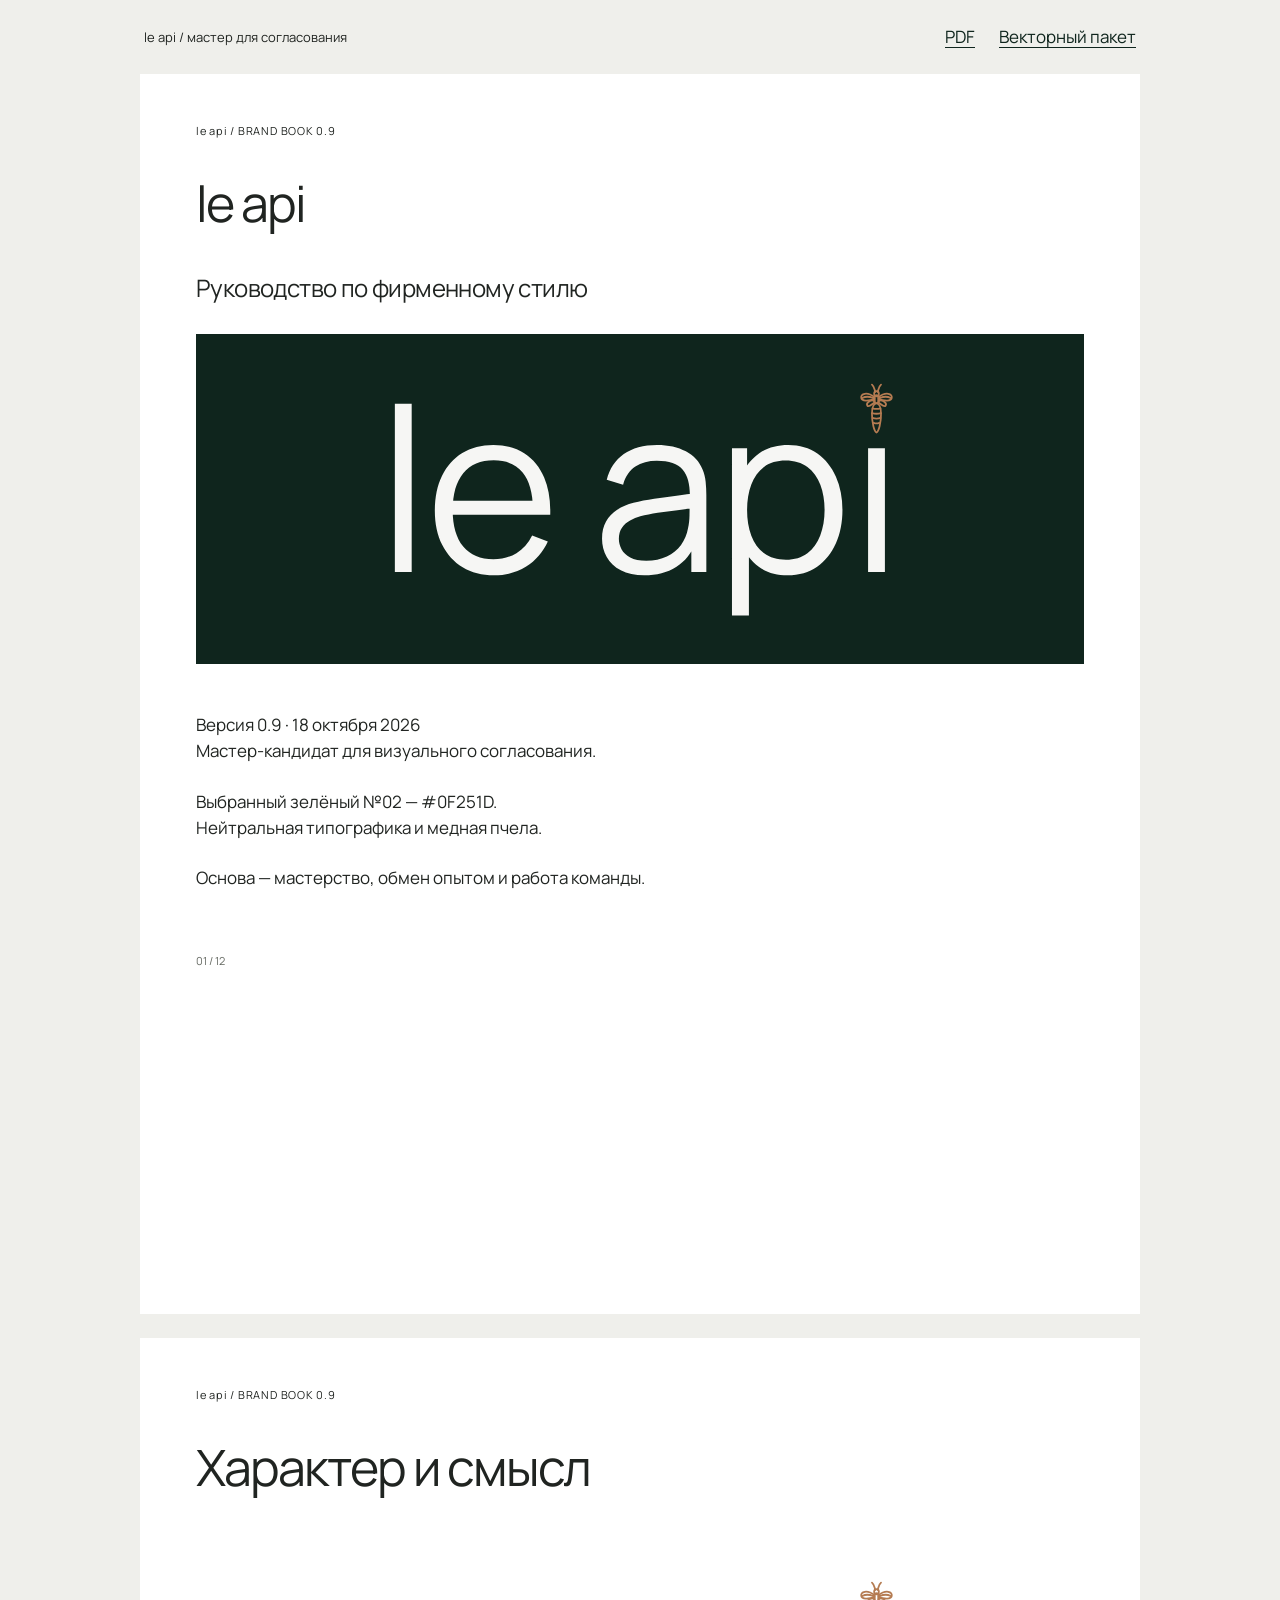
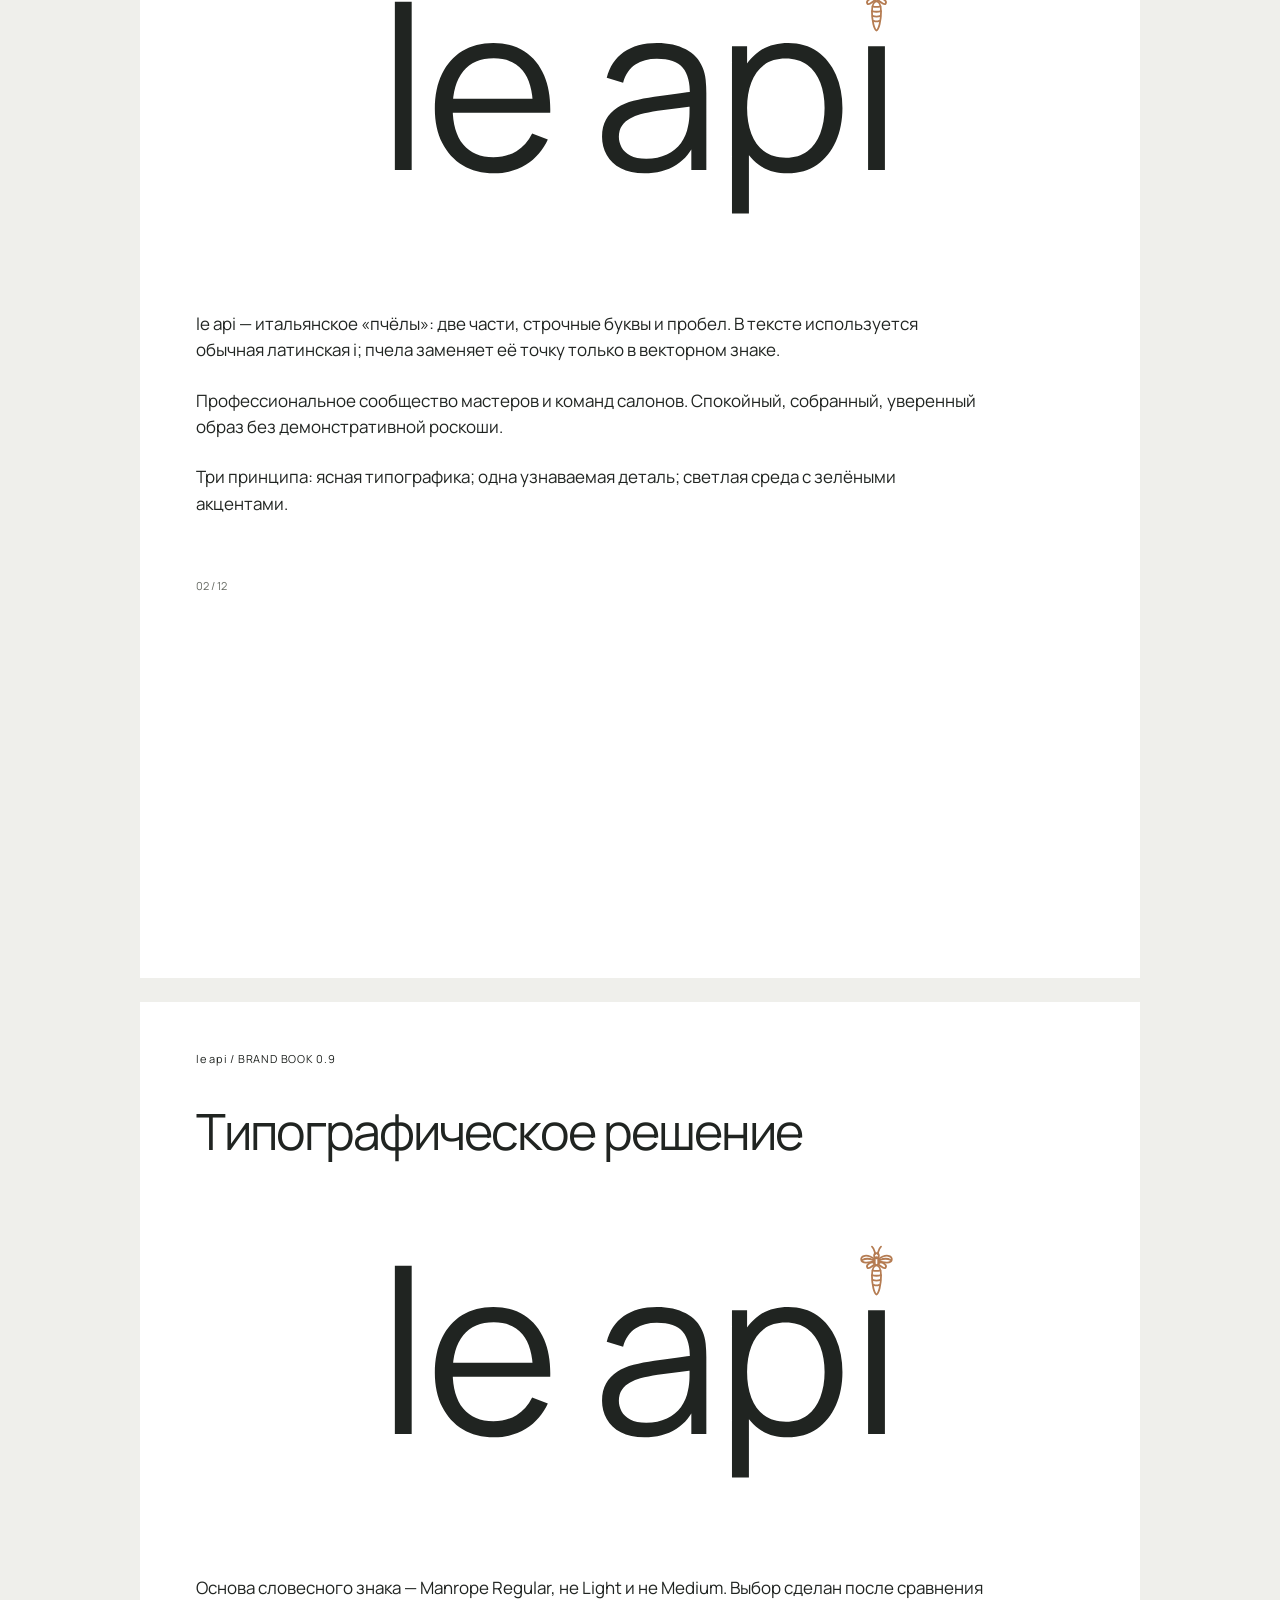
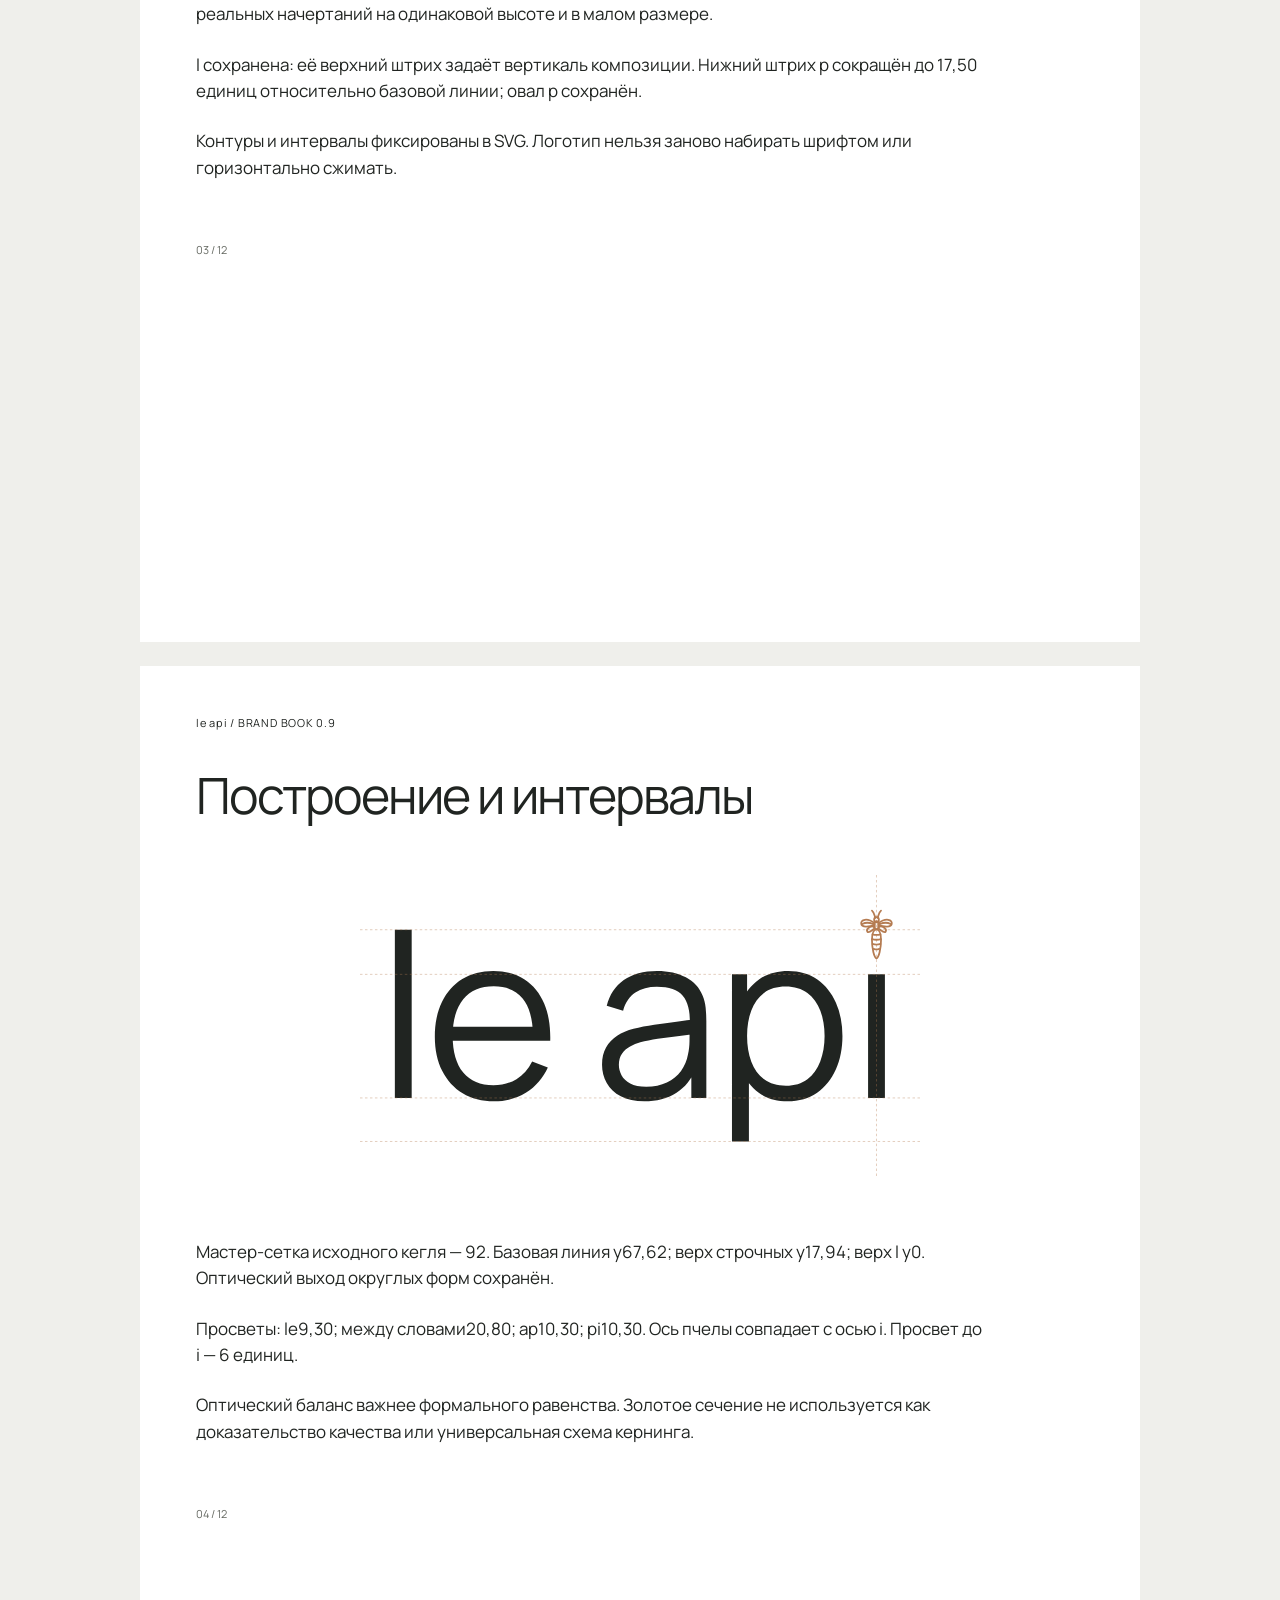
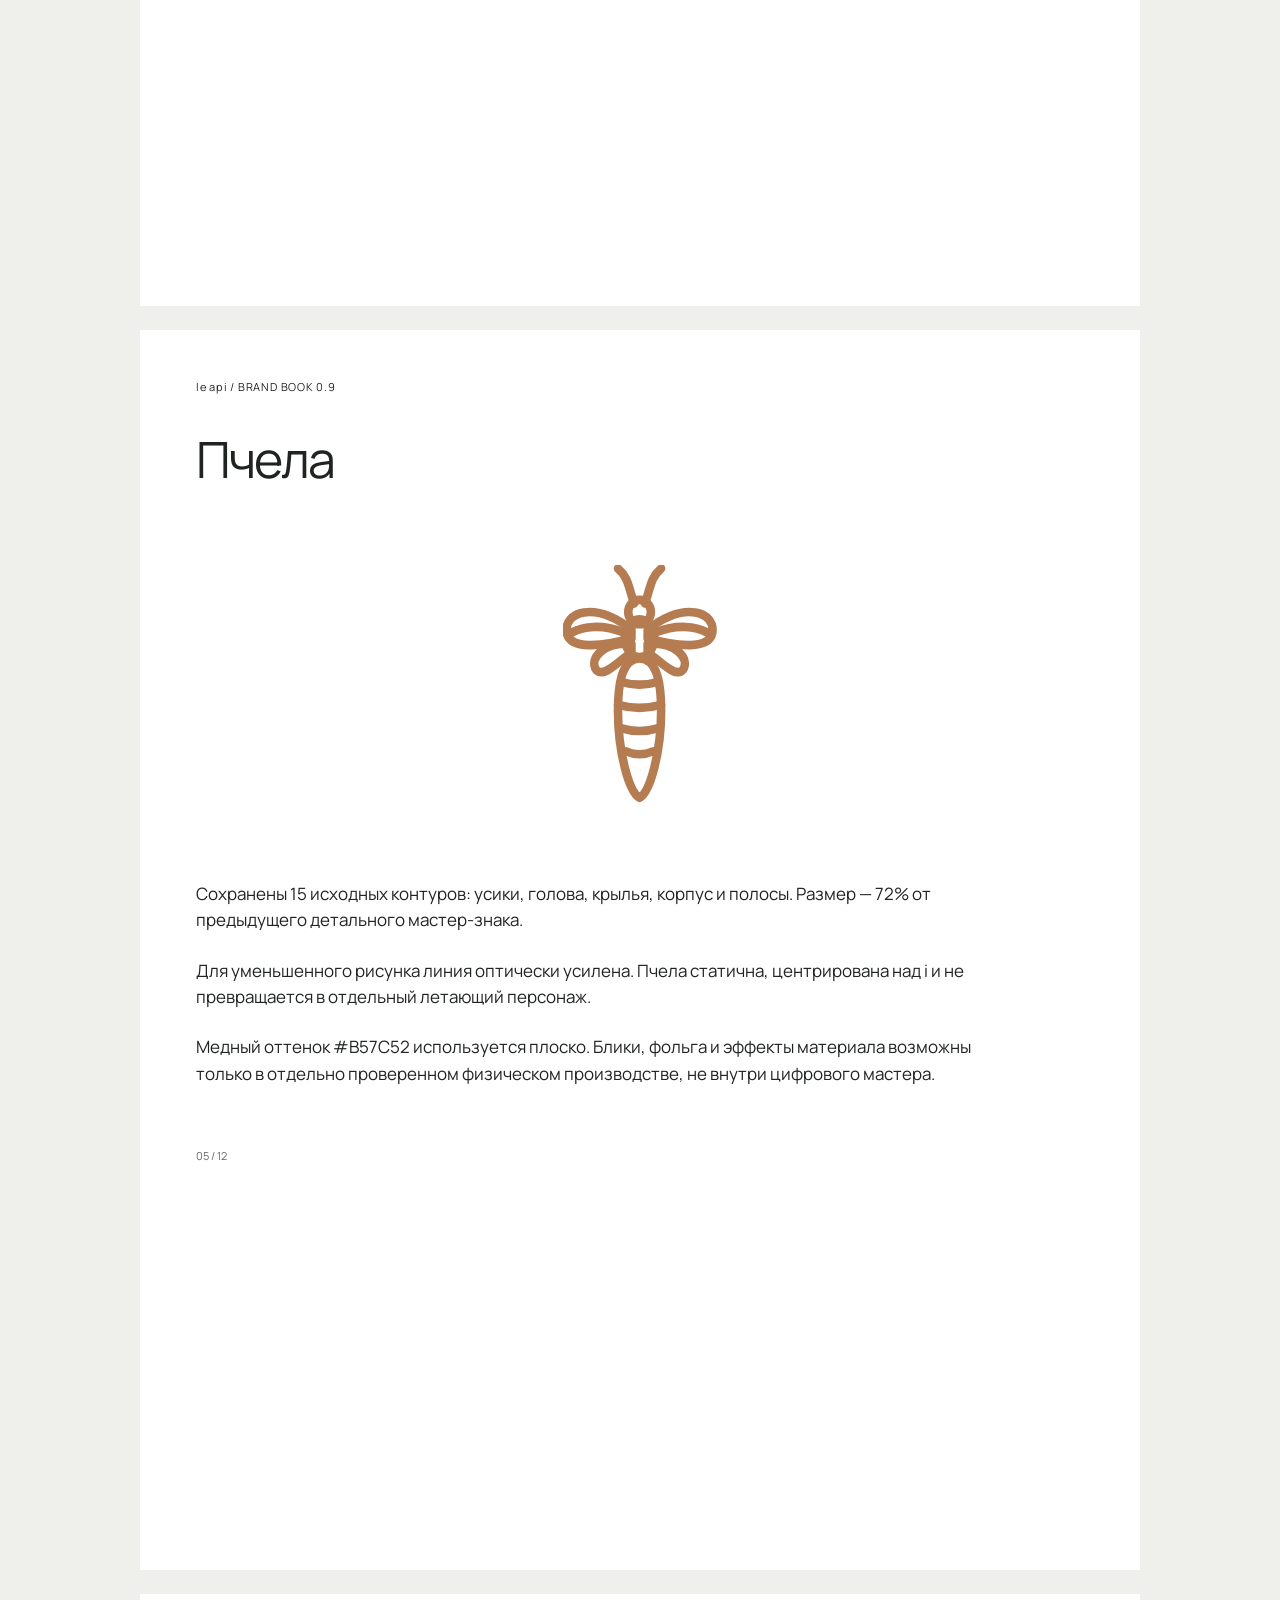
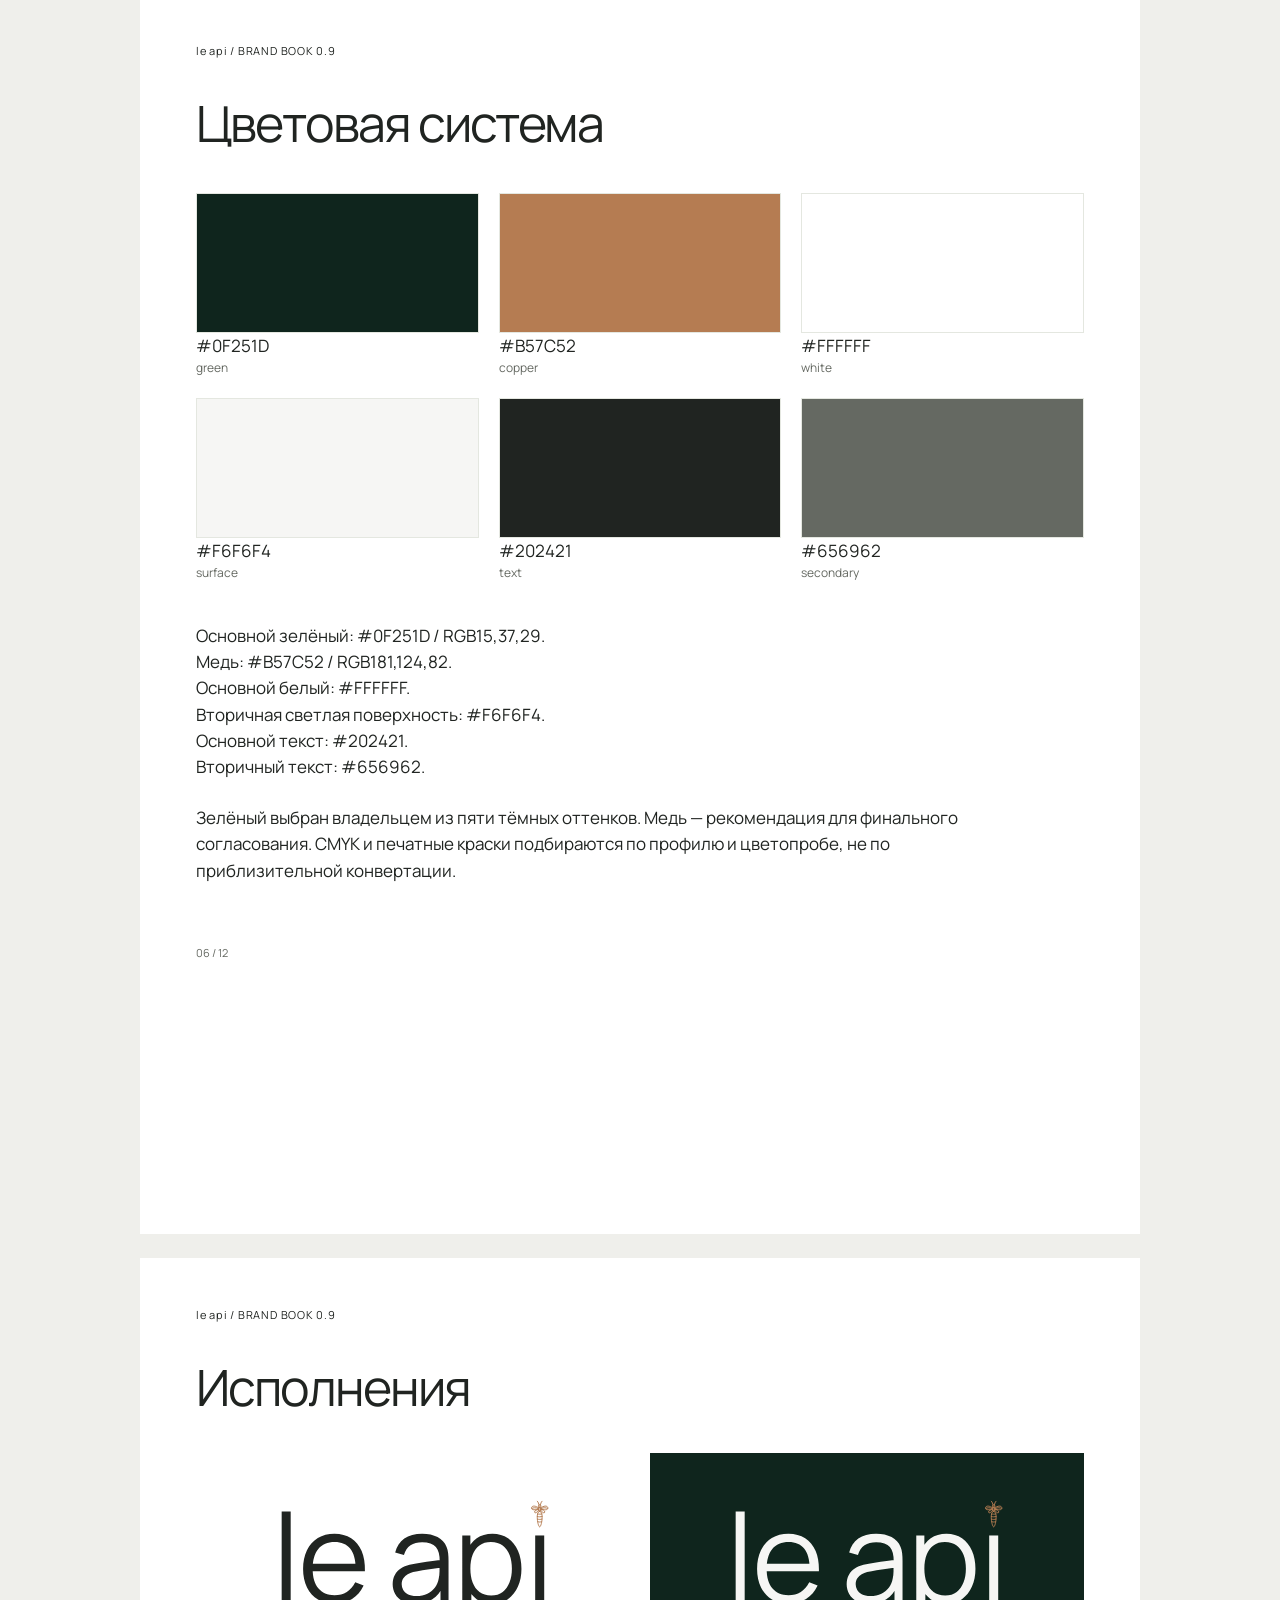
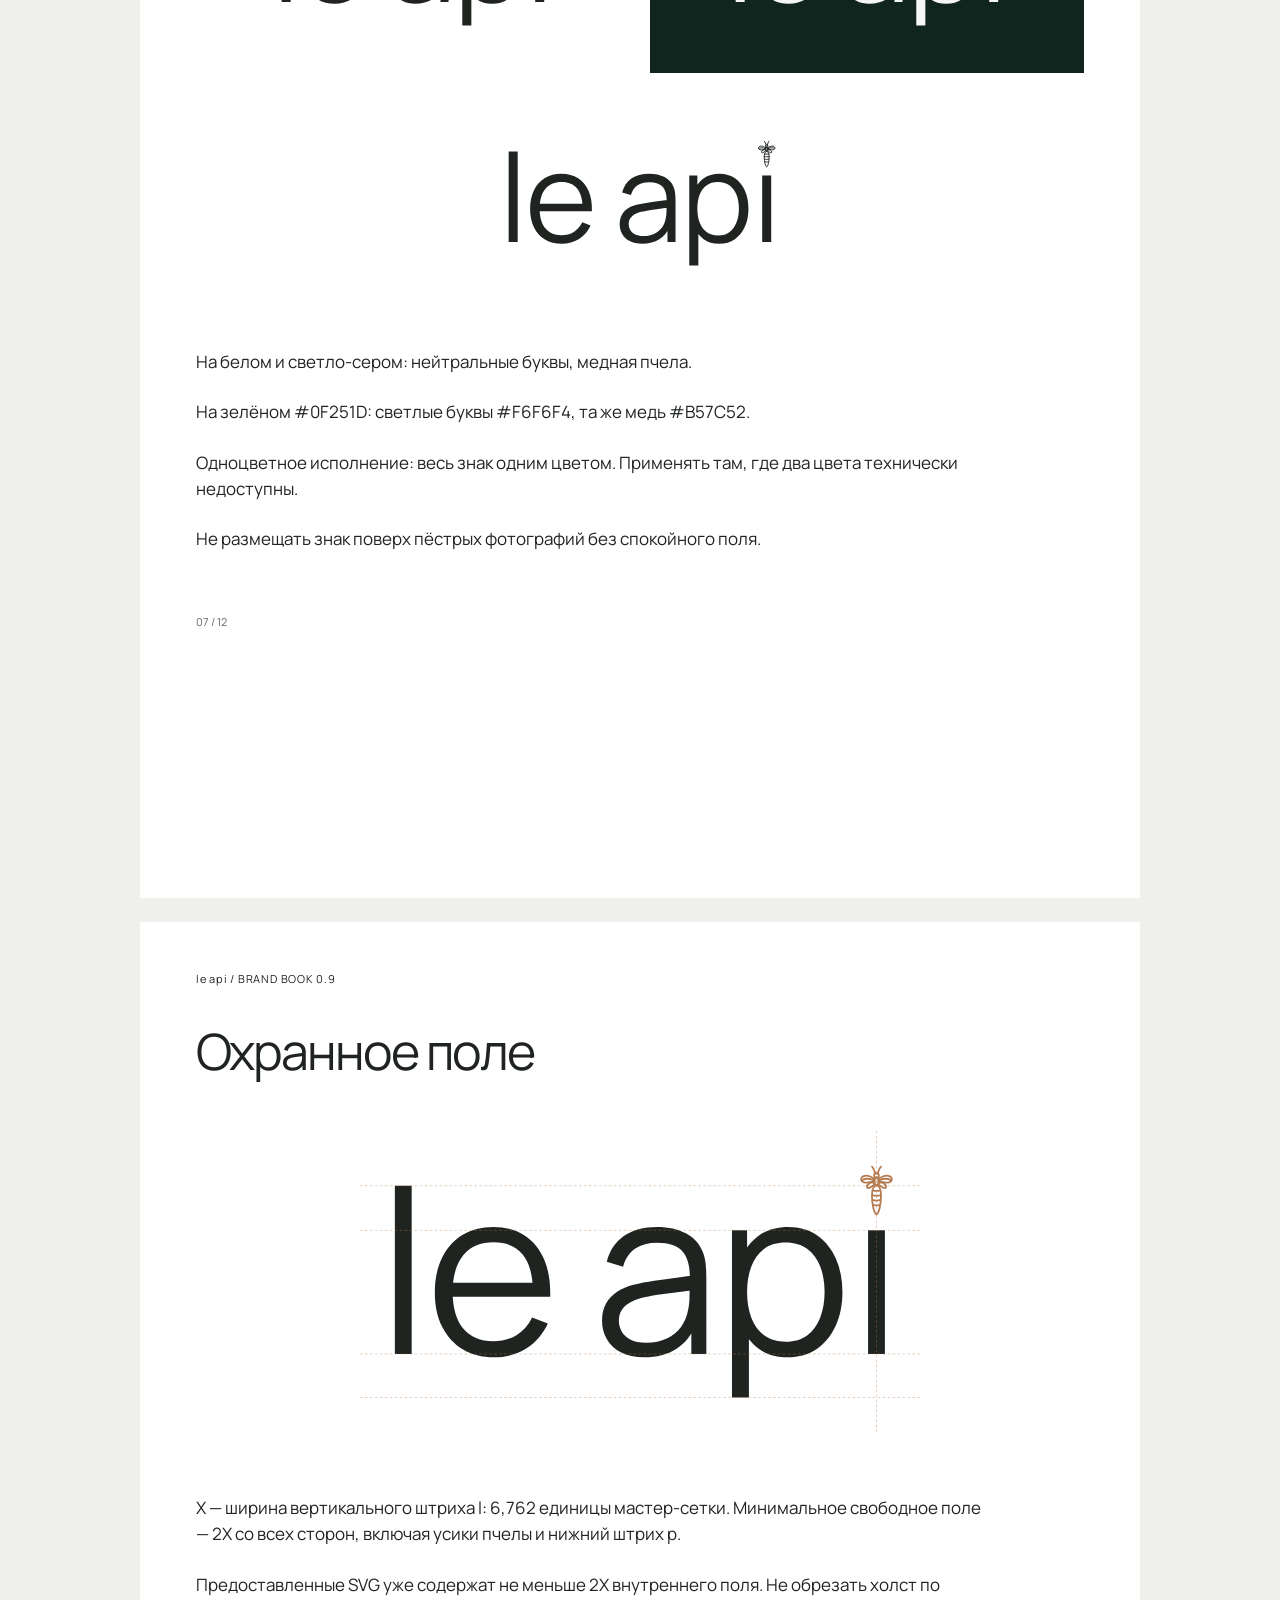
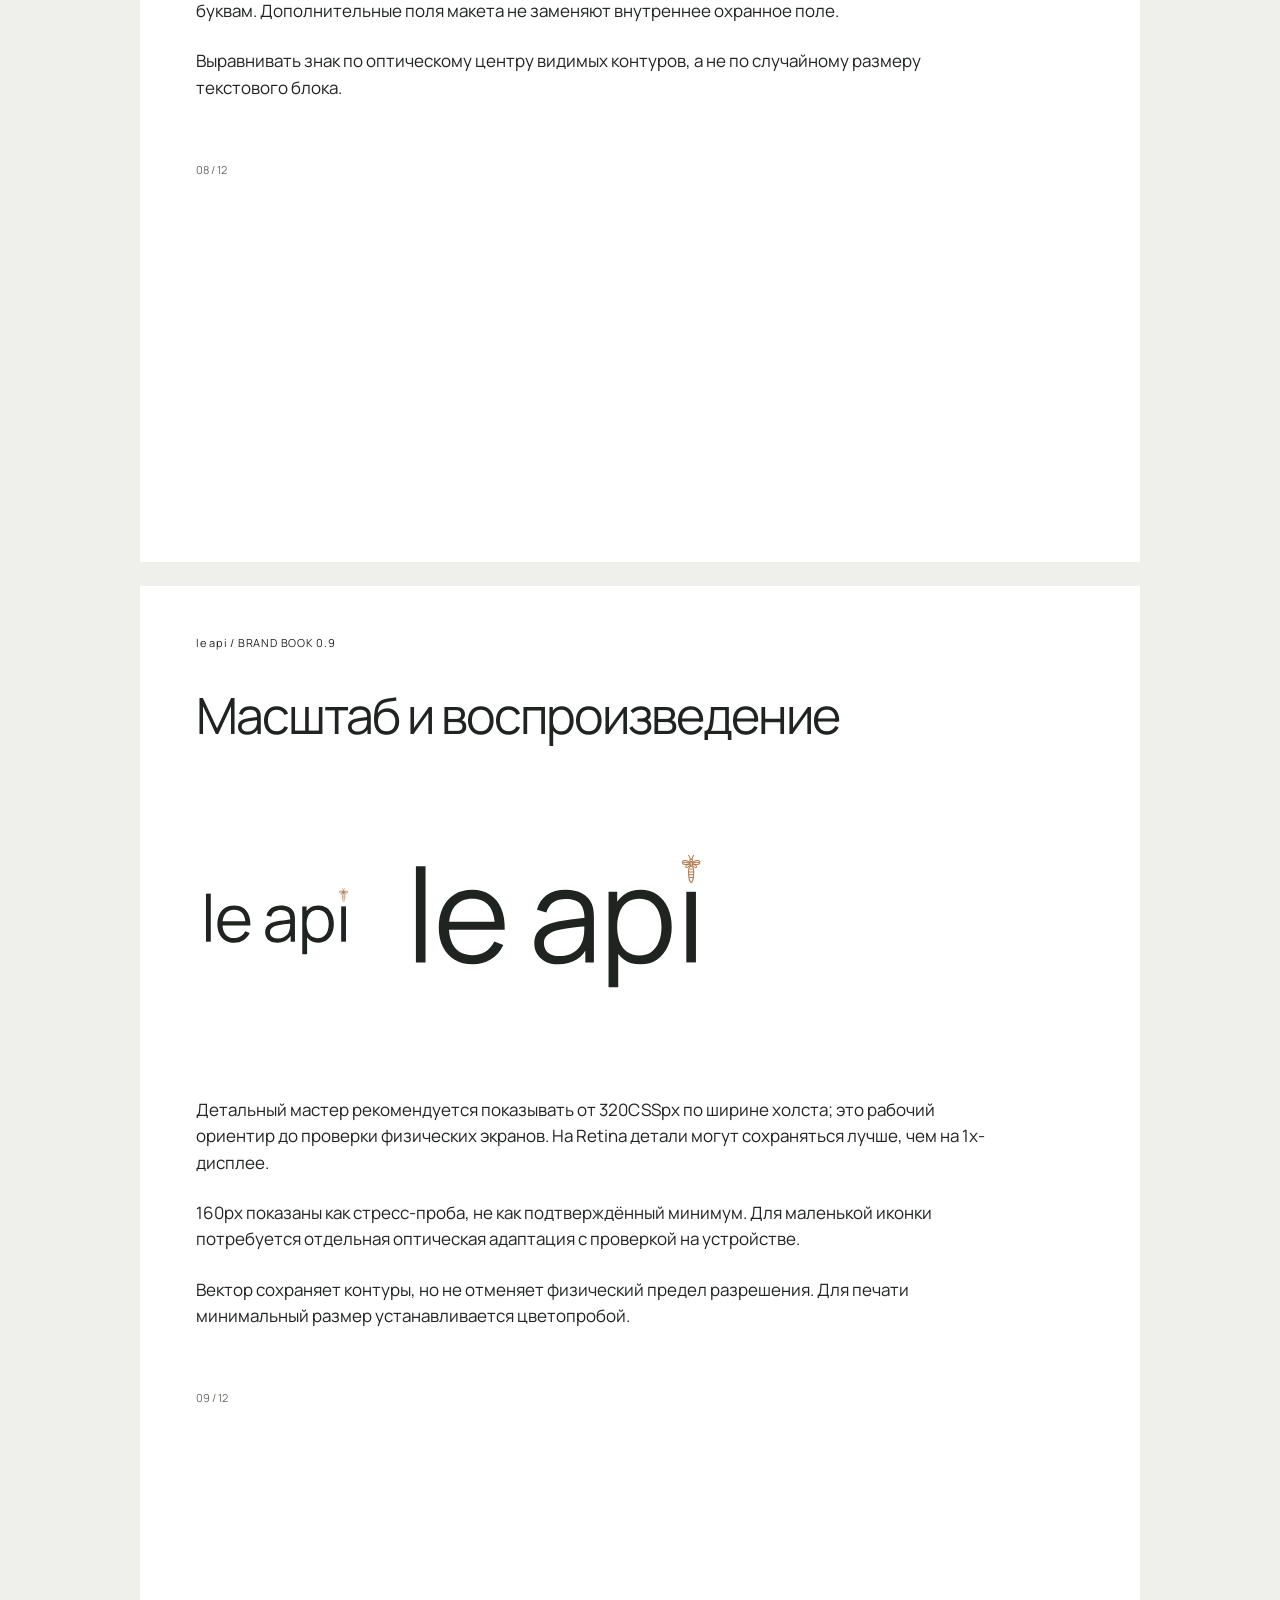
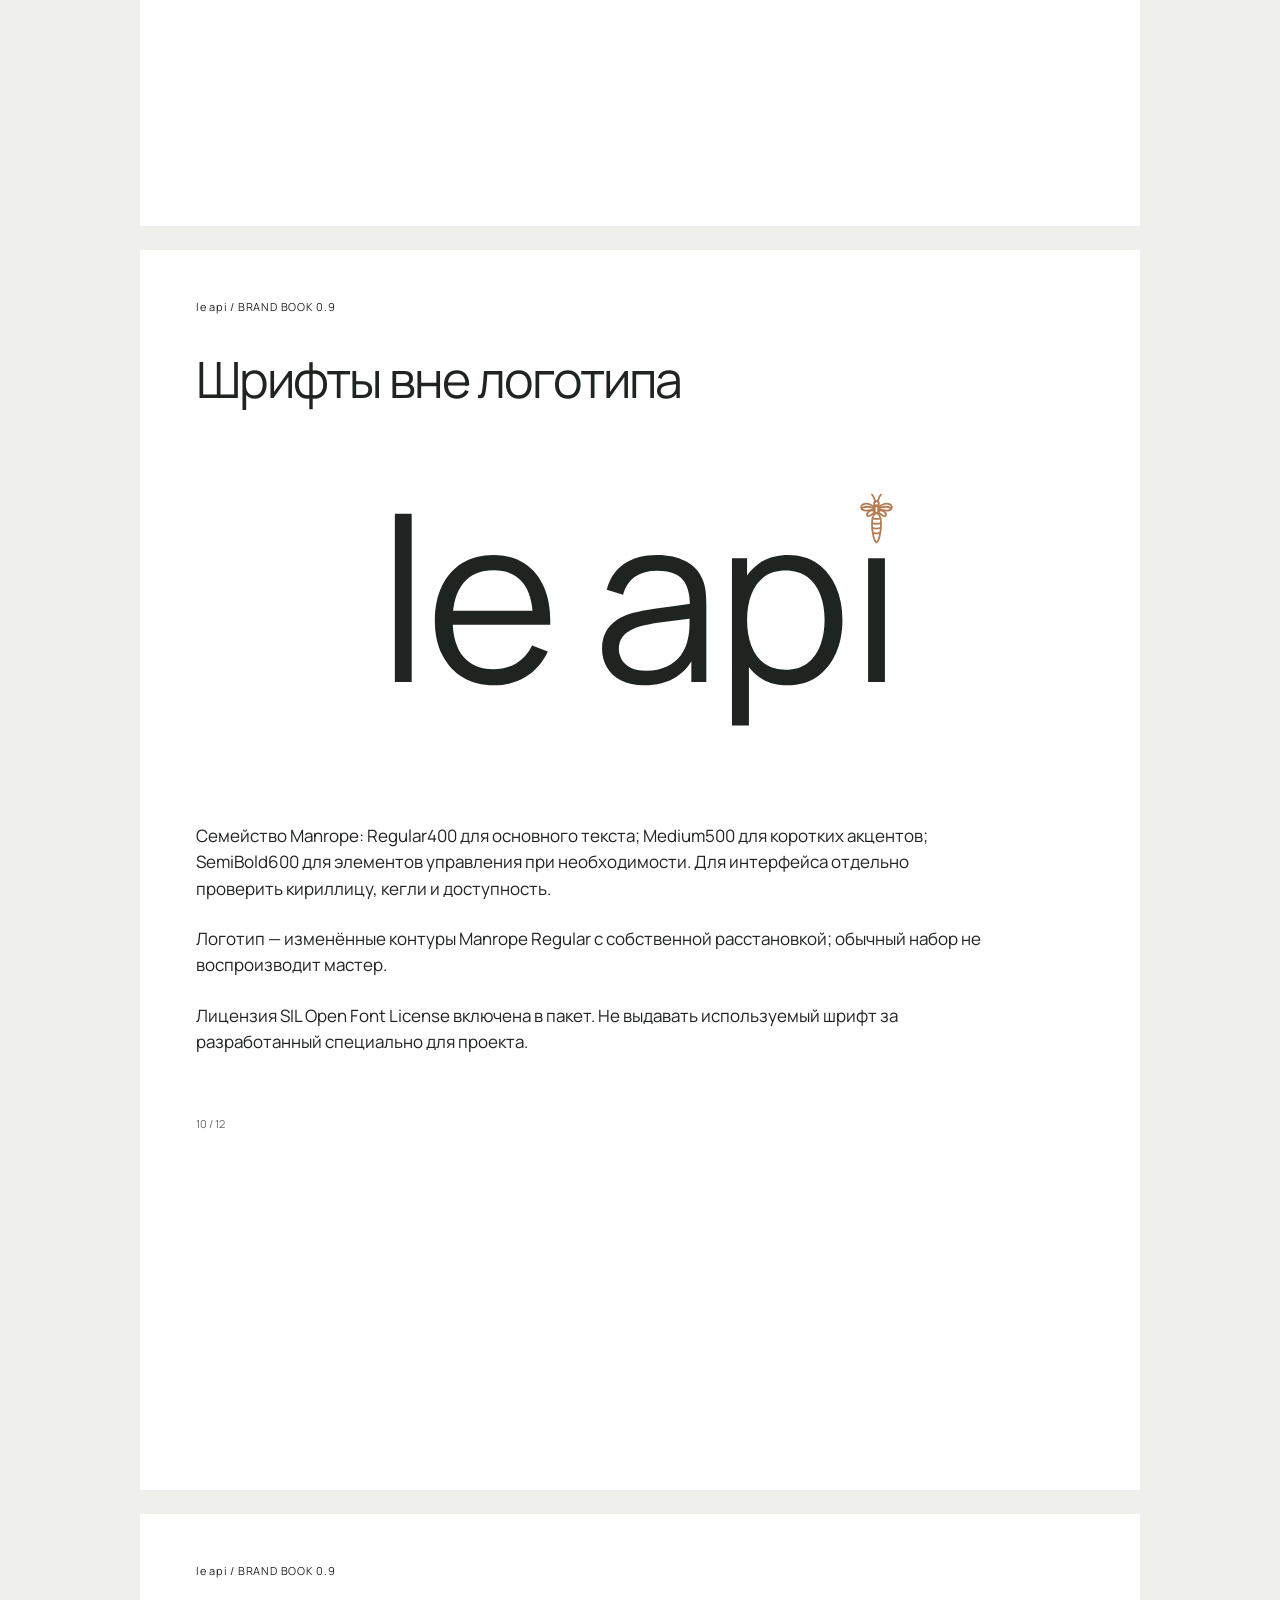
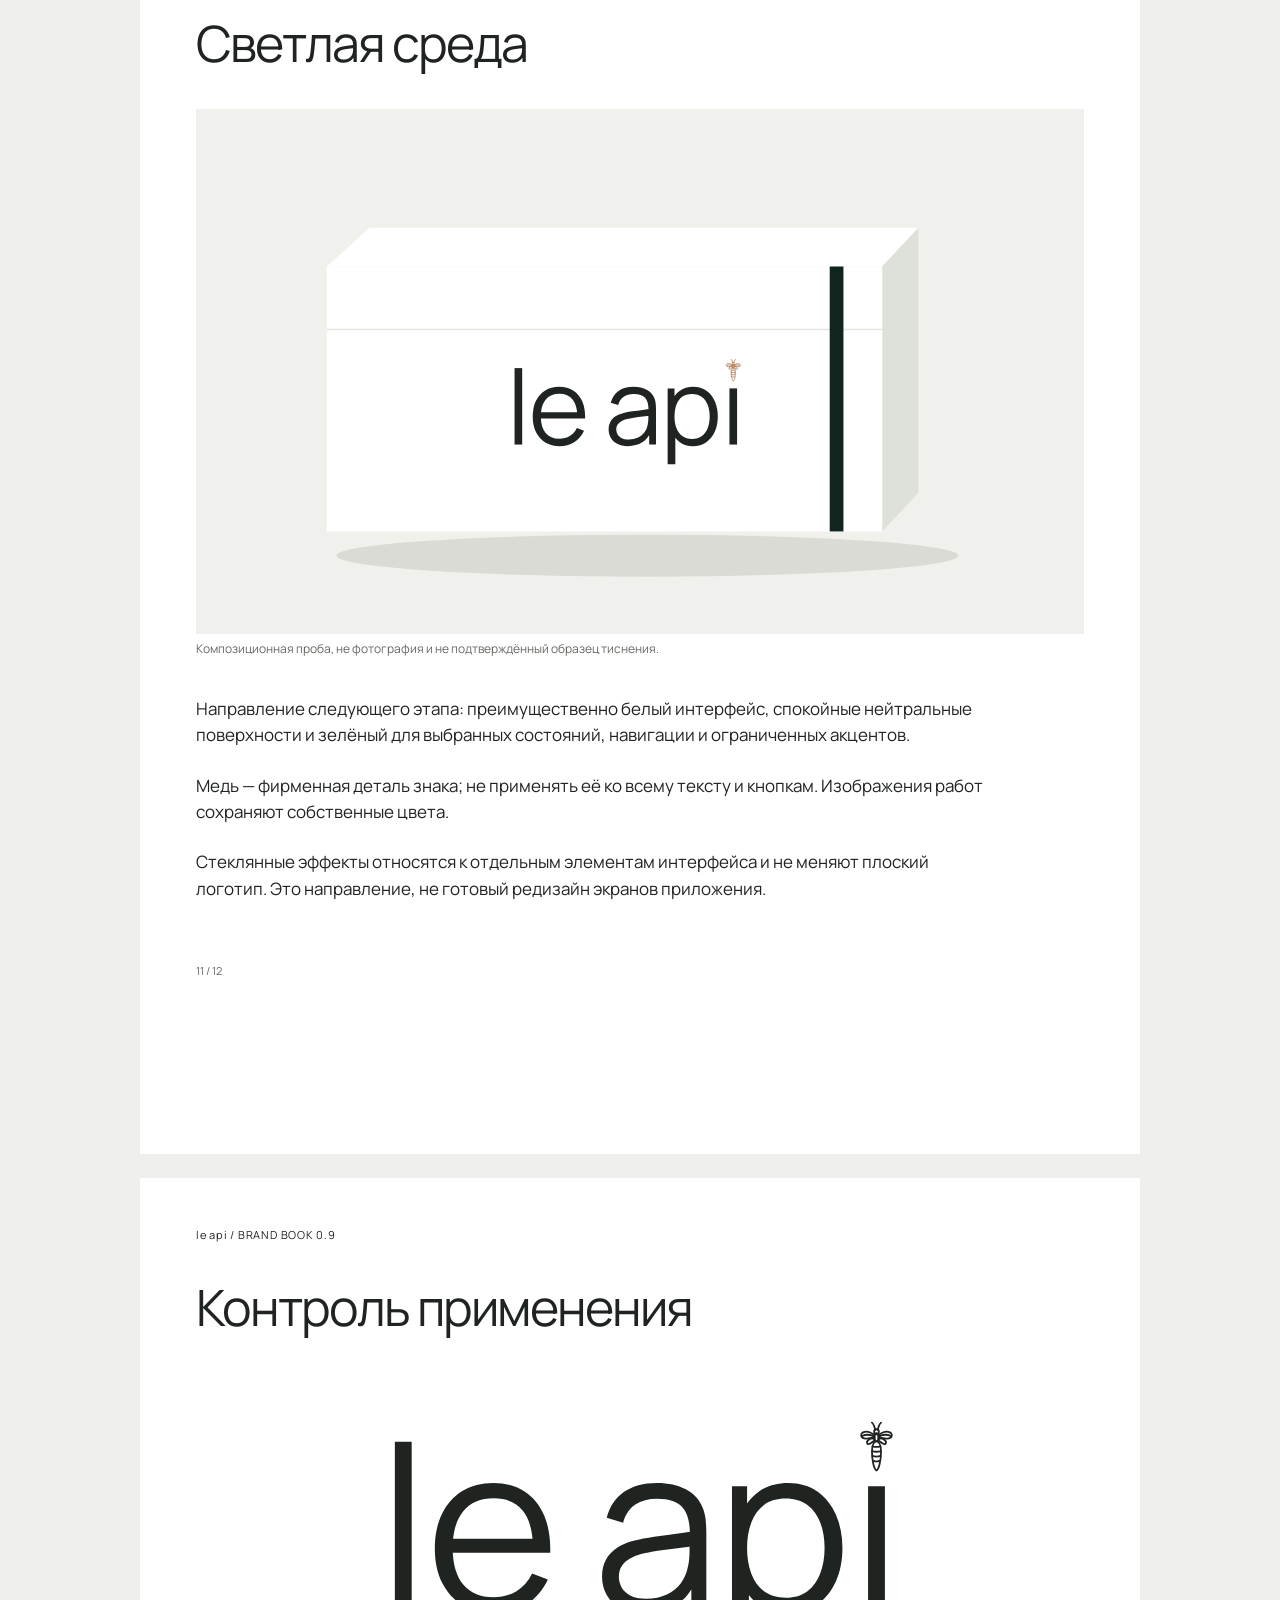
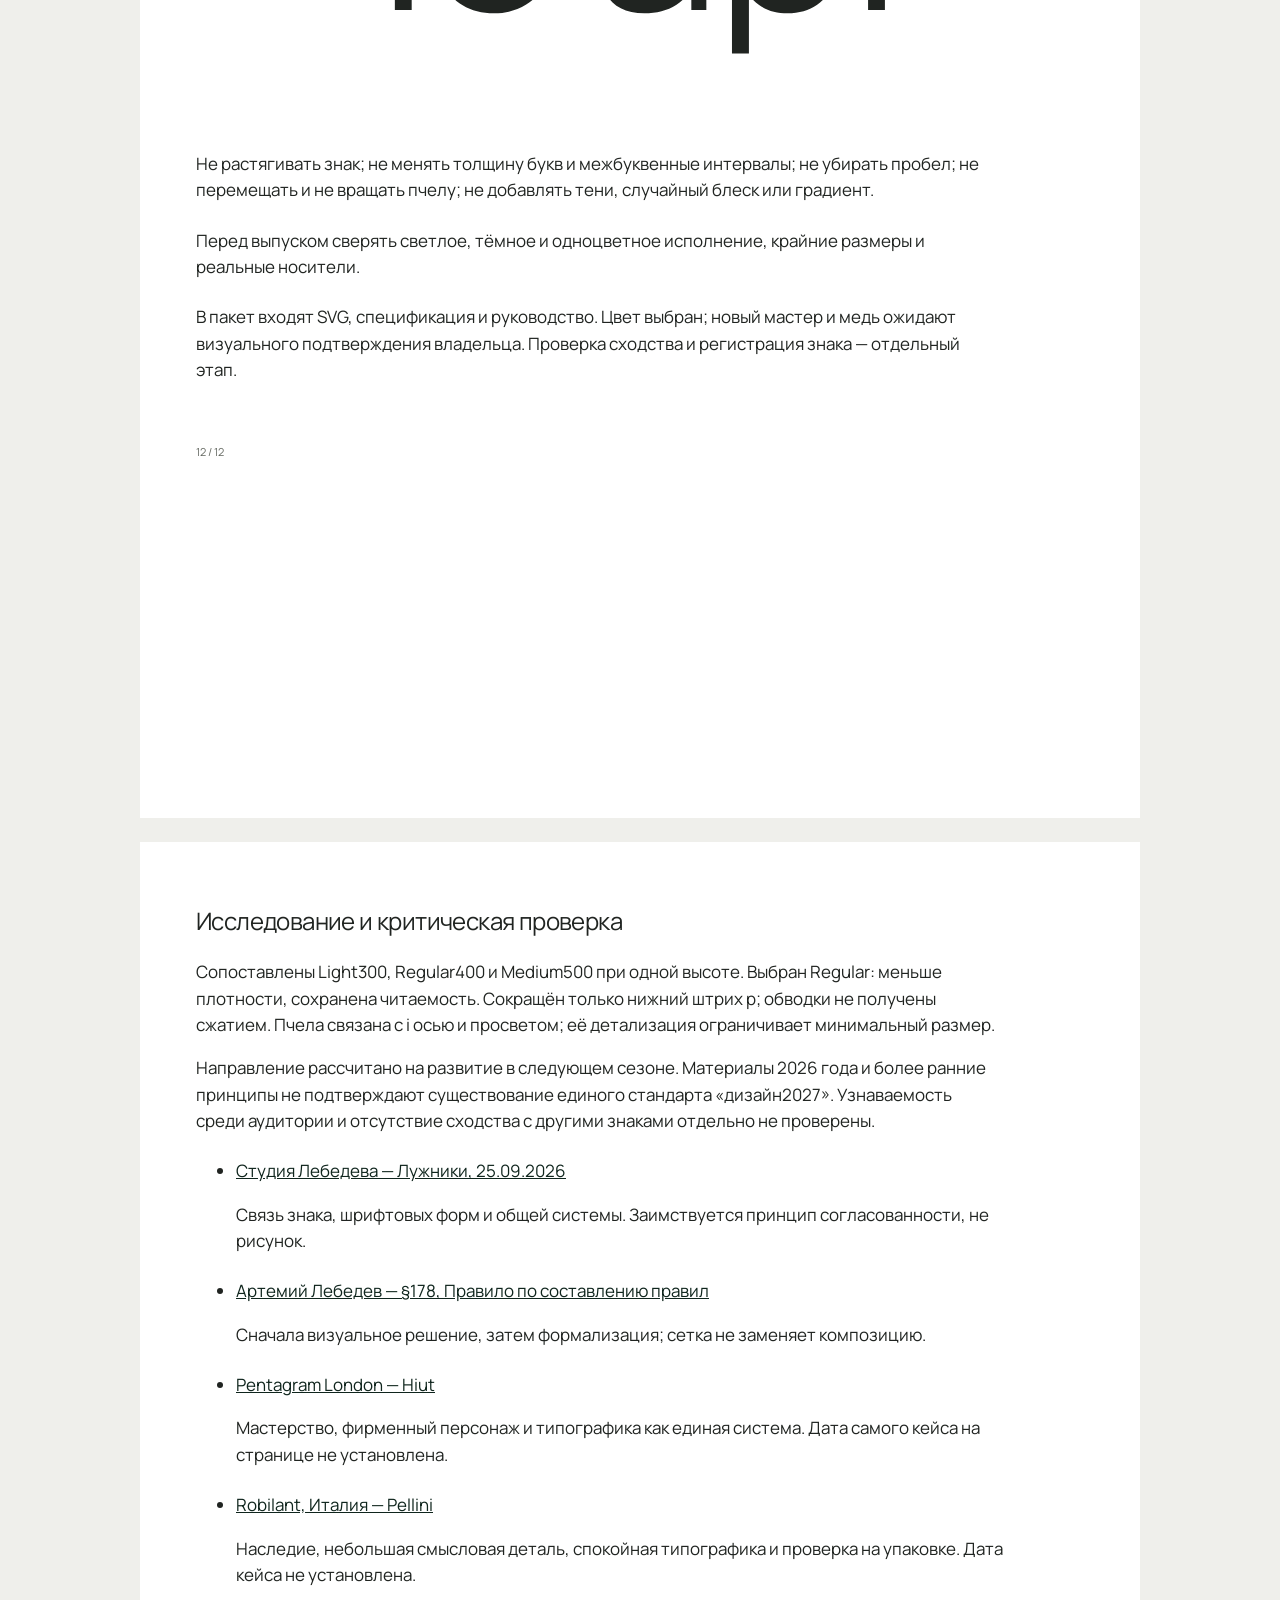
<file: identity/brandbook/index.html>
<!doctype html><html lang="ru"><head><meta charset="utf-8"><meta name="viewport" content="width=device-width,initial-scale=1"><meta name="theme-color" content="#FFFFFF"><meta name="robots" content="noindex,nofollow"><title>le api — брендбук и единый мастер 0.9</title><link rel="stylesheet" href="brandbook.css"></head><body><nav class="downloads"><span>le api / мастер для согласования</span><a href="le-api-brandbook.pdf">PDF</a><a href="le-api-brand-kit.zip">Векторный пакет</a></nav><main><section class="book-page" id="page-1"><div class="eyebrow">le api / BRAND BOOK 0.9</div><h1>le api</h1><h2>Руководство по фирменному стилю</h2><div class="green logo-panel"><img src="le-api-inverse.svg" alt="le api на выбранном зелёном"></div><div class="body"><p>Версия 0.9 · 18 октября 2026<br>Мастер-кандидат для визуального согласования.</p><p>Выбранный зелёный №02 — #0F251D.<br>Нейтральная типографика и медная пчела.</p><p>Основа — мастерство, обмен опытом и работа команды.</p></div><footer>01 / 12</footer></section><section class="book-page" id="page-2"><div class="eyebrow">le api / BRAND BOOK 0.9</div><h1>Характер и смысл</h1><div class="logo-panel"><img src="le-api-light.svg" alt="Единый мастер le api"></div><div class="body"><p>le api — итальянское «пчёлы»: две части, строчные буквы и пробел. В тексте используется обычная латинская i; пчела заменяет её точку только в векторном знаке.</p><p>Профессиональное сообщество мастеров и команд салонов. Спокойный, собранный, уверенный образ без демонстративной роскоши.</p><p>Три принципа: ясная типографика; одна узнаваемая деталь; светлая среда с зелёными акцентами.</p></div><footer>02 / 12</footer></section><section class="book-page" id="page-3"><div class="eyebrow">le api / BRAND BOOK 0.9</div><h1>Типографическое решение</h1><div class="logo-panel"><img src="le-api-light.svg" alt="Единый мастер le api"></div><div class="body"><p>Основа словесного знака — Manrope Regular, не Light и не Medium. Выбор сделан после сравнения реальных начертаний на одинаковой высоте и в малом размере.</p><p>l сохранена: её верхний штрих задаёт вертикаль композиции. Нижний штрих p сокращён до 17,50 единиц относительно базовой линии; овал p сохранён.</p><p>Контуры и интервалы фиксированы в SVG. Логотип нельзя заново набирать шрифтом или горизонтально сжимать.</p></div><footer>03 / 12</footer></section><section class="book-page" id="page-4"><div class="eyebrow">le api / BRAND BOOK 0.9</div><h1>Построение и интервалы</h1><div class="logo-panel"><img src="construction.svg" alt="Построение логотипа и базовые линии"></div><div class="body"><p>Мастер-сетка исходного кегля — 92. Базовая линия y67,62; верх строчных y17,94; верх l y0. Оптический выход округлых форм сохранён.</p><p>Просветы: le9,30; между словами20,80; ap10,30; pi10,30. Ось пчелы совпадает с осью i. Просвет до i — 6 единиц.</p><p>Оптический баланс важнее формального равенства. Золотое сечение не используется как доказательство качества или универсальная схема кернинга.</p></div><footer>04 / 12</footer></section><section class="book-page" id="page-5"><div class="eyebrow">le api / BRAND BOOK 0.9</div><h1>Пчела</h1><div class="bee-panel"><img src="bee-copper.svg" alt="Детальная пчела"></div><div class="body"><p>Сохранены 15 исходных контуров: усики, голова, крылья, корпус и полосы. Размер — 72% от предыдущего детального мастер-знака.</p><p>Для уменьшенного рисунка линия оптически усилена. Пчела статична, центрирована над i и не превращается в отдельный летающий персонаж.</p><p>Медный оттенок #B57C52 используется плоско. Блики, фольга и эффекты материала возможны только в отдельно проверенном физическом производстве, не внутри цифрового мастера.</p></div><footer>05 / 12</footer></section><section class="book-page" id="page-6"><div class="eyebrow">le api / BRAND BOOK 0.9</div><h1>Цветовая система</h1><div class="swatches"><div><span style="background:#0F251D"></span><b>#0F251D</b><small>green</small></div><div><span style="background:#B57C52"></span><b>#B57C52</b><small>copper</small></div><div><span style="background:#FFFFFF"></span><b>#FFFFFF</b><small>white</small></div><div><span style="background:#F6F6F4"></span><b>#F6F6F4</b><small>surface</small></div><div><span style="background:#202421"></span><b>#202421</b><small>text</small></div><div><span style="background:#656962"></span><b>#656962</b><small>secondary</small></div></div><div class="body"><p>Основной зелёный: #0F251D / RGB15,37,29.<br>Медь: #B57C52 / RGB181,124,82.<br>Основной белый: #FFFFFF.<br>Вторичная светлая поверхность: #F6F6F4.<br>Основной текст: #202421.<br>Вторичный текст: #656962.</p><p>Зелёный выбран владельцем из пяти тёмных оттенков. Медь — рекомендация для финального согласования. CMYK и печатные краски подбираются по профилю и цветопробе, не по приблизительной конвертации.</p></div><footer>06 / 12</footer></section><section class="book-page" id="page-7"><div class="eyebrow">le api / BRAND BOOK 0.9</div><h1>Исполнения</h1><div class="variants"><div><img src="le-api-light.svg" alt="Светлый фон"></div><div class="green"><img src="le-api-inverse.svg" alt="Зелёный фон"></div><div><img src="le-api-mono.svg" alt="Одноцветный"></div></div><div class="body"><p>На белом и светло-сером: нейтральные буквы, медная пчела.</p><p>На зелёном #0F251D: светлые буквы #F6F6F4, та же медь #B57C52.</p><p>Одноцветное исполнение: весь знак одним цветом. Применять там, где два цвета технически недоступны.</p><p>Не размещать знак поверх пёстрых фотографий без спокойного поля.</p></div><footer>07 / 12</footer></section><section class="book-page" id="page-8"><div class="eyebrow">le api / BRAND BOOK 0.9</div><h1>Охранное поле</h1><div class="logo-panel"><img src="construction.svg" alt="Построение логотипа и базовые линии"></div><div class="body"><p>X — ширина вертикального штриха l: 6,762 единицы мастер-сетки. Минимальное свободное поле — 2X со всех сторон, включая усики пчелы и нижний штрих p.</p><p>Предоставленные SVG уже содержат не меньше 2X внутреннего поля. Не обрезать холст по буквам. Дополнительные поля макета не заменяют внутреннее охранное поле.</p><p>Выравнивать знак по оптическому центру видимых контуров, а не по случайному размеру текстового блока.</p></div><footer>08 / 12</footer></section><section class="book-page" id="page-9"><div class="eyebrow">le api / BRAND BOOK 0.9</div><h1>Масштаб и воспроизведение</h1><div class="sizes"><img src="le-api-light.svg" width="160" alt="160px стресс-проба"><img src="le-api-light.svg" width="320" alt="320px мастер"></div><div class="body"><p>Детальный мастер рекомендуется показывать от 320CSSpx по ширине холста; это рабочий ориентир до проверки физических экранов. На Retina детали могут сохраняться лучше, чем на 1x-дисплее.</p><p>160px показаны как стресс-проба, не как подтверждённый минимум. Для маленькой иконки потребуется отдельная оптическая адаптация с проверкой на устройстве.</p><p>Вектор сохраняет контуры, но не отменяет физический предел разрешения. Для печати минимальный размер устанавливается цветопробой.</p></div><footer>09 / 12</footer></section><section class="book-page" id="page-10"><div class="eyebrow">le api / BRAND BOOK 0.9</div><h1>Шрифты вне логотипа</h1><div class="logo-panel"><img src="le-api-light.svg" alt="Единый мастер le api"></div><div class="body"><p>Семейство Manrope: Regular400 для основного текста; Medium500 для коротких акцентов; SemiBold600 для элементов управления при необходимости. Для интерфейса отдельно проверить кириллицу, кегли и доступность.</p><p>Логотип — изменённые контуры Manrope Regular с собственной расстановкой; обычный набор не воспроизводит мастер.</p><p>Лицензия SIL Open Font License включена в пакет. Не выдавать используемый шрифт за разработанный специально для проекта.</p></div><footer>10 / 12</footer></section><section class="book-page" id="page-11"><div class="eyebrow">le api / BRAND BOOK 0.9</div><h1>Светлая среда</h1><div class="pack"><img src="packaging-study.svg" alt="Векторная композиционная проба белой коробки"></div><small>Композиционная проба, не фотография и не подтверждённый образец тиснения.</small><div class="body"><p>Направление следующего этапа: преимущественно белый интерфейс, спокойные нейтральные поверхности и зелёный для выбранных состояний, навигации и ограниченных акцентов.</p><p>Медь — фирменная деталь знака; не применять её ко всему тексту и кнопкам. Изображения работ сохраняют собственные цвета.</p><p>Стеклянные эффекты относятся к отдельным элементам интерфейса и не меняют плоский логотип. Это направление, не готовый редизайн экранов приложения.</p></div><footer>11 / 12</footer></section><section class="book-page" id="page-12"><div class="eyebrow">le api / BRAND BOOK 0.9</div><h1>Контроль применения</h1><div class="logo-panel"><img src="le-api-mono.svg" alt="Единый мастер le api"></div><div class="body"><p>Не растягивать знак; не менять толщину букв и межбуквенные интервалы; не убирать пробел; не перемещать и не вращать пчелу; не добавлять тени, случайный блеск или градиент.</p><p>Перед выпуском сверять светлое, тёмное и одноцветное исполнение, крайние размеры и реальные носители.</p><p>В пакет входят SVG, спецификация и руководство. Цвет выбран; новый мастер и медь ожидают визуального подтверждения владельца. Проверка сходства и регистрация знака — отдельный этап.</p></div><footer>12 / 12</footer></section></main><aside class="research"><h2>Исследование и критическая проверка</h2><p>Сопоставлены Light300, Regular400 и Medium500 при одной высоте. Выбран Regular: меньше плотности, сохранена читаемость. Сокращён только нижний штрих p; обводки не получены сжатием. Пчела связана с i осью и просветом; её детализация ограничивает минимальный размер.</p><p>Направление рассчитано на развитие в следующем сезоне. Материалы 2026 года и более ранние принципы не подтверждают существование единого стандарта «дизайн2027». Узнаваемость среди аудитории и отсутствие сходства с другими знаками отдельно не проверены.</p><ul><li><a href="https://www.artlebedev.ru/luzhniki/identity/">Студия Лебедева — Лужники, 25.09.2026</a><p>Связь знака, шрифтовых форм и общей системы. Заимствуется принцип согласованности, не рисунок.</p></li><li><a href="https://www.artlebedev.ru/kovodstvo/sections/178/">Артемий Лебедев — §178, Правило по составлению правил</a><p>Сначала визуальное решение, затем формализация; сетка не заменяет композицию.</p></li><li><a href="https://www.pentagram.com/work/hiut">Pentagram London — Hiut</a><p>Мастерство, фирменный персонаж и типографика как единая система. Дата самого кейса на странице не установлена.</p></li><li><a href="https://www.robilant.it/progetti/pellini">Robilant, Италия — Pellini</a><p>Наследие, небольшая смысловая деталь, спокойная типографика и проверка на упаковке. Дата кейса не установлена.</p></li><li><a href="https://glyphsapp.com/learn/kerning/">Glyphs — Kerning</a><p>Оценка пар и контекста в целевом размере, а не только при большом увеличении.</p></li><li><a href="https://graphicdesign.stackexchange.com/questions/128434/kerning-feedback-on-logo">Graphic Design Stack Exchange — Kerning feedback on logo</a><p>Профессиональное обсуждение: различать прямые и округлые границы, затем корректировать оптически.</p></li><li><a href="https://typeculture.com/wp-content/uploads/2016/02/tc_article_6.pdf">Mark Jamra — Optical Image Support</a><p>Оптические коррекции пропорций; примеры относятся к своим шрифтам, не задают обязательные размеры для Manrope.</p></li><li><a href="https://www.treccani.it/vocabolario/ape/">Treccani — ape</a><p>Итальянская основа названия.</p></li></ul></aside></body></html>
</file>
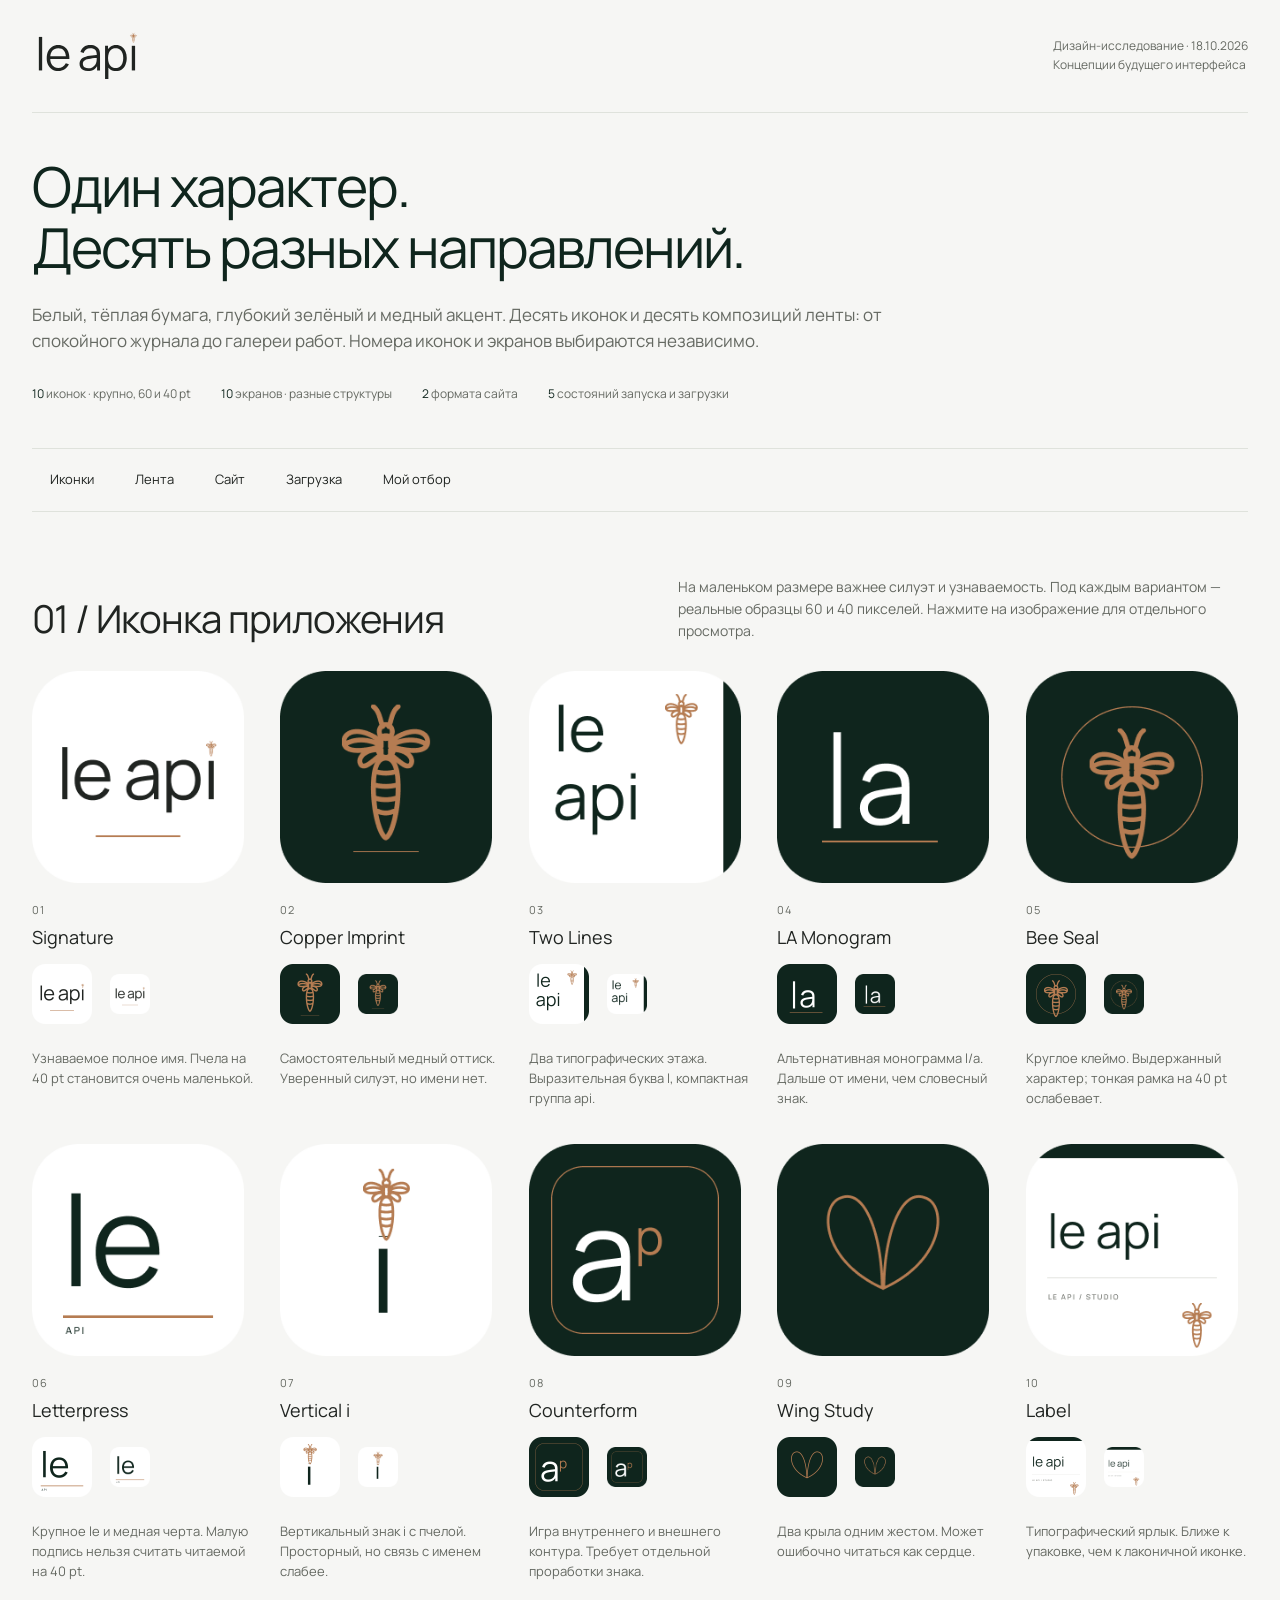
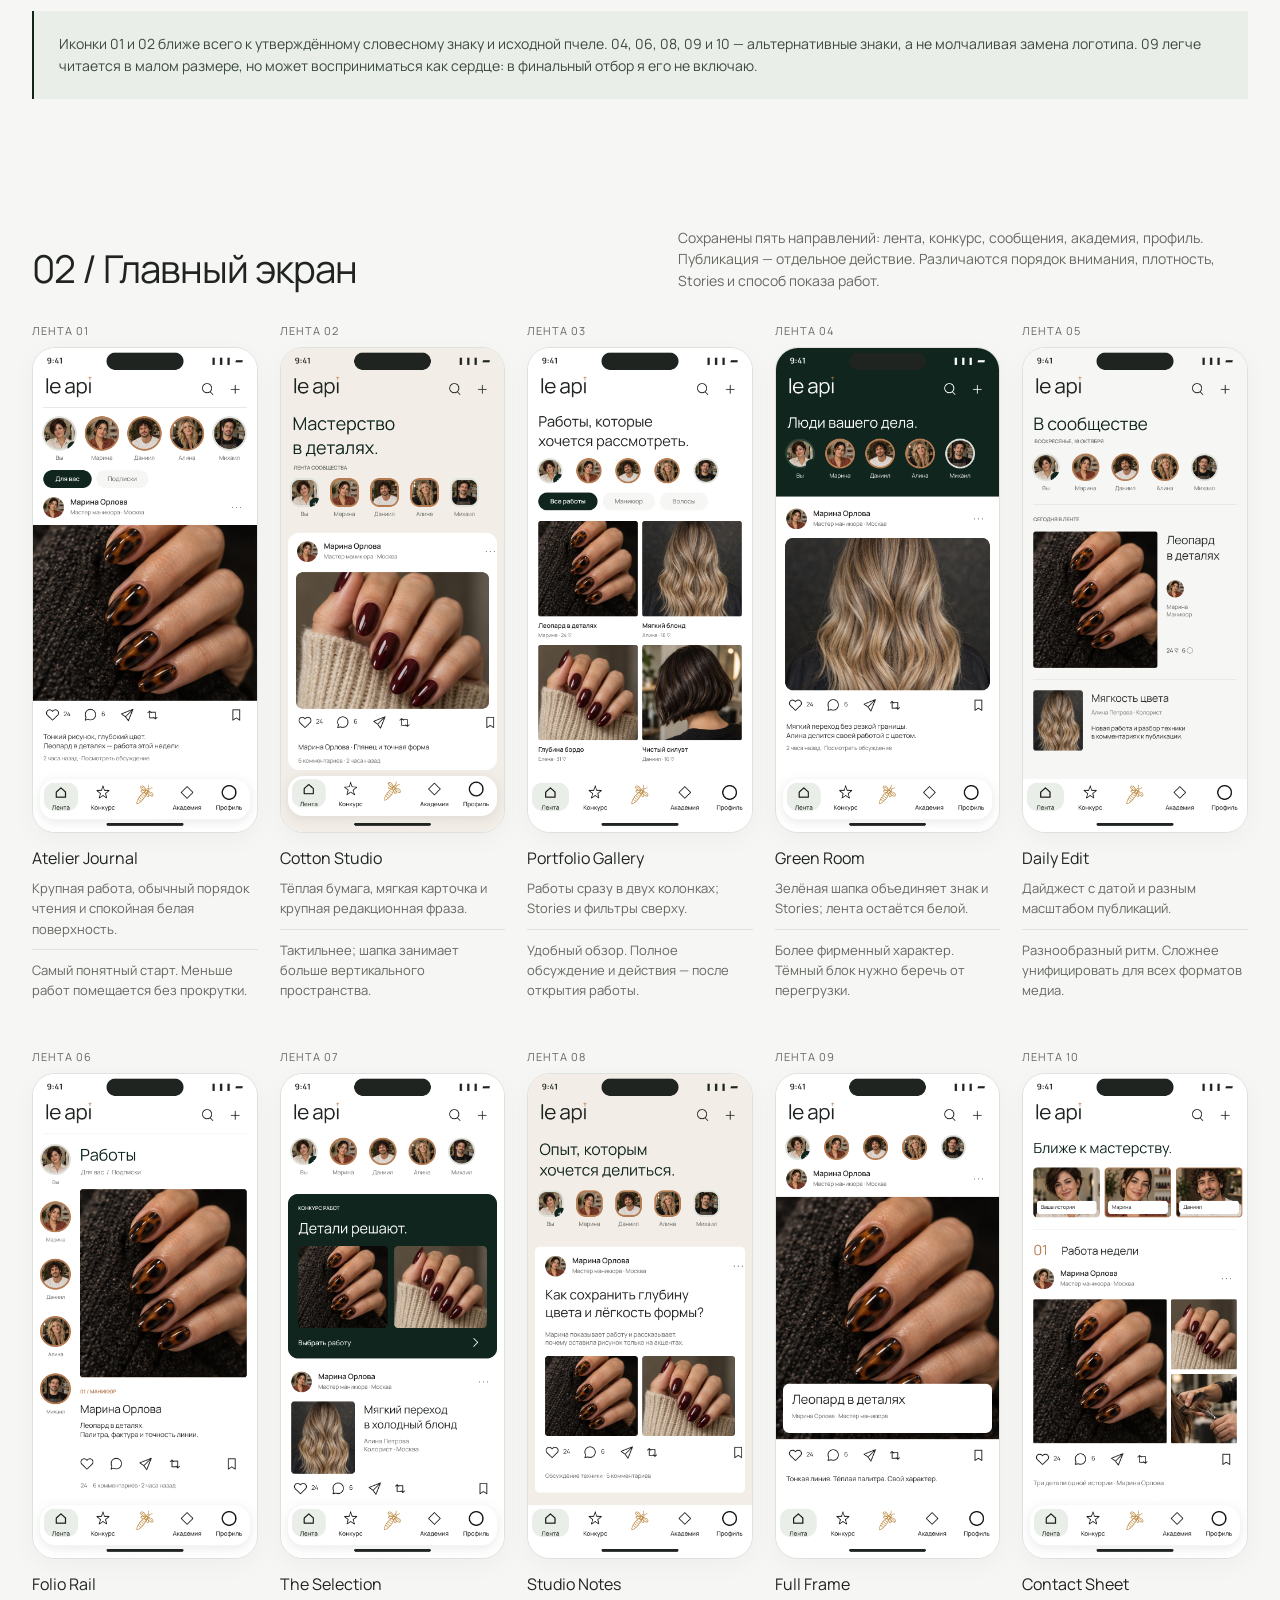
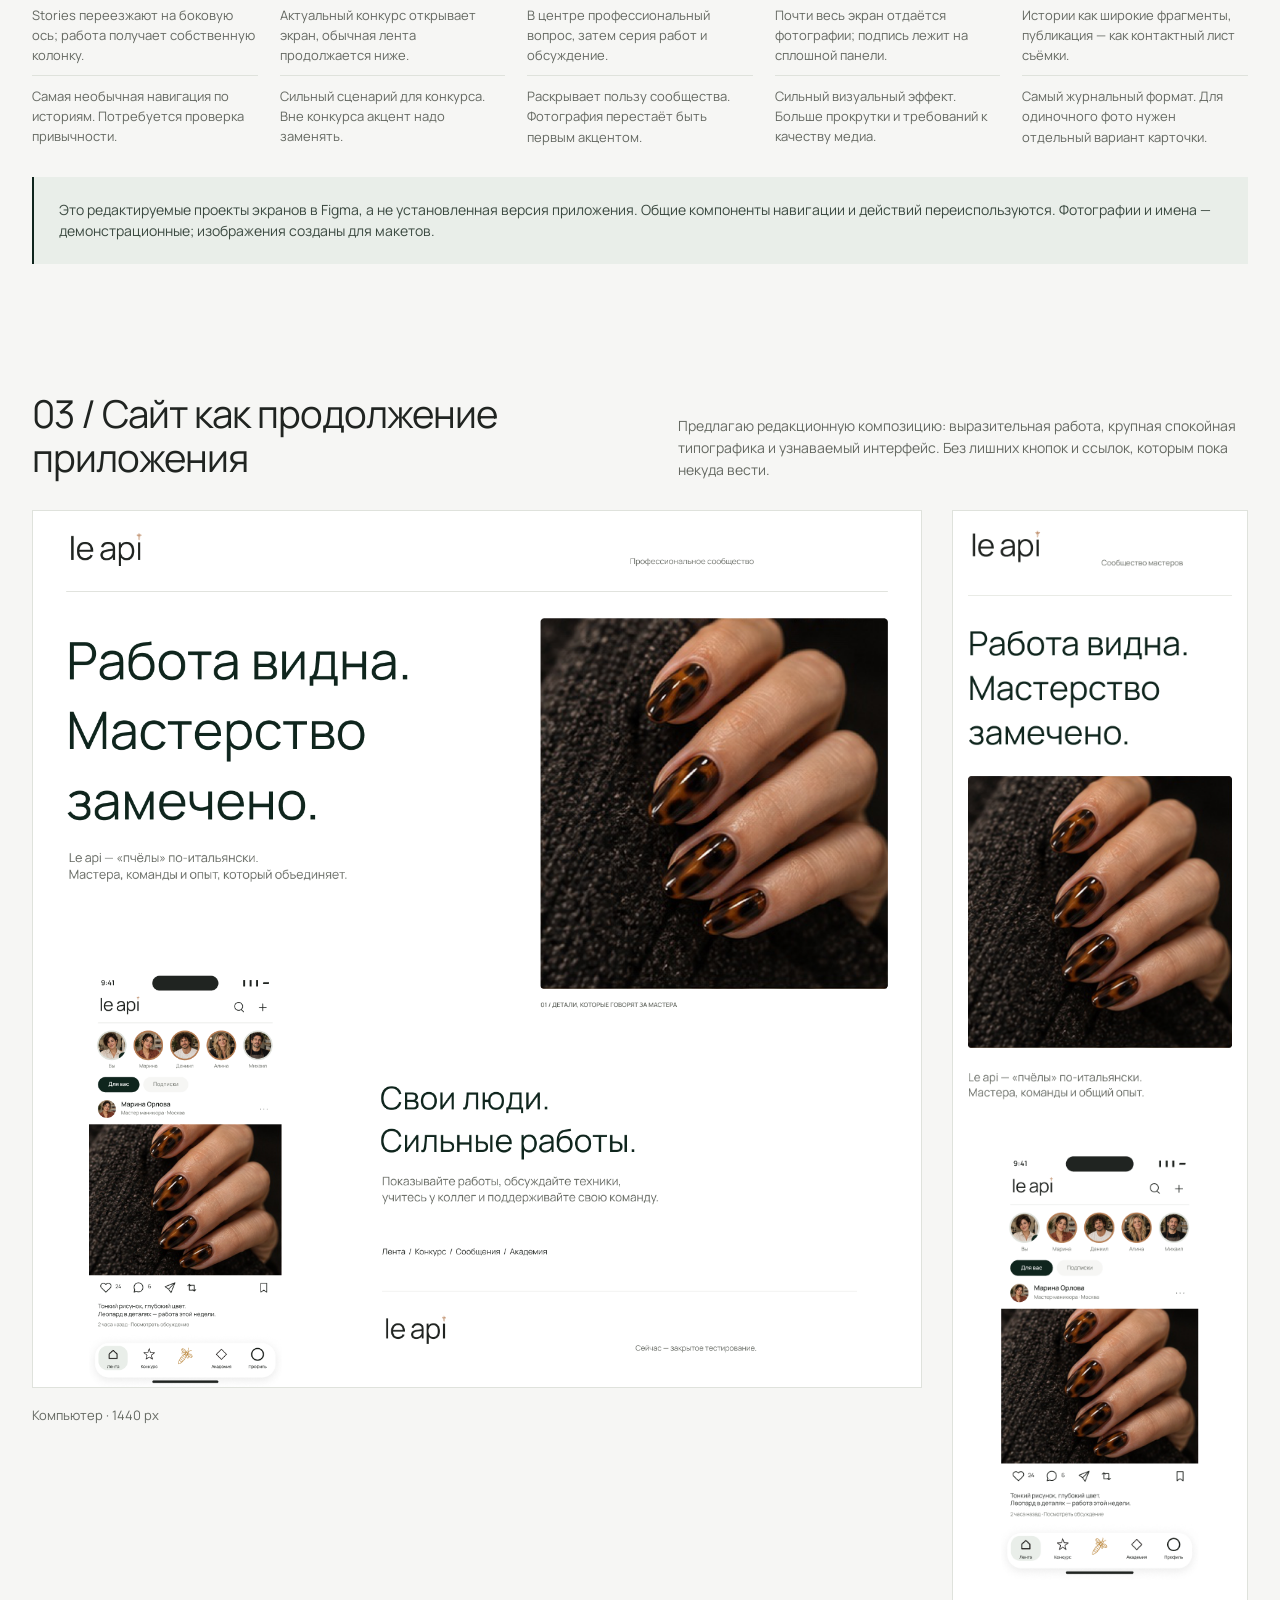
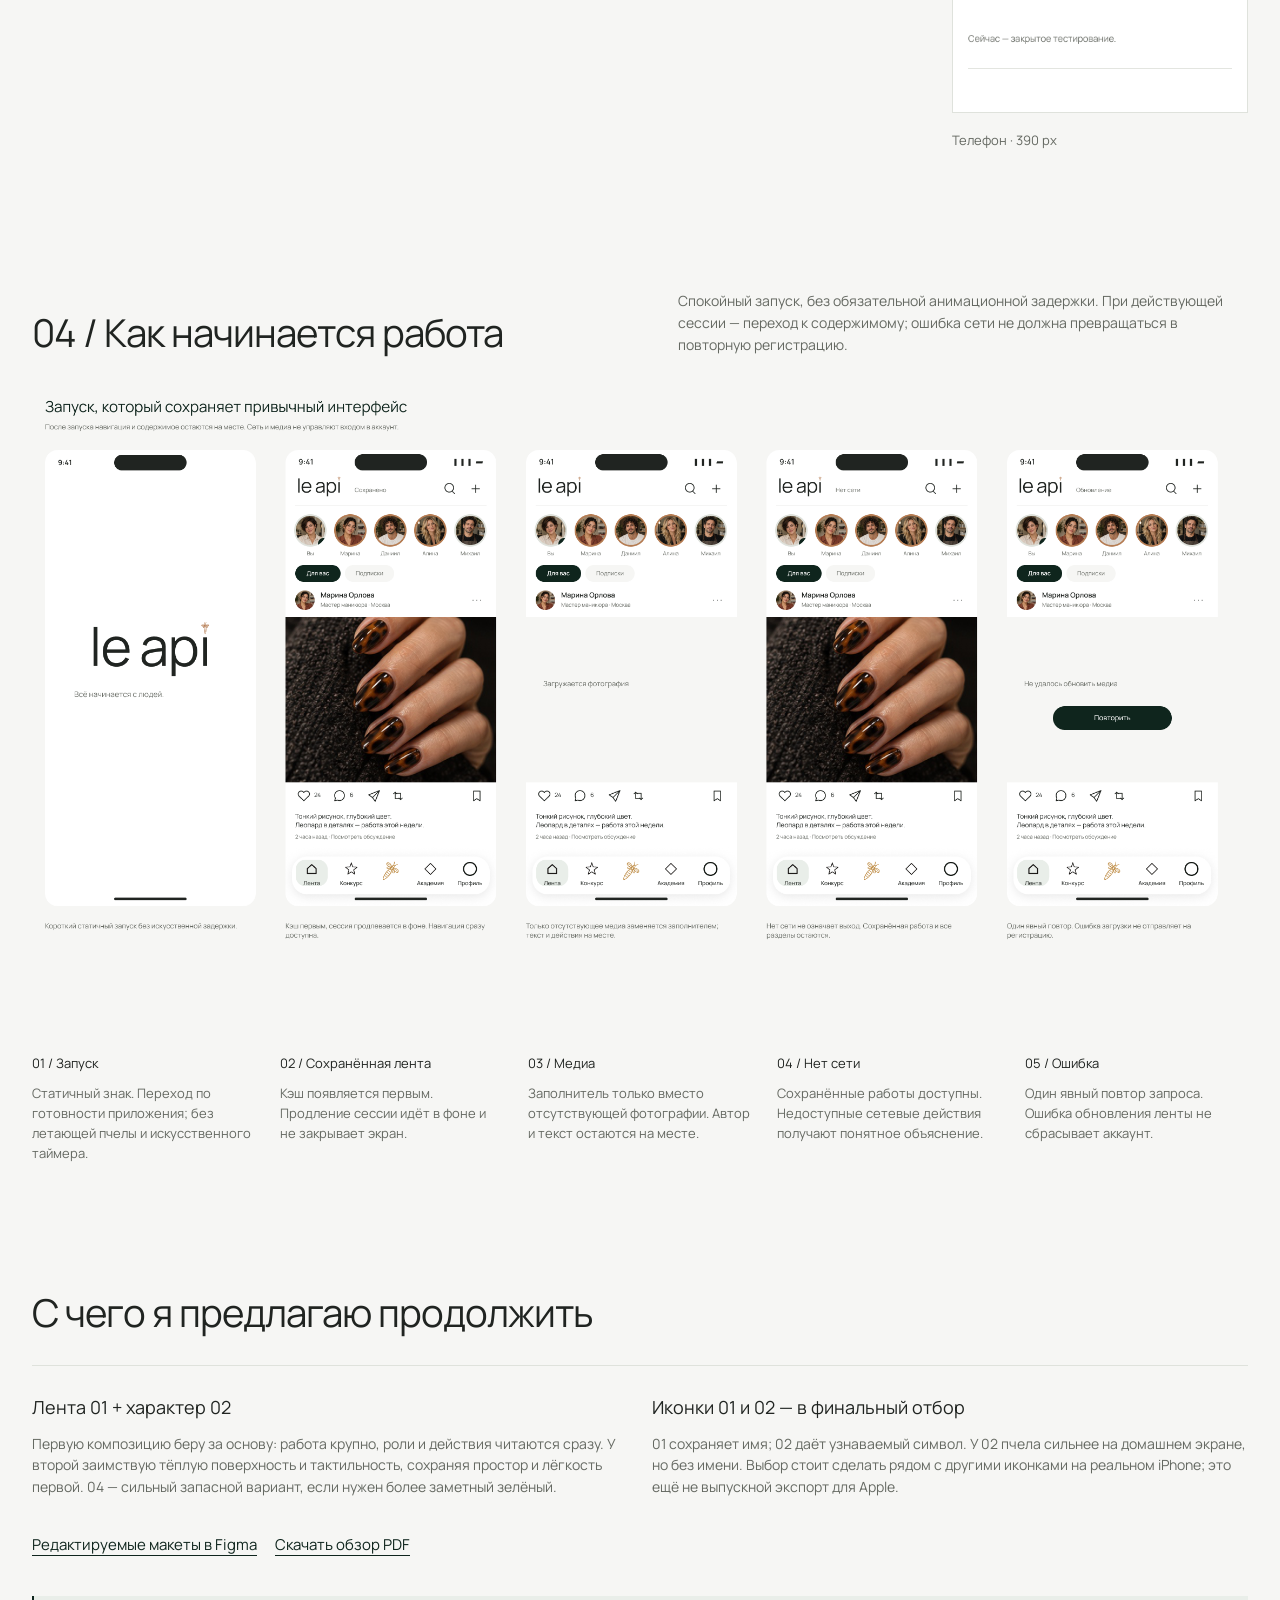
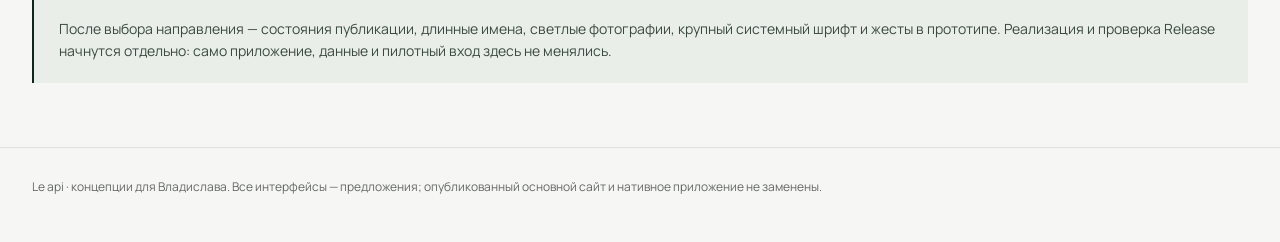
<file: identity/exploration/index.html>
<!doctype html>
<html lang="ru"><head><meta charset="utf-8"><meta name="viewport" content="width=device-width,initial-scale=1"><meta name="robots" content="noindex,nofollow"><meta name="theme-color" content="#0F251D"><title>Le api — 10 визуальных направлений</title>
<style>
@font-face{font-family:Manrope;src:url('../brandbook/Manrope-Regular.ttf') format('truetype');font-display:swap}*{box-sizing:border-box}html{scroll-behavior:smooth;scroll-padding-top:88px}body{margin:0;background:#f6f6f4;color:#202421;font-family:Manrope,Arial,sans-serif;font-size:15px;line-height:1.55}header,main,footer{max-width:1510px;margin:auto;padding:0 32px}header{display:flex;align-items:center;justify-content:space-between;height:112px}header img{width:110px;height:72px;object-fit:contain}header p{color:#656962;font-size:12px}h1,h2,h3,p{margin:0}h1{font-size:clamp(32px,4.3vw,62px);font-weight:400;line-height:1.1;letter-spacing:-2px;max-width:1050px;color:#0f251d}h2{font-size:clamp(26px,3vw,40px);font-weight:400;letter-spacing:-1px;line-height:1.15}h3{font-size:18px;font-weight:400;line-height:1.3}.intro{padding:43px 0 45px;border-top:1px solid #dfe2dc}.intro>p{max-width:870px;margin-top:25px;color:#656962;font-size:17px}.facts{display:flex;gap:30px;flex-wrap:wrap;margin-top:30px;font-size:12px;color:#656962}.facts b{color:#0f251d;font-weight:400}.nav{position:sticky;top:0;z-index:4;background:#f6f6f4f5;backdrop-filter:blur(14px);border-block:1px solid #dfe2dc;display:flex;gap:5px;padding:9px 0;overflow:auto}.nav a{white-space:nowrap;text-decoration:none;color:#202421;padding:11px 18px;border-radius:24px;font-size:13px;min-height:44px}.nav a:hover,.nav a:focus-visible{background:#e9eee9;outline:2px solid #0f251d;outline-offset:-2px}section{padding:64px 0}.section-title{display:flex;gap:30px;justify-content:space-between;align-items:end;margin-bottom:30px}.section-title p{max-width:570px;font-size:14px;color:#656962}.icon-grid{display:grid;grid-template-columns:repeat(5,minmax(0,1fr));gap:36px 26px}.icon-card{min-width:0}.icon-button{display:block;border:0;background:none;padding:0;cursor:zoom-in;width:100%;text-align:left}.icon-button img{display:block;width:100%;max-width:212px;aspect-ratio:1;margin-bottom:18px}.number{font-size:11px;color:#656962;letter-spacing:1px;margin-bottom:8px}.reason{font-size:13px;color:#656962;margin-top:10px}.small-tests{display:flex;align-items:center;gap:18px;height:88px}.small-tests img:first-child{width:60px;height:60px}.small-tests img:last-child{width:40px;height:40px}.note{padding:22px 25px;background:#e9eee9;border-left:2px solid #0f251d;color:#3b4940;margin-top:30px;font-size:14px}.screen-grid{display:grid;grid-template-columns:repeat(5,minmax(0,1fr));gap:48px 22px}.screen-card{min-width:0}.screen-button{display:block;width:100%;padding:0;border:1px solid #dfe2dc;background:white;border-radius:23px;overflow:hidden;cursor:zoom-in;box-shadow:0 7px 26px #18281c09}.screen-button img{display:block;width:100%;height:auto}.screen-card h3{margin-top:15px;font-size:16px}.screen-card p{font-size:13px;color:#656962;margin-top:10px}.screen-card .tradeoff{padding-top:10px;border-top:1px solid #dfe2dc}.web-grid{display:grid;grid-template-columns:minmax(0,3fr) minmax(0,1fr);gap:30px;align-items:start}.web-grid button{width:100%;padding:0;border:1px solid #dfe2dc;background:white;cursor:zoom-in}.web-grid img{width:100%;display:block}.web-grid figcaption{margin:12px 0;color:#656962;font-size:13px}figure{margin:0}.wide{width:100%;padding:0;border:0;background:white;cursor:zoom-in}.wide img{display:block;width:100%}.state-list{display:grid;grid-template-columns:repeat(5,1fr);gap:25px;margin-top:24px}.state-list p{font-size:13px;color:#656962}.state-list strong{display:block;color:#202421;margin-bottom:9px;font-weight:400}.links{display:flex;gap:18px;flex-wrap:wrap;margin-top:25px}.links a{color:#0f251d;text-underline-offset:5px;padding:10px 0}.recommend{display:grid;grid-template-columns:1fr 1fr;gap:24px;border-top:1px solid #dfe2dc;padding-top:30px}.recommend p{margin-top:13px;color:#656962;font-size:14px}footer{padding-top:30px;padding-bottom:45px;border-top:1px solid #dfe2dc;color:#656962;font-size:12px}dialog{padding:0;border:0;background:#edece7;max-width:96vw;max-height:96dvh;border-radius:14px}dialog::backdrop{background:#101814d9}.viewer-bar{position:sticky;top:0;display:flex;gap:20px;align-items:center;justify-content:space-between;background:#f6f6f4;z-index:1;padding:10px 16px}.viewer-bar button{border:1px solid #dfe2dc;border-radius:24px;background:white;padding:10px 18px;min-height:44px;font:inherit;font-size:13px}.viewer-image{display:block;max-width:94vw;max-height:none;width:auto;height:auto;margin:auto}button:focus-visible,a:focus-visible{outline:2px solid #b57c52;outline-offset:4px}@media(min-width:900px){.viewer-image{max-height:calc(94dvh - 70px);max-width:94vw}.viewer-image.zoom{max-height:none;max-width:none}}@media(max-width:1050px){.icon-grid{grid-template-columns:repeat(3,1fr)}.screen-grid{grid-template-columns:repeat(3,1fr)}.section-title{display:block}.section-title p{margin-top:20px}.state-list{grid-template-columns:repeat(2,1fr)}}@media(max-width:650px){header,main,footer{padding-inline:20px}header{height:95px}header p{font-size:10px;max-width:160px;text-align:right}h1{letter-spacing:-1px}.intro{padding-top:32px}.intro>p{font-size:15px}.facts{gap:10px;display:grid}.nav a{padding:11px 12px}.icon-grid{grid-template-columns:repeat(2,1fr);gap:30px 20px}.icon-button img{max-width:180px}.screen-grid{grid-template-columns:1fr;gap:42px}.screen-card{max-width:390px;margin:auto}.screen-card h3{font-size:20px}.screen-card p{font-size:14px}.web-grid{grid-template-columns:1fr}.web-grid figure:last-child{max-width:390px;margin:auto}.state-list,.recommend{grid-template-columns:1fr}.wide{overflow:auto}.wide img{min-width:1100px}.viewer-bar{font-size:12px}.viewer-image{max-width:94vw}.section-title{margin-bottom:24px}section{padding:46px 0}.note{padding:18px}}@media(prefers-reduced-motion:reduce){html{scroll-behavior:auto}}
</style></head><body>
<header><img src="../brandbook/le-api-light.svg" alt="le api"><p>Дизайн-исследование · 18.10.2026<br>Концепции будущего интерфейса</p></header>
<main><div class="intro"><h1>Один характер.<br>Десять разных направлений.</h1><p>Белый, тёплая бумага, глубокий зелёный и медный акцент. Десять иконок и десять композиций ленты: от спокойного журнала до галереи работ. Номера иконок и экранов выбираются независимо.</p><div class="facts"><span><b>10</b> иконок · крупно, 60 и 40 pt</span><span><b>10</b> экранов · разные структуры</span><span><b>2</b> формата сайта</span><span><b>5</b> состояний запуска и загрузки</span></div></div>
<nav class="nav" aria-label="Разделы просмотра"><a href="#icons">Иконки</a><a href="#screens">Лента</a><a href="#website">Сайт</a><a href="#loading">Загрузка</a><a href="#choice">Мой отбор</a></nav>
<section id="icons"><div class="section-title"><h2>01 / Иконка приложения</h2><p>На маленьком размере важнее силуэт и узнаваемость. Под каждым вариантом — реальные образцы 60 и 40 пикселей. Нажмите на изображение для отдельного просмотра.</p></div><div id="icon-grid" class="icon-grid"></div><p class="note">Иконки 01 и 02 ближе всего к утверждённому словесному знаку и исходной пчеле. 04, 06, 08, 09 и 10 — альтернативные знаки, а не молчаливая замена логотипа. 09 легче читается в малом размере, но может восприниматься как сердце: в финальный отбор я его не включаю.</p></section>
<section id="screens"><div class="section-title"><h2>02 / Главный экран</h2><p>Сохранены пять направлений: лента, конкурс, сообщения, академия, профиль. Публикация — отдельное действие. Различаются порядок внимания, плотность, Stories и способ показа работ.</p></div><div id="screen-grid" class="screen-grid"></div><p class="note">Это редактируемые проекты экранов в Figma, а не установленная версия приложения. Общие компоненты навигации и действий переиспользуются. Фотографии и имена — демонстрационные; изображения созданы для макетов.</p></section>
<section id="website"><div class="section-title"><h2>03 / Сайт как продолжение приложения</h2><p>Предлагаю редакционную композицию: выразительная работа, крупная спокойная типографика и узнаваемый интерфейс. Без лишних кнопок и ссылок, которым пока некуда вести.</p></div><div class="web-grid"><figure><button data-view="assets/website-desktop.png" data-title="Сайт · компьютер" aria-label="Открыть макет сайта для компьютера"><img src="assets/website-desktop.png" alt="Белый сайт Le api с зелёной типографикой и модным маникюром" loading="lazy"></button><figcaption>Компьютер · 1440 px</figcaption></figure><figure><button data-view="assets/website-mobile.png" data-title="Сайт · телефон" aria-label="Открыть мобильный макет сайта"><img src="assets/website-mobile.png" alt="Мобильная композиция сайта Le api" loading="lazy"></button><figcaption>Телефон · 390 px</figcaption></figure></div></section>
<section id="loading"><div class="section-title"><h2>04 / Как начинается работа</h2><p>Спокойный запуск, без обязательной анимационной задержки. При действующей сессии — переход к содержимому; ошибка сети не должна превращаться в повторную регистрацию.</p></div><button class="wide" data-view="assets/states.png" data-title="Запуск и загрузка" aria-label="Открыть пять состояний загрузки"><img src="assets/states.png" alt="Запуск, кэш, загрузка медиа, отсутствие сети, повтор" loading="lazy"></button><div class="state-list"><p><strong>01 / Запуск</strong>Статичный знак. Переход по готовности приложения; без летающей пчелы и искусственного таймера.</p><p><strong>02 / Сохранённая лента</strong>Кэш появляется первым. Продление сессии идёт в фоне и не закрывает экран.</p><p><strong>03 / Медиа</strong>Заполнитель только вместо отсутствующей фотографии. Автор и текст остаются на месте.</p><p><strong>04 / Нет сети</strong>Сохранённые работы доступны. Недоступные сетевые действия получают понятное объяснение.</p><p><strong>05 / Ошибка</strong>Один явный повтор запроса. Ошибка обновления ленты не сбрасывает аккаунт.</p></div></section>
<section id="choice"><div class="section-title"><h2>С чего я предлагаю продолжить</h2></div><div class="recommend"><div><h3>Лента 01 + характер 02</h3><p>Первую композицию беру за основу: работа крупно, роли и действия читаются сразу. У второй заимствую тёплую поверхность и тактильность, сохраняя простор и лёгкость первой. 04 — сильный запасной вариант, если нужен более заметный зелёный.</p></div><div><h3>Иконки 01 и 02 — в финальный отбор</h3><p>01 сохраняет имя; 02 даёт узнаваемый символ. У 02 пчела сильнее на домашнем экране, но без имени. Выбор стоит сделать рядом с другими иконками на реальном iPhone; это ещё не выпускной экспорт для Apple.</p></div></div><div class="links"><a href="https://www.figma.com/design/WJ6aLUH7Ha7XBhsrCpc9ei?node-id=3591-4470">Редактируемые макеты в Figma</a><a href="le-api-design-review.pdf">Скачать обзор PDF</a></div><p class="note">После выбора направления — состояния публикации, длинные имена, светлые фотографии, крупный системный шрифт и жесты в прототипе. Реализация и проверка Release начнутся отдельно: само приложение, данные и пилотный вход здесь не менялись.</p></section></main>
<footer>Le api · концепции для Владислава. Все интерфейсы — предложения; опубликованный основной сайт и нативное приложение не заменены.</footer>
<dialog id="viewer"><div class="viewer-bar"><span id="viewer-title"></span><div><button id="zoom" type="button">Масштаб 1:1</button> <button id="close" type="button">Закрыть</button></div></div><img id="viewer-image" class="viewer-image" alt=""></dialog>
<script>
const iconNames=['Signature','Copper Imprint','Two Lines','LA Monogram','Bee Seal','Letterpress','Vertical i','Counterform','Wing Study','Label'];
const iconNotes=['Узнаваемое полное имя. Пчела на 40 pt становится очень маленькой.','Самостоятельный медный оттиск. Уверенный силуэт, но имени нет.','Два типографических этажа. Выразительная буква l, компактная группа api.','Альтернативная монограмма l/a. Дальше от имени, чем словесный знак.','Круглое клеймо. Выдержанный характер; тонкая рамка на 40 pt ослабевает.','Крупное le и медная черта. Малую подпись нельзя считать читаемой на 40 pt.','Вертикальный знак i с пчелой. Просторный, но связь с именем слабее.','Игра внутреннего и внешнего контура. Требует отдельной проработки знака.','Два крыла одним жестом. Может ошибочно читаться как сердце.','Типографический ярлык. Ближе к упаковке, чем к лаконичной иконке.'];
const matrix=[['Atelier Journal','Крупная работа, обычный порядок чтения и спокойная белая поверхность.','Самый понятный старт. Меньше работ помещается без прокрутки.'],['Cotton Studio','Тёплая бумага, мягкая карточка и крупная редакционная фраза.','Тактильнее; шапка занимает больше вертикального пространства.'],['Portfolio Gallery','Работы сразу в двух колонках; Stories и фильтры сверху.','Удобный обзор. Полное обсуждение и действия — после открытия работы.'],['Green Room','Зелёная шапка объединяет знак и Stories; лента остаётся белой.','Более фирменный характер. Тёмный блок нужно беречь от перегрузки.'],['Daily Edit','Дайджест с датой и разным масштабом публикаций.','Разнообразный ритм. Сложнее унифицировать для всех форматов медиа.'],['Folio Rail','Stories переезжают на боковую ось; работа получает собственную колонку.','Самая необычная навигация по историям. Потребуется проверка привычности.'],['The Selection','Актуальный конкурс открывает экран, обычная лента продолжается ниже.','Сильный сценарий для конкурса. Вне конкурса акцент надо заменять.'],['Studio Notes','В центре профессиональный вопрос, затем серия работ и обсуждение.','Раскрывает пользу сообщества. Фотография перестаёт быть первым акцентом.'],['Full Frame','Почти весь экран отдаётся фотографии; подпись лежит на сплошной панели.','Сильный визуальный эффект. Больше прокрутки и требований к качеству медиа.'],['Contact Sheet','Истории как широкие фрагменты, публикация — как контактный лист съёмки.','Самый журнальный формат. Для одиночного фото нужен отдельный вариант карточки.']];
const num=i=>String(i+1).padStart(2,'0');
document.querySelector('#icon-grid').innerHTML=iconNames.map((n,i)=>`<article class="icon-card"><button class="icon-button" data-view="assets/icon-${num(i)}.png" data-title="Иконка ${num(i)} · ${n}" aria-label="Увеличить иконку ${num(i)}"><img src="assets/icon-${num(i)}.png" alt="Иконка ${num(i)} ${n}" loading="lazy"></button><div class="number">${num(i)}</div><h3>${n}</h3><div class="small-tests" aria-label="Проверка 60 и 40 пикселей"><img src="assets/icon-${num(i)}.png" alt="60 пикселей"><img src="assets/icon-${num(i)}.png" alt="40 пикселей"></div><p class="reason">${iconNotes[i]}</p></article>`).join('');
document.querySelector('#screen-grid').innerHTML=matrix.map((m,i)=>`<article class="screen-card"><div class="number">ЛЕНТА ${num(i)}</div><button class="screen-button" data-view="assets/screen-${num(i)}.png" data-title="Лента ${num(i)} · ${m[0]}" aria-label="Увеличить экран ${num(i)}"><img src="assets/screen-${num(i)}.png" alt="Главный экран ${num(i)} ${m[0]}" loading="lazy"></button><h3>${m[0]}</h3><p>${m[1]}</p><p class="tradeoff">${m[2]}</p></article>`).join('');
const dialog=document.querySelector('#viewer'),image=document.querySelector('#viewer-image');document.addEventListener('click',e=>{const b=e.target.closest('[data-view]');if(!b)return;image.src=b.dataset.view;image.alt=b.dataset.title;image.classList.remove('zoom');document.querySelector('#viewer-title').textContent=b.dataset.title;dialog.showModal();});document.querySelector('#close').onclick=()=>dialog.close();document.querySelector('#zoom').onclick=()=>image.classList.toggle('zoom');dialog.addEventListener('click',e=>{if(e.target===dialog)dialog.close();});
</script></body></html>
</file>
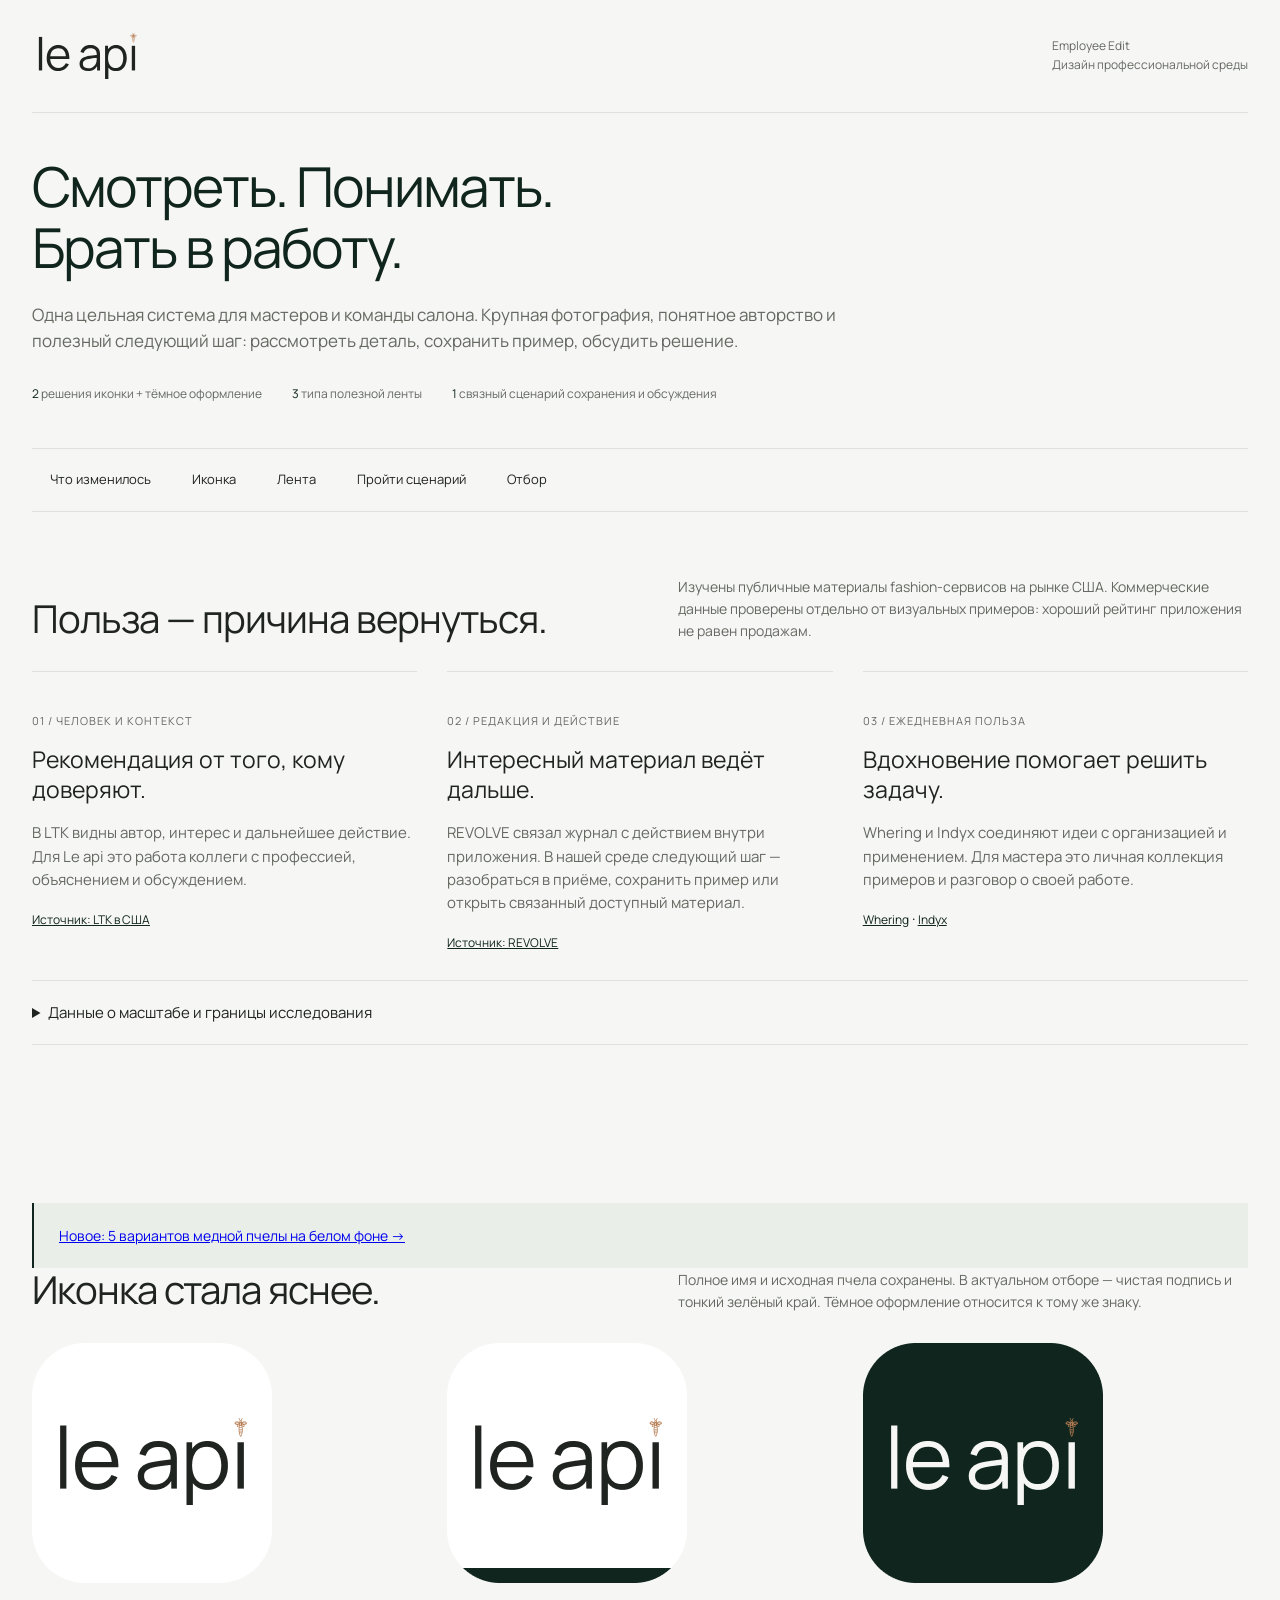
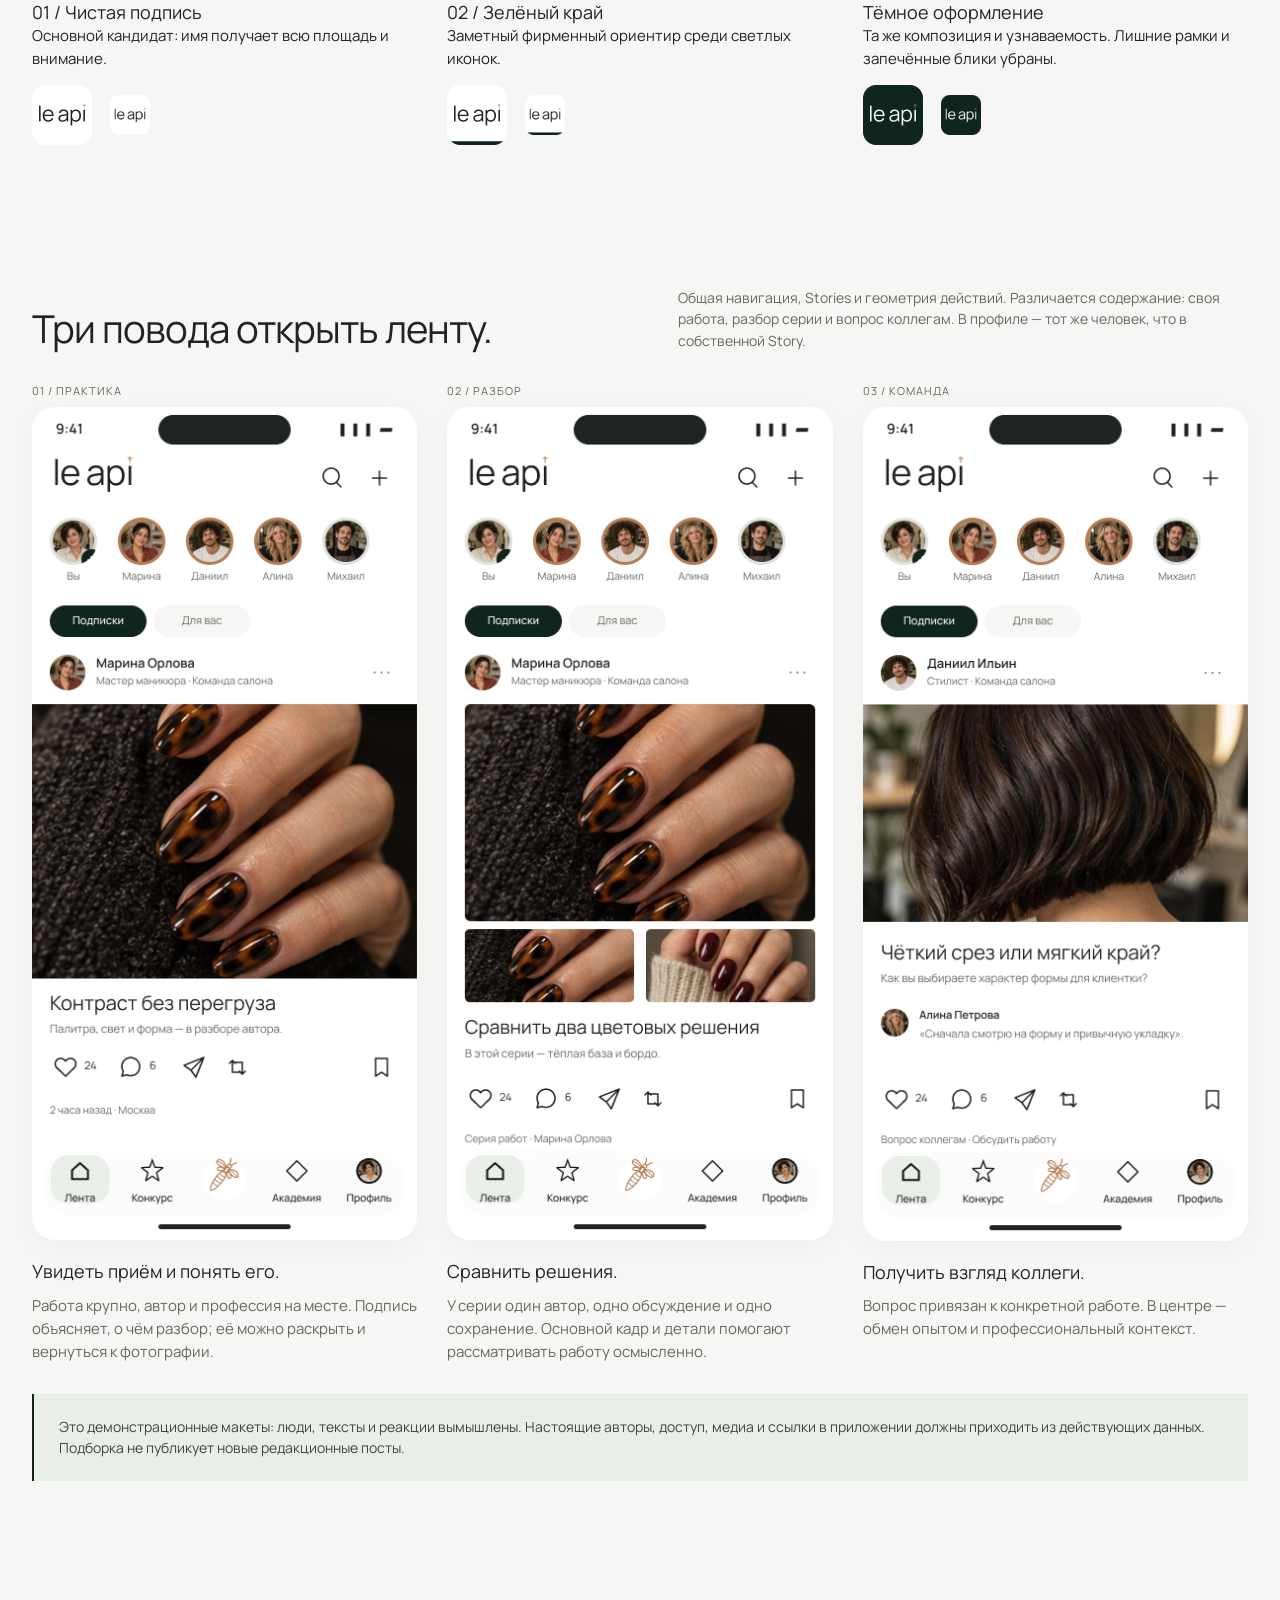
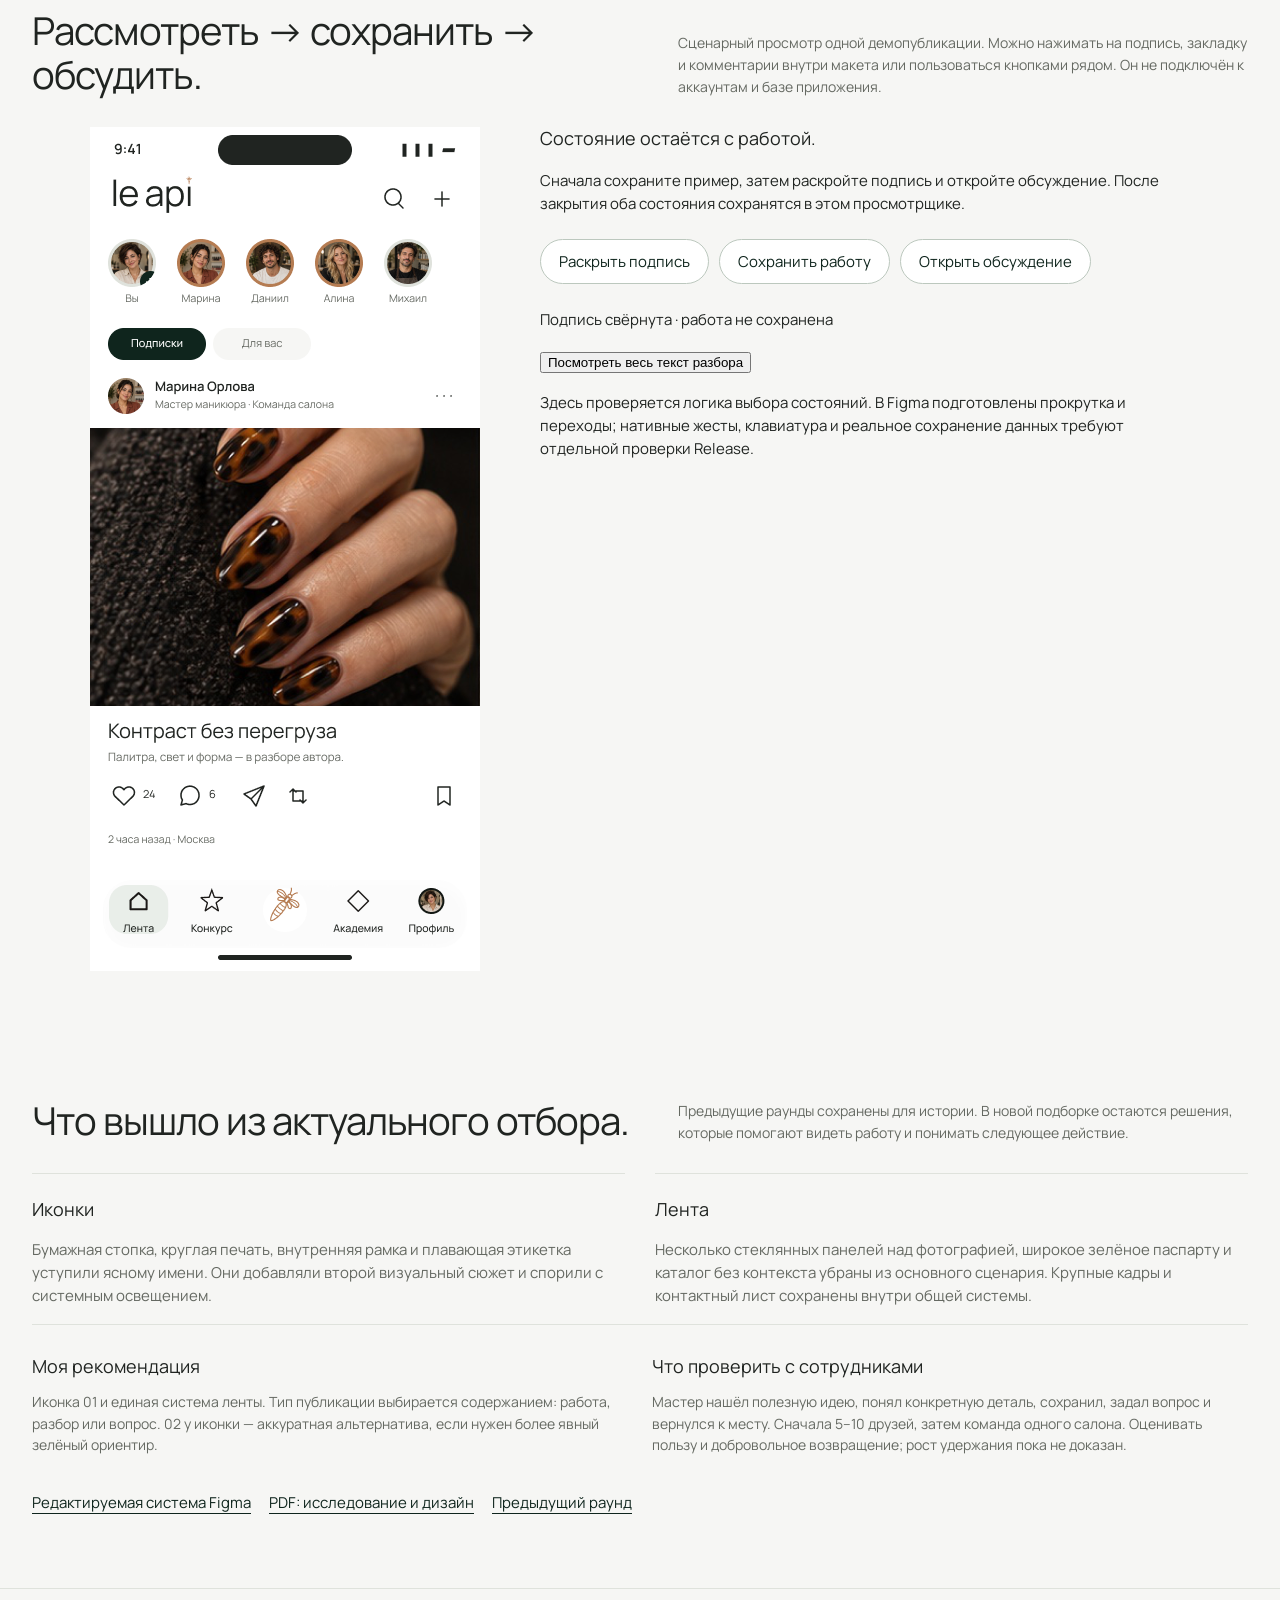
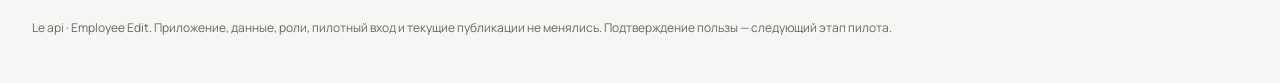
<file: identity/exploration/employee-edit/index.html>
<!doctype html>
<html lang="ru"><head><meta charset="utf-8"><meta name="viewport" content="width=device-width,initial-scale=1"><meta name="robots" content="noindex,nofollow"><meta name="theme-color" content="#0F251D"><title>Le api — Employee Edit</title>
<style>
@font-face{font-family:Manrope;src:url('../../brandbook/Manrope-Regular.ttf') format('truetype');font-display:swap}*{box-sizing:border-box}html{scroll-behavior:smooth;scroll-padding-top:88px}body{margin:0;background:#f6f6f4;color:#202421;font-family:Manrope,Arial,sans-serif;font-size:15px;line-height:1.55}header,main,footer{max-width:1510px;margin:auto;padding:0 32px}header{display:flex;align-items:center;justify-content:space-between;height:112px}header img{width:110px;height:72px;object-fit:contain}header p{color:#656962;font-size:12px}h1,h2,h3,p{margin:0}h1{font-size:clamp(32px,4.3vw,62px);font-weight:400;line-height:1.1;letter-spacing:-2px;max-width:1050px;color:#0f251d}h2{font-size:clamp(26px,3vw,40px);font-weight:400;letter-spacing:-1px;line-height:1.15}h3{font-size:18px;font-weight:400;line-height:1.3}.intro{padding:43px 0 45px;border-top:1px solid #dfe2dc}.intro>p{max-width:870px;margin-top:25px;color:#656962;font-size:17px}.facts{display:flex;gap:30px;flex-wrap:wrap;margin-top:30px;font-size:12px;color:#656962}.facts b{color:#0f251d;font-weight:400}.nav{position:sticky;top:0;z-index:4;background:#f6f6f4f5;backdrop-filter:blur(14px);border-block:1px solid #dfe2dc;display:flex;gap:5px;padding:9px 0;overflow:auto}.nav a{white-space:nowrap;text-decoration:none;color:#202421;padding:11px 18px;border-radius:24px;font-size:13px;min-height:44px}.nav a:hover,.nav a:focus-visible{background:#e9eee9;outline:2px solid #0f251d;outline-offset:-2px}section{padding:64px 0}.section-title{display:flex;gap:30px;justify-content:space-between;align-items:end;margin-bottom:30px}.section-title p{max-width:570px;font-size:14px;color:#656962}.icon-grid{display:grid;grid-template-columns:repeat(5,minmax(0,1fr));gap:36px 26px}.icon-card{min-width:0}.icon-button{display:block;border:0;background:none;padding:0;cursor:zoom-in;width:100%;text-align:left}.icon-button img{display:block;width:100%;max-width:212px;aspect-ratio:1;margin-bottom:18px}.number{font-size:11px;color:#656962;letter-spacing:1px;margin-bottom:8px}.reason{font-size:13px;color:#656962;margin-top:10px}.small-tests{display:flex;align-items:center;gap:18px;height:88px}.small-tests img:first-child{width:60px;height:60px}.small-tests img:last-child{width:40px;height:40px}.note{padding:22px 25px;background:#e9eee9;border-left:2px solid #0f251d;color:#3b4940;margin-top:30px;font-size:14px}.screen-grid{display:grid;grid-template-columns:repeat(5,minmax(0,1fr));gap:48px 22px}.screen-card{min-width:0}.screen-button{display:block;width:100%;padding:0;border:1px solid #dfe2dc;background:white;border-radius:23px;overflow:hidden;cursor:zoom-in;box-shadow:0 7px 26px #18281c09}.screen-button img{display:block;width:100%;height:auto}.screen-card h3{margin-top:15px;font-size:16px}.screen-card p{font-size:13px;color:#656962;margin-top:10px}.screen-card .tradeoff{padding-top:10px;border-top:1px solid #dfe2dc}.web-grid{display:grid;grid-template-columns:minmax(0,3fr) minmax(0,1fr);gap:30px;align-items:start}.web-grid button{width:100%;padding:0;border:1px solid #dfe2dc;background:white;cursor:zoom-in}.web-grid img{width:100%;display:block}.web-grid figcaption{margin:12px 0;color:#656962;font-size:13px}figure{margin:0}.wide{width:100%;padding:0;border:0;background:white;cursor:zoom-in}.wide img{display:block;width:100%}.state-list{display:grid;grid-template-columns:repeat(5,1fr);gap:25px;margin-top:24px}.state-list p{font-size:13px;color:#656962}.state-list strong{display:block;color:#202421;margin-bottom:9px;font-weight:400}.links{display:flex;gap:18px;flex-wrap:wrap;margin-top:25px}.links a{color:#0f251d;text-underline-offset:5px;padding:10px 0}.recommend{display:grid;grid-template-columns:1fr 1fr;gap:24px;border-top:1px solid #dfe2dc;padding-top:30px}.recommend p{margin-top:13px;color:#656962;font-size:14px}footer{padding-top:30px;padding-bottom:45px;border-top:1px solid #dfe2dc;color:#656962;font-size:12px}dialog{padding:0;border:0;background:#edece7;max-width:96vw;max-height:96dvh;border-radius:14px}dialog::backdrop{background:#101814d9}.viewer-bar{position:sticky;top:0;display:flex;gap:20px;align-items:center;justify-content:space-between;background:#f6f6f4;z-index:1;padding:10px 16px}.viewer-bar button{border:1px solid #dfe2dc;border-radius:24px;background:white;padding:10px 18px;min-height:44px;font:inherit;font-size:13px}.viewer-image{display:block;max-width:94vw;max-height:none;width:auto;height:auto;margin:auto}button:focus-visible,a:focus-visible{outline:2px solid #b57c52;outline-offset:4px}@media(min-width:900px){.viewer-image{max-height:calc(94dvh - 70px);max-width:94vw}.viewer-image.zoom{max-height:none;max-width:none}}@media(max-width:1050px){.icon-grid{grid-template-columns:repeat(3,1fr)}.screen-grid{grid-template-columns:repeat(3,1fr)}.section-title{display:block}.section-title p{margin-top:20px}.state-list{grid-template-columns:repeat(2,1fr)}}@media(max-width:650px){header,main,footer{padding-inline:20px}header{height:95px}header p{font-size:10px;max-width:160px;text-align:right}h1{letter-spacing:-1px}.intro{padding-top:32px}.intro>p{font-size:15px}.facts{gap:10px;display:grid}.nav a{padding:11px 12px}.icon-grid{grid-template-columns:repeat(2,1fr);gap:30px 20px}.icon-button img{max-width:180px}.screen-grid{grid-template-columns:1fr;gap:42px}.screen-card{max-width:390px;margin:auto}.screen-card h3{font-size:20px}.screen-card p{font-size:14px}.web-grid{grid-template-columns:1fr}.web-grid figure:last-child{max-width:390px;margin:auto}.state-list,.recommend{grid-template-columns:1fr}.wide{overflow:auto}.wide img{min-width:1100px}.viewer-bar{font-size:12px}.viewer-image{max-width:94vw}.section-title{margin-bottom:24px}section{padding:46px 0}.note{padding:18px}}@media(prefers-reduced-motion:reduce){html{scroll-behavior:auto}}

.curated-icons,.employee-feeds,.research-grid{display:grid;grid-template-columns:repeat(3,minmax(0,1fr));gap:30px}.curated-icons img{max-width:240px}.curated-icons .sizes img{max-width:60px}.research-grid article,.decision-grid article{border-top:1px solid #dfe2dc;padding-top:24px}.research-grid p,.decision-grid p{margin:16px 0;color:#656962}.research-grid a,details a{color:#0f251d;font-size:12px}.number{font-size:11px;letter-spacing:1px}.employee-feeds img{width:100%;max-width:390px;display:block}.employee-feeds button{padding:0;border:0;background:none;cursor:zoom-in}.employee-feeds h3{margin:20px 0 10px}.employee-feeds p{color:#656962}.decision-grid{display:grid;grid-template-columns:1fr 1fr;gap:30px}.scenario-layout{display:grid;grid-template-columns:minmax(0,390px) minmax(0,1fr);gap:60px;max-width:1100px;margin:auto}.scenario-phone{position:relative;max-width:390px;aspect-ratio:390/844;overflow:hidden}.scenario-phone>img{width:100%;display:block}.hotspot{position:absolute;background:transparent;border:0;cursor:pointer;padding:0}.hotspot:focus-visible{outline:2px solid #b57c52;outline-offset:-3px}#caption-hotspot{left:4.615%;top:69.787%;width:90.77%;height:6.9%}#save-hotspot{left:85.128%;top:76.66%;width:11.28%;height:5.21%}#comment-hotspot{left:20%;top:76.66%;width:11.28%;height:5.21%}#discussion-layer{position:absolute;inset:0;background:#00000026}#discussion-layer img{position:absolute;bottom:0;width:100%;height:70.85%}#discussion-close{left:74.36%;top:32%;width:21.03%;height:5.21%}[hidden]{display:none!important}.scenario-controls{display:flex;flex-wrap:wrap;gap:10px;margin:24px 0}.scenario-controls button{min-height:44px;border:1px solid #bcc8be;border-radius:24px;padding:10px 18px;background:#fff;color:#0f251d;font:inherit;cursor:pointer}.scenario-controls button[aria-pressed=true]{background:#e9eee9}.scenario-copy p{margin:18px 0}.scenario-copy a{color:#0f251d}details{margin-top:26px;padding:20px 0;border-block:1px solid #dfe2dc}summary{cursor:pointer}details p{margin-top:14px;max-width:1000px}.research-grid h3{font-size:23px}button:focus-visible,a:focus-visible{outline:2px solid #b57c52;outline-offset:3px}@media(max-width:760px){.curated-icons,.employee-feeds,.research-grid,.decision-grid,.scenario-layout{grid-template-columns:1fr}.curated-icons{gap:40px}.employee-feeds{gap:48px}.scenario-layout{gap:24px}.employee-feeds article,.scenario-phone{max-width:390px;margin:auto;width:100%}.section-title{display:block}.section-title p{margin-top:18px}.facts{gap:14px}header,main,footer{padding-inline:20px}.curated-icons img{max-width:200px}body{overflow-x:hidden}h1{letter-spacing:-1.2px}}
</style></head><body><header><img src="../../brandbook/le-api-light.svg" alt="le api"><p>Employee Edit<br>Дизайн профессиональной среды</p></header>
<main><div class="intro"><h1>Смотреть. Понимать.<br>Брать в работу.</h1><p>Одна цельная система для мастеров и команды салона. Крупная фотография, понятное авторство и полезный следующий шаг: рассмотреть деталь, сохранить пример, обсудить решение.</p><div class="facts"><span><b>2</b> решения иконки + тёмное оформление</span><span><b>3</b> типа полезной ленты</span><span><b>1</b> связный сценарий сохранения и обсуждения</span></div></div>
<nav class="nav" aria-label="Разделы просмотра"><a href="#research">Что изменилось</a><a href="#icons">Иконка</a><a href="#feed">Лента</a><a href="#flow">Пройти сценарий</a><a href="#decisions">Отбор</a></nav>
<section id="research"><div class="section-title"><h2>Польза — причина вернуться.</h2><p>Изучены публичные материалы fashion-сервисов на рынке США. Коммерческие данные проверены отдельно от визуальных примеров: хороший рейтинг приложения не равен продажам.</p></div><div class="research-grid"><article><p class="number">01 / ЧЕЛОВЕК И КОНТЕКСТ</p><h3>Рекомендация от того, кому доверяют.</h3><p>В LTK видны автор, интерес и дальнейшее действие. Для Le api это работа коллеги с профессией, объяснением и обсуждением.</p><a href="https://apps.apple.com/us/app/ltk-shop-trusted-recs/id1154027990">Источник: LTK в США</a></article><article><p class="number">02 / РЕДАКЦИЯ И ДЕЙСТВИЕ</p><h3>Интересный материал ведёт дальше.</h3><p>REVOLVE связал журнал с действием внутри приложения. В нашей среде следующий шаг — разобраться в приёме, сохранить пример или открыть связанный доступный материал.</p><a href="https://apps.apple.com/us/app/revolve/id377018720">Источник: REVOLVE</a></article><article><p class="number">03 / ЕЖЕДНЕВНАЯ ПОЛЬЗА</p><h3>Вдохновение помогает решить задачу.</h3><p>Whering и Indyx соединяют идеи с организацией и применением. Для мастера это личная коллекция примеров и разговор о своей работе.</p><a href="https://apps.apple.com/us/app/whering-your-digital-closet/id1519461680">Whering</a> · <a href="https://apps.apple.com/us/app/indyx-wardrobe-outfit-app/id1599179405">Indyx</a></article></div><details class="evidence"><summary>Данные о масштабе и границы исследования</summary><p>REVOLVE сообщил о $347,4 млн квартальных продаж во II квартале 2026 года, росте 12%; это выручка бизнеса, а не отдельно приложения. <a href="https://investors.revolve.com/news/news-details/2026/Revolve-Group-Announces-Second-Quarter-2026-Financial-Results/default.aspx">Финансовый отчёт</a>.</p><p>LTK указывает 44 млн+ покупателей в месяц и $6 млрд+ годовых потребительских продаж по всему миру. Это данные самой компании, без выделения выручки приложения и рынка США. <a href="https://company.shopltk.com/en/company">Данные LTK</a>.</p><p>Сопоставимого официального рейтинга текущих продаж только fashion-приложений эти источники не дают. SSENSE использован как визуальный и функциональный ориентир, а не доказательство финансового успеха. Изучены официальные страницы, промоэкраны и отдельные отзывы; полный вход в чужие приложения не выполнялся. Перенос на сотрудников салона — гипотеза для пилота.</p></details></section>
<section id="icons"><p class="note"><a href="bee-icons/">Новое: 5 вариантов медной пчелы на белом фоне →</a></p><div class="section-title"><h2>Иконка стала яснее.</h2><p>Полное имя и исходная пчела сохранены. В актуальном отборе — чистая подпись и тонкий зелёный край. Тёмное оформление относится к тому же знаку.</p></div><div class="curated-icons"><article><button class="icon-button" data-view="assets/icon-01.png" data-title="Иконка 01 · Чистая подпись" aria-label="Увеличить чистую подпись"><img src="assets/icon-01.png" alt="Иконка le api на белом фоне"></button><h3>01 / Чистая подпись</h3><p>Основной кандидат: имя получает всю площадь и внимание.</p><div class="small-tests"><img src="assets/icon-01.png" alt="60 пикселей"><img src="assets/icon-01.png" alt="40 пикселей"></div></article><article><button class="icon-button" data-view="assets/icon-02.png" data-title="Иконка 02 · Зелёный край" aria-label="Увеличить вариант с зелёным краем"><img src="assets/icon-02.png" alt="Иконка le api с узким зелёным краем"></button><h3>02 / Зелёный край</h3><p>Заметный фирменный ориентир среди светлых иконок.</p><div class="small-tests"><img src="assets/icon-02.png" alt="60 пикселей"><img src="assets/icon-02.png" alt="40 пикселей"></div></article><article><button class="icon-button" data-view="assets/icon-dark.png" data-title="Тёмное оформление подписи" aria-label="Увеличить тёмное оформление"><img src="assets/icon-dark.png" alt="Светлая подпись le api на глубоком зелёном"></button><h3>Тёмное оформление</h3><p>Та же композиция и узнаваемость. Лишние рамки и запечённые блики убраны.</p><div class="small-tests"><img src="assets/icon-dark.png" alt="60 пикселей"><img src="assets/icon-dark.png" alt="40 пикселей"></div></article></div></section>
<section id="feed"><div class="section-title"><h2>Три повода открыть ленту.</h2><p>Общая навигация, Stories и геометрия действий. Различается содержание: своя работа, разбор серии и вопрос коллегам. В профиле — тот же человек, что в собственной Story.</p></div><div class="employee-feeds"><article><p class="number">01 / ПРАКТИКА</p><button class="screen-button" data-view="assets/screen-01.png" data-title="Практика · Работа и разбор автора" aria-label="Увеличить ленту Практика"><img src="assets/screen-01.png" alt="Лента с авторской работой и конкретным разбором" loading="lazy"></button><h3>Увидеть приём и понять его.</h3><p>Работа крупно, автор и профессия на месте. Подпись объясняет, о чём разбор; её можно раскрыть и вернуться к фотографии.</p></article><article><p class="number">02 / РАЗБОР</p><button class="screen-button" data-view="assets/screen-02.png" data-title="Разбор · Сравнение решений" aria-label="Увеличить ленту Разбор"><img src="assets/screen-02.png" alt="Главный кадр и детали серии с профессиональным вопросом" loading="lazy"></button><h3>Сравнить решения.</h3><p>У серии один автор, одно обсуждение и одно сохранение. Основной кадр и детали помогают рассматривать работу осмысленно.</p></article><article><p class="number">03 / КОМАНДА</p><button class="screen-button" data-view="assets/screen-03.png" data-title="Команда · Вопрос коллегам" aria-label="Увеличить ленту Команда"><img src="assets/screen-03.png" alt="Профессиональный вопрос стилиста и комментарий коллеги" loading="lazy"></button><h3>Получить взгляд коллеги.</h3><p>Вопрос привязан к конкретной работе. В центре — обмен опытом и профессиональный контекст.</p></article></div><p class="note">Это демонстрационные макеты: люди, тексты и реакции вымышлены. Настоящие авторы, доступ, медиа и ссылки в приложении должны приходить из действующих данных. Подборка не публикует новые редакционные посты.</p></section>
<section id="flow"><div class="section-title"><h2>Рассмотреть → сохранить → обсудить.</h2><p>Сценарный просмотр одной демопубликации. Можно нажимать на подпись, закладку и комментарии внутри макета или пользоваться кнопками рядом. Он не подключён к аккаунтам и базе приложения.</p></div><div class="scenario-layout"><div class="scenario-phone" id="scenario-phone"><img id="scenario-image" src="assets/screen-01.png" alt="Сценарий: авторская работа"><button class="hotspot caption-hotspot" id="caption-hotspot" aria-label="Раскрыть подпись"></button><button class="hotspot save-hotspot" id="save-hotspot" aria-label="Сохранить работу"></button><button class="hotspot comment-hotspot" id="comment-hotspot" aria-label="Открыть обсуждение"></button><div id="discussion-layer" hidden><div class="discussion-dim"></div><img src="assets/discussion-panel.png" alt="Обсуждение той же работы"><button class="hotspot close-hotspot" id="discussion-close" aria-label="Закрыть обсуждение"></button></div></div><div class="scenario-copy"><h3>Состояние остаётся с работой.</h3><p>Сначала сохраните пример, затем раскройте подпись и откройте обсуждение. После закрытия оба состояния сохранятся в этом просмотрщике.</p><div class="scenario-controls"><button id="expand-button" aria-pressed="false">Раскрыть подпись</button><button id="save-button" aria-pressed="false">Сохранить работу</button><button id="discussion-button">Открыть обсуждение</button></div><p id="scenario-status" role="status">Подпись свёрнута · работа не сохранена</p><p><button class="text-button" data-view="assets/expanded-content.png" data-title="Полное содержание авторского разбора">Посмотреть весь текст разбора</button></p><p class="small-print">Здесь проверяется логика выбора состояний. В Figma подготовлены прокрутка и переходы; нативные жесты, клавиатура и реальное сохранение данных требуют отдельной проверки Release.</p></div></div></section>
<section id="decisions"><div class="section-title"><h2>Что вышло из актуального отбора.</h2><p>Предыдущие раунды сохранены для истории. В новой подборке остаются решения, которые помогают видеть работу и понимать следующее действие.</p></div><div class="decision-grid"><article><h3>Иконки</h3><p>Бумажная стопка, круглая печать, внутренняя рамка и плавающая этикетка уступили ясному имени. Они добавляли второй визуальный сюжет и спорили с системным освещением.</p></article><article><h3>Лента</h3><p>Несколько стеклянных панелей над фотографией, широкое зелёное паспарту и каталог без контекста убраны из основного сценария. Крупные кадры и контактный лист сохранены внутри общей системы.</p></article></div><div class="recommend"><div><h3>Моя рекомендация</h3><p>Иконка 01 и единая система ленты. Тип публикации выбирается содержанием: работа, разбор или вопрос. 02 у иконки — аккуратная альтернатива, если нужен более явный зелёный ориентир.</p></div><div><h3>Что проверить с сотрудниками</h3><p>Мастер нашёл полезную идею, понял конкретную деталь, сохранил, задал вопрос и вернулся к месту. Сначала 5–10 друзей, затем команда одного салона. Оценивать пользу и добровольное возвращение; рост удержания пока не доказан.</p></div></div><div class="links"><a href="https://www.figma.com/design/WJ6aLUH7Ha7XBhsrCpc9ei?node-id=3607-4453">Редактируемая система Figma</a><a href="le-api-employee-edit.pdf">PDF: исследование и дизайн</a><a href="../round-2/">Предыдущий раунд</a></div></section></main>
<footer>Le api · Employee Edit. Приложение, данные, роли, пилотный вход и текущие публикации не менялись. Подтверждение пользы — следующий этап пилота.</footer>
<dialog id="viewer"><div class="viewer-bar"><span id="viewer-title"></span><div><button id="zoom" type="button">Масштаб 1:1</button> <button id="close" type="button">Закрыть</button></div></div><img id="viewer-image" class="viewer-image" src="assets/screen-01.png" alt="Предпросмотр макета"></dialog>
<script>
const state={expanded:false,saved:false,discussion:false};
function renderScenario(){const key=state.expanded?(state.saved?'07':'04'):(state.saved?'05':'01');document.querySelector('#scenario-image').src='assets/screen-'+key+'.png';document.querySelector('#scenario-image').alt='Авторская работа: '+(state.expanded?'подпись раскрыта':'подпись свёрнута')+', '+(state.saved?'сохранено':'не сохранено');document.querySelector('#discussion-layer').hidden=!state.discussion;document.querySelector('#caption-hotspot').hidden=state.discussion;document.querySelector('#save-hotspot').hidden=state.discussion||state.expanded;document.querySelector('#comment-hotspot').hidden=state.discussion||state.expanded;document.querySelector('#caption-hotspot').style.height=state.expanded?'19.3%':'6.9%';document.querySelector('#caption-hotspot').setAttribute('aria-label',state.expanded?'Свернуть подпись':'Раскрыть подпись');document.querySelector('#save-hotspot').setAttribute('aria-label',state.saved?'Отменить сохранение':'Сохранить работу');for(const [id,key,yes,no]of [['expand-button','expanded','Свернуть подпись','Раскрыть подпись'],['save-button','saved','Отменить сохранение','Сохранить работу']]){const b=document.querySelector('#'+id);b.textContent=state[key]?yes:no;b.setAttribute('aria-pressed',String(state[key]));}document.querySelector('#discussion-button').textContent=state.discussion?'Закрыть обсуждение':'Открыть обсуждение';document.querySelector('#scenario-status').textContent=(state.expanded?'Подпись раскрыта':'Подпись свёрнута')+' · '+(state.saved?'работа сохранена':'работа не сохранена')+(state.discussion?' · открыто обсуждение':'');}
function expand(){state.expanded=!state.expanded;renderScenario();}function save(){state.saved=!state.saved;renderScenario();}function discussion(){state.discussion=!state.discussion;renderScenario();}
document.querySelector('#expand-button').onclick=expand;document.querySelector('#caption-hotspot').onclick=expand;document.querySelector('#save-button').onclick=save;document.querySelector('#save-hotspot').onclick=save;document.querySelector('#discussion-button').onclick=discussion;document.querySelector('#comment-hotspot').onclick=discussion;document.querySelector('#discussion-close').onclick=discussion;
const dialog=document.querySelector('#viewer'),image=document.querySelector('#viewer-image');document.addEventListener('click',e=>{const b=e.target.closest('[data-view]');if(!b)return;image.src=b.dataset.view;image.alt=b.dataset.title;image.classList.remove('zoom');document.querySelector('#viewer-title').textContent=b.dataset.title;dialog.showModal();});document.querySelector('#close').onclick=()=>dialog.close();document.querySelector('#zoom').onclick=()=>image.classList.toggle('zoom');dialog.addEventListener('click',e=>{if(e.target===dialog)dialog.close();});
</script></body></html>
</file>
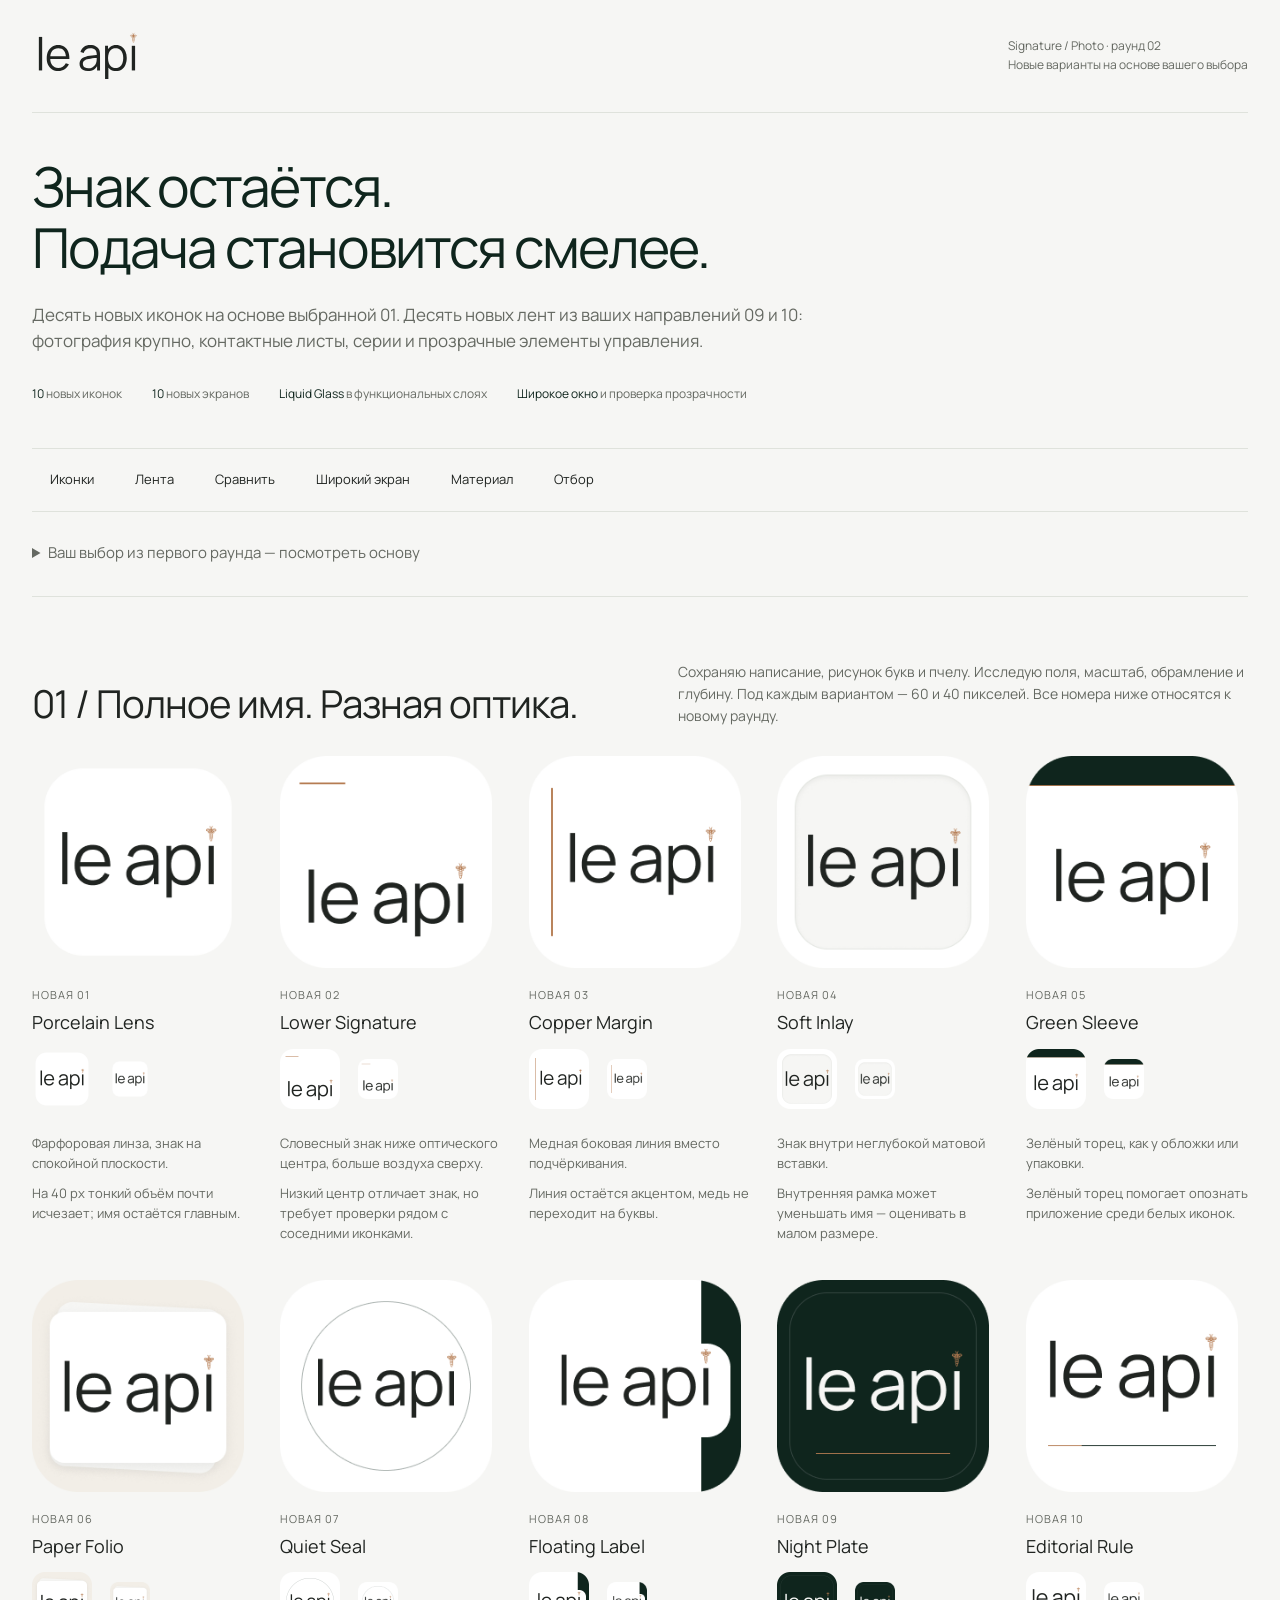
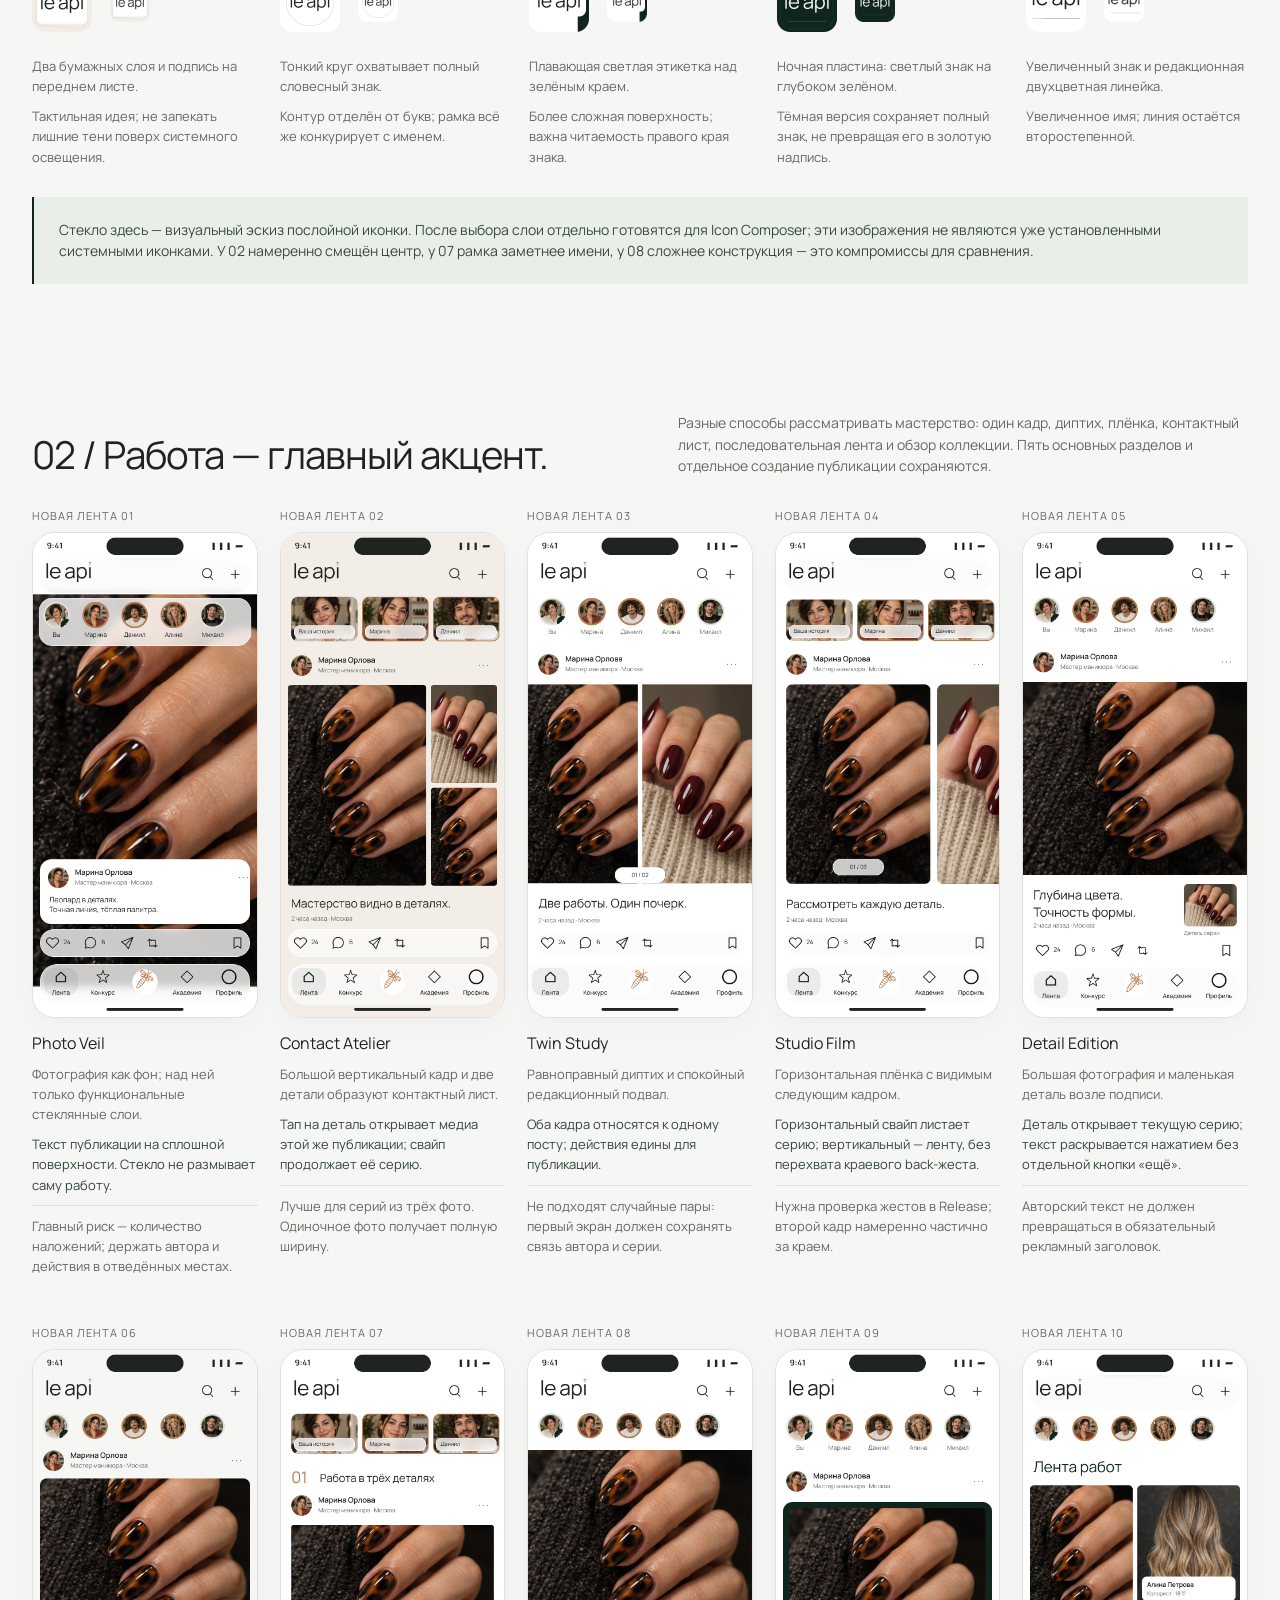
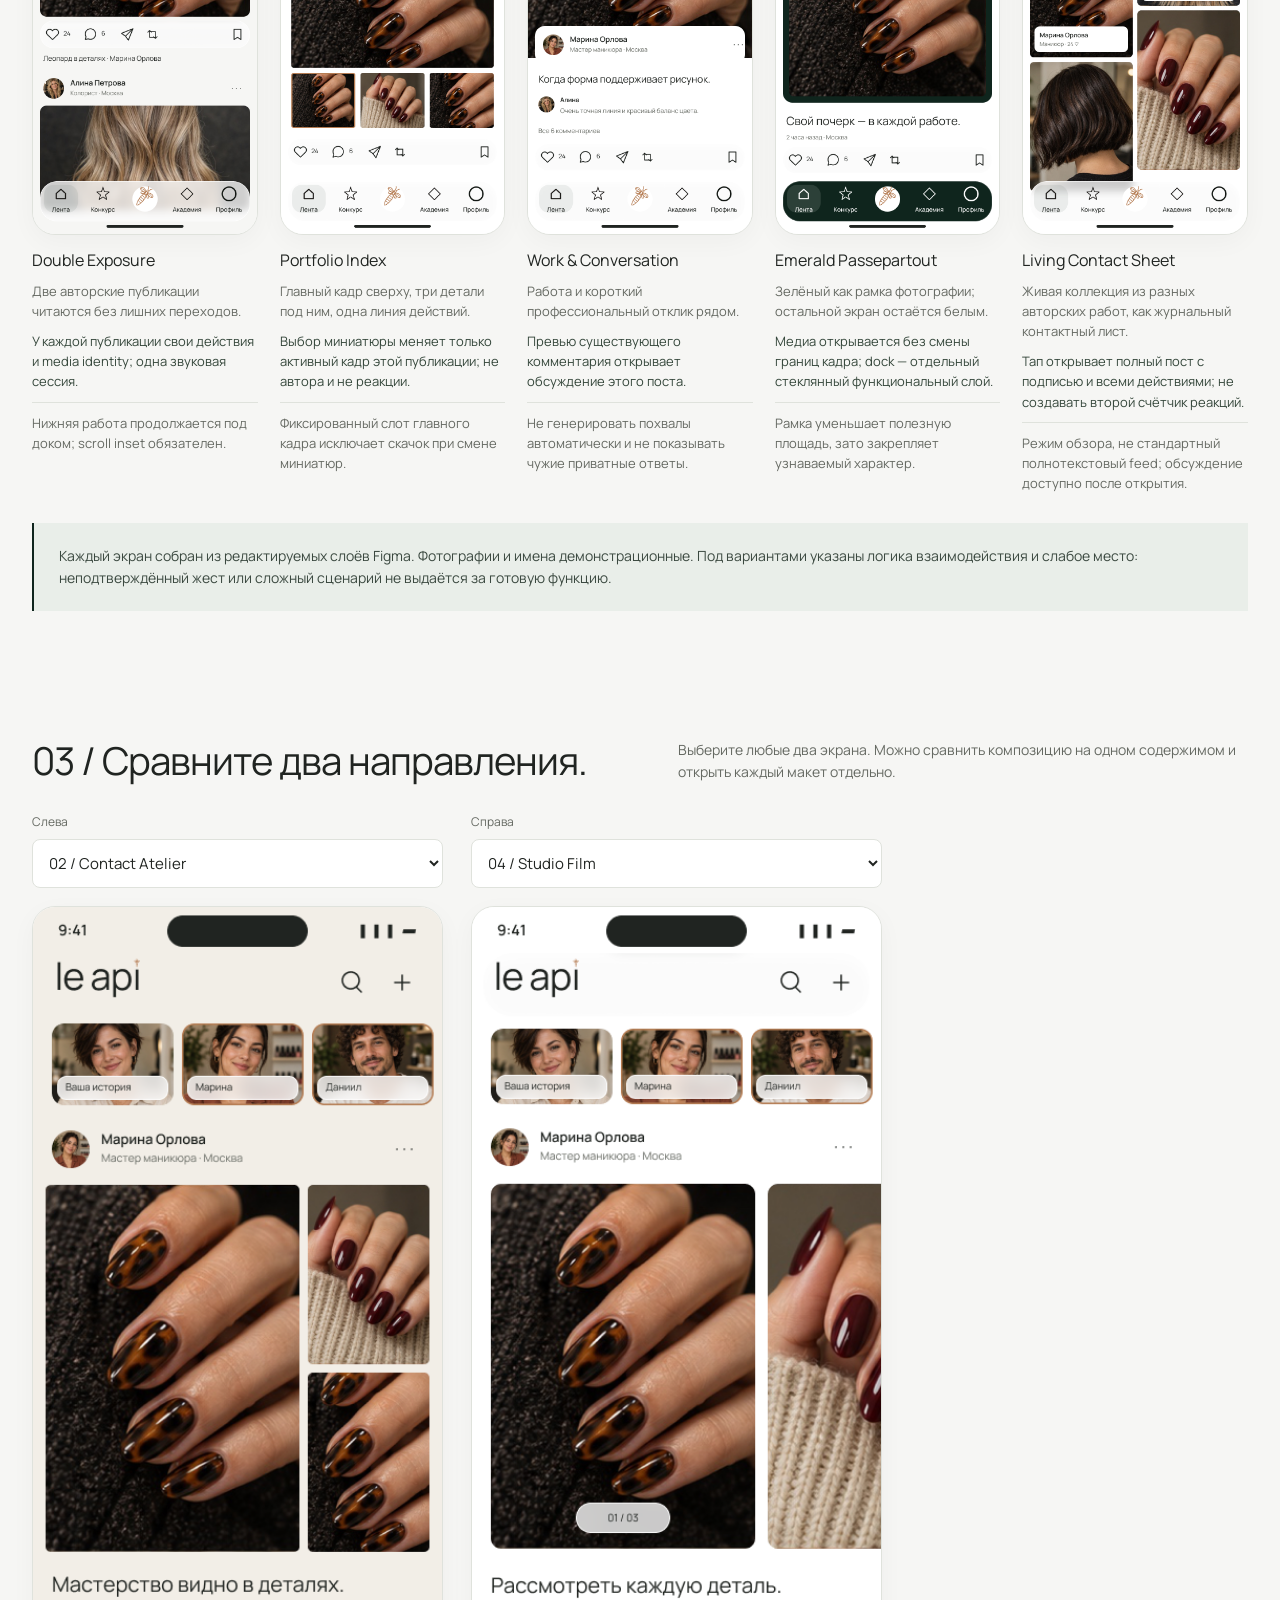
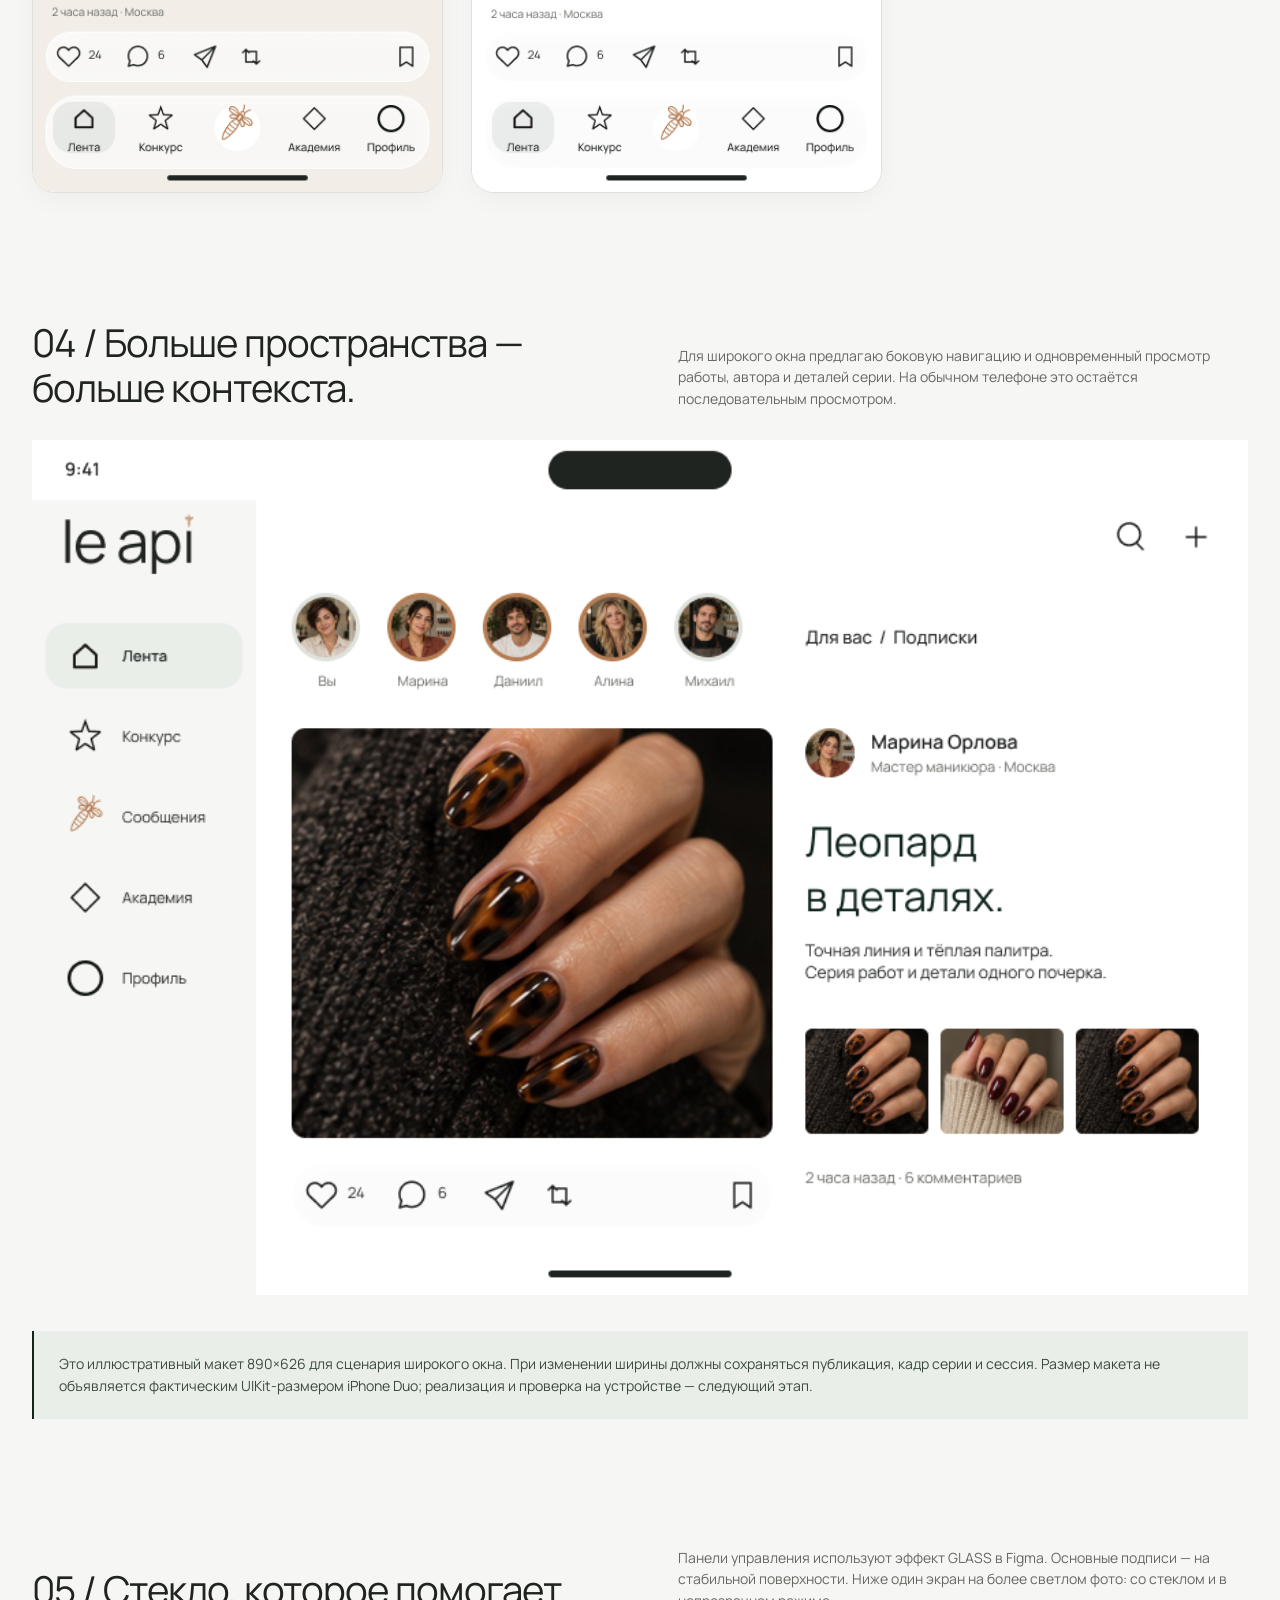
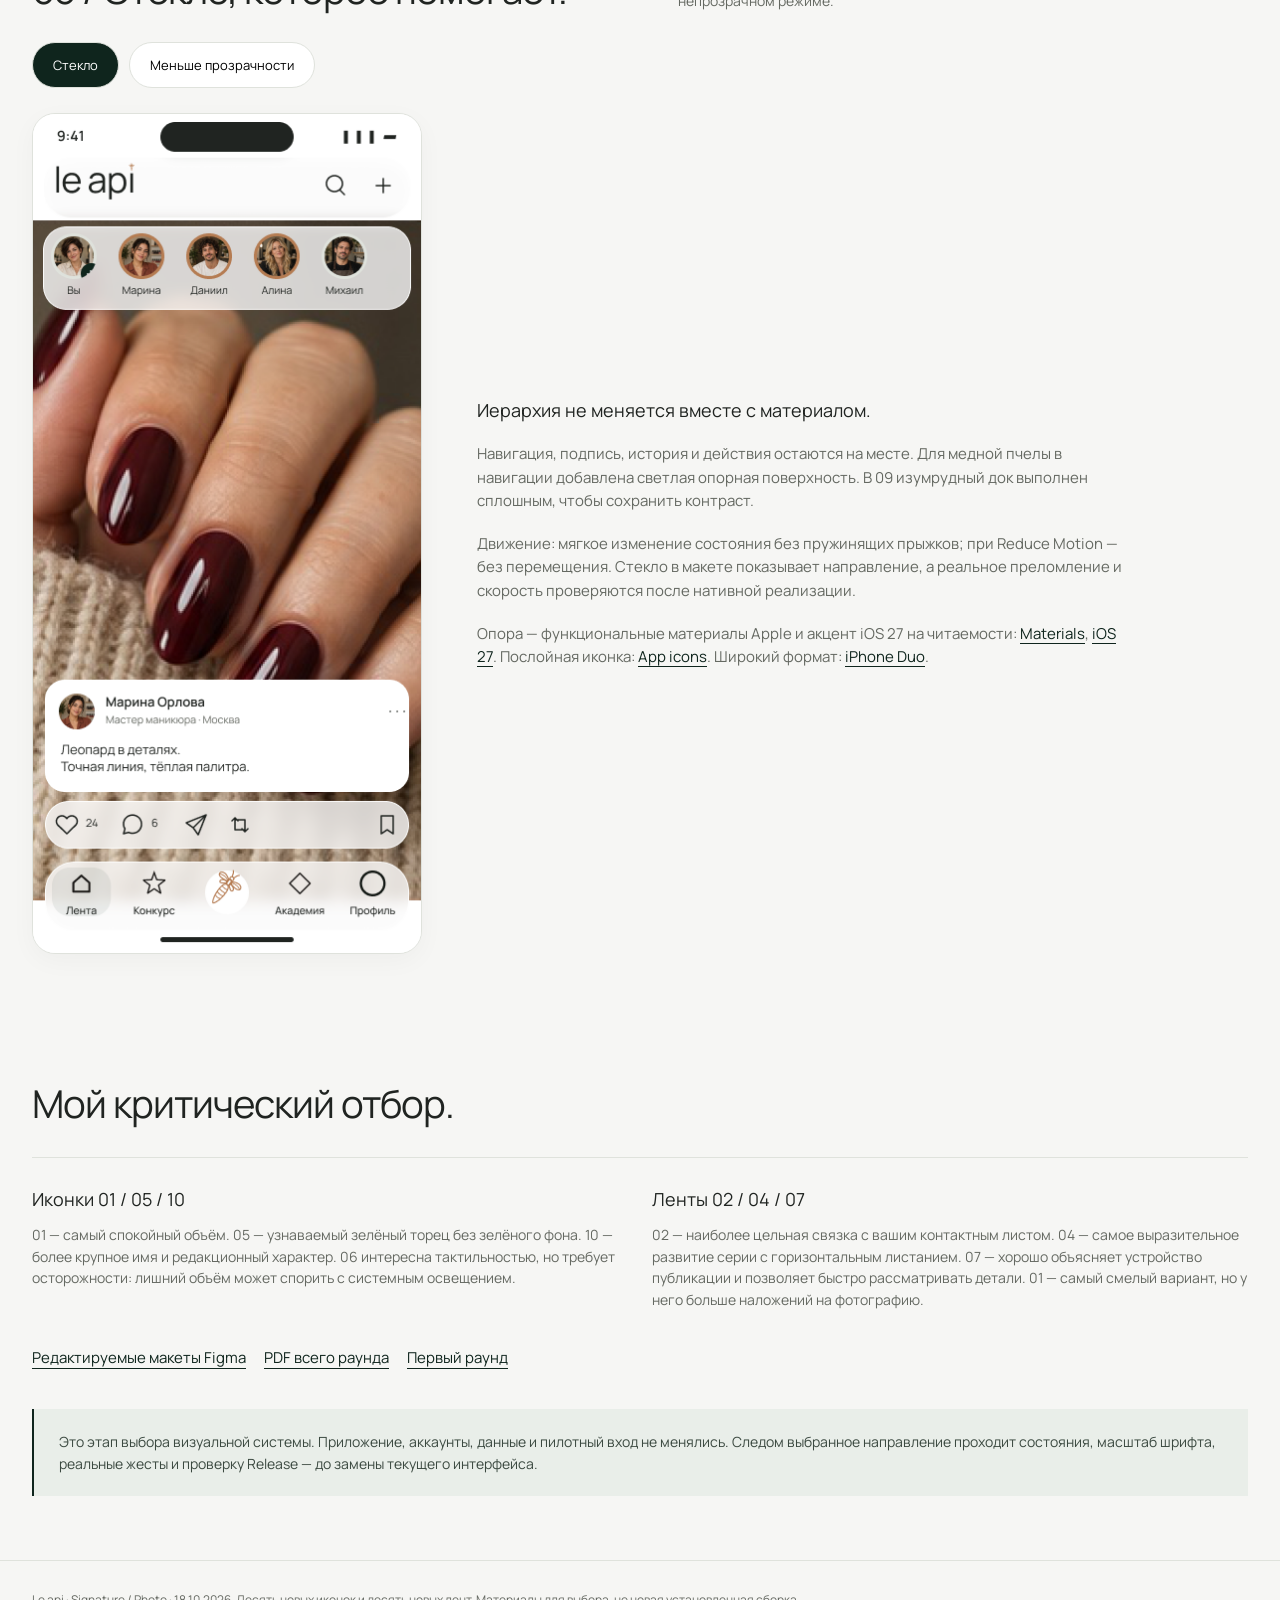
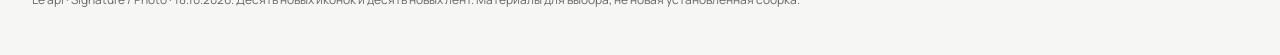
<file: identity/exploration/round-2/index.html>
<!doctype html>
<html lang="ru"><head><meta charset="utf-8"><meta name="viewport" content="width=device-width,initial-scale=1"><meta name="robots" content="noindex,nofollow"><meta name="theme-color" content="#0F251D"><title>Le api — Signature / Photo · второй раунд</title>
<style>
@font-face{font-family:Manrope;src:url('../../brandbook/Manrope-Regular.ttf') format('truetype');font-display:swap}*{box-sizing:border-box}html{scroll-behavior:smooth;scroll-padding-top:88px}body{margin:0;background:#f6f6f4;color:#202421;font-family:Manrope,Arial,sans-serif;font-size:15px;line-height:1.55}header,main,footer{max-width:1510px;margin:auto;padding:0 32px}header{display:flex;align-items:center;justify-content:space-between;height:112px}header img{width:110px;height:72px;object-fit:contain}header p{color:#656962;font-size:12px}h1,h2,h3,p{margin:0}h1{font-size:clamp(32px,4.3vw,62px);font-weight:400;line-height:1.1;letter-spacing:-2px;max-width:1050px;color:#0f251d}h2{font-size:clamp(26px,3vw,40px);font-weight:400;letter-spacing:-1px;line-height:1.15}h3{font-size:18px;font-weight:400;line-height:1.3}.intro{padding:43px 0 45px;border-top:1px solid #dfe2dc}.intro>p{max-width:870px;margin-top:25px;color:#656962;font-size:17px}.facts{display:flex;gap:30px;flex-wrap:wrap;margin-top:30px;font-size:12px;color:#656962}.facts b{color:#0f251d;font-weight:400}.nav{position:sticky;top:0;z-index:4;background:#f6f6f4f5;backdrop-filter:blur(14px);border-block:1px solid #dfe2dc;display:flex;gap:5px;padding:9px 0;overflow:auto}.nav a{white-space:nowrap;text-decoration:none;color:#202421;padding:11px 18px;border-radius:24px;font-size:13px;min-height:44px}.nav a:hover,.nav a:focus-visible{background:#e9eee9;outline:2px solid #0f251d;outline-offset:-2px}section{padding:64px 0}.section-title{display:flex;gap:30px;justify-content:space-between;align-items:end;margin-bottom:30px}.section-title p{max-width:570px;font-size:14px;color:#656962}.icon-grid{display:grid;grid-template-columns:repeat(5,minmax(0,1fr));gap:36px 26px}.icon-card{min-width:0}.icon-button{display:block;border:0;background:none;padding:0;cursor:zoom-in;width:100%;text-align:left}.icon-button img{display:block;width:100%;max-width:212px;aspect-ratio:1;margin-bottom:18px}.number{font-size:11px;color:#656962;letter-spacing:1px;margin-bottom:8px}.reason{font-size:13px;color:#656962;margin-top:10px}.small-tests{display:flex;align-items:center;gap:18px;height:88px}.small-tests img:first-child{width:60px;height:60px}.small-tests img:last-child{width:40px;height:40px}.note{padding:22px 25px;background:#e9eee9;border-left:2px solid #0f251d;color:#3b4940;margin-top:30px;font-size:14px}.screen-grid{display:grid;grid-template-columns:repeat(5,minmax(0,1fr));gap:48px 22px}.screen-card{min-width:0}.screen-button{display:block;width:100%;padding:0;border:1px solid #dfe2dc;background:white;border-radius:23px;overflow:hidden;cursor:zoom-in;box-shadow:0 7px 26px #18281c09}.screen-button img{display:block;width:100%;height:auto}.screen-card h3{margin-top:15px;font-size:16px}.screen-card p{font-size:13px;color:#656962;margin-top:10px}.screen-card .tradeoff{padding-top:10px;border-top:1px solid #dfe2dc}.web-grid{display:grid;grid-template-columns:minmax(0,3fr) minmax(0,1fr);gap:30px;align-items:start}.web-grid button{width:100%;padding:0;border:1px solid #dfe2dc;background:white;cursor:zoom-in}.web-grid img{width:100%;display:block}.web-grid figcaption{margin:12px 0;color:#656962;font-size:13px}figure{margin:0}.wide{width:100%;padding:0;border:0;background:white;cursor:zoom-in}.wide img{display:block;width:100%}.state-list{display:grid;grid-template-columns:repeat(5,1fr);gap:25px;margin-top:24px}.state-list p{font-size:13px;color:#656962}.state-list strong{display:block;color:#202421;margin-bottom:9px;font-weight:400}.links{display:flex;gap:18px;flex-wrap:wrap;margin-top:25px}.links a{color:#0f251d;text-underline-offset:5px;padding:10px 0}.recommend{display:grid;grid-template-columns:1fr 1fr;gap:24px;border-top:1px solid #dfe2dc;padding-top:30px}.recommend p{margin-top:13px;color:#656962;font-size:14px}footer{padding-top:30px;padding-bottom:45px;border-top:1px solid #dfe2dc;color:#656962;font-size:12px}dialog{padding:0;border:0;background:#edece7;max-width:96vw;max-height:96dvh;border-radius:14px}dialog::backdrop{background:#101814d9}.viewer-bar{position:sticky;top:0;display:flex;gap:20px;align-items:center;justify-content:space-between;background:#f6f6f4;z-index:1;padding:10px 16px}.viewer-bar button{border:1px solid #dfe2dc;border-radius:24px;background:white;padding:10px 18px;min-height:44px;font:inherit;font-size:13px}.viewer-image{display:block;max-width:94vw;max-height:none;width:auto;height:auto;margin:auto}button:focus-visible,a:focus-visible{outline:2px solid #b57c52;outline-offset:4px}@media(min-width:900px){.viewer-image{max-height:calc(94dvh - 70px);max-width:94vw}.viewer-image.zoom{max-height:none;max-width:none}}@media(max-width:1050px){.icon-grid{grid-template-columns:repeat(3,1fr)}.screen-grid{grid-template-columns:repeat(3,1fr)}.section-title{display:block}.section-title p{margin-top:20px}.state-list{grid-template-columns:repeat(2,1fr)}}@media(max-width:650px){header,main,footer{padding-inline:20px}header{height:95px}header p{font-size:10px;max-width:160px;text-align:right}h1{letter-spacing:-1px}.intro{padding-top:32px}.intro>p{font-size:15px}.facts{gap:10px;display:grid}.nav a{padding:11px 12px}.icon-grid{grid-template-columns:repeat(2,1fr);gap:30px 20px}.icon-button img{max-width:180px}.screen-grid{grid-template-columns:1fr;gap:42px}.screen-card{max-width:390px;margin:auto}.screen-card h3{font-size:20px}.screen-card p{font-size:14px}.web-grid{grid-template-columns:1fr}.web-grid figure:last-child{max-width:390px;margin:auto}.state-list,.recommend{grid-template-columns:1fr}.wide{overflow:auto}.wide img{min-width:1100px}.viewer-bar{font-size:12px}.viewer-image{max-width:94vw}.section-title{margin-bottom:24px}section{padding:46px 0}.note{padding:18px}}@media(prefers-reduced-motion:reduce){html{scroll-behavior:auto}}


.references{border-bottom:1px solid #dfe2dc;padding:20px 0;color:#656962}.references summary{cursor:pointer;min-height:44px;padding:9px 0}.reference-grid{display:grid;grid-template-columns:repeat(3,1fr);gap:24px;max-width:800px;margin:24px 0}.reference-grid img{display:block;max-width:100%;max-height:340px;width:auto}.reference-grid figcaption{font-size:12px;margin-top:12px}.compare-grid{display:grid;grid-template-columns:1fr 1fr;gap:28px;max-width:850px}.compare-grid label{display:block;font-size:12px;margin-bottom:8px;color:#656962}.compare-grid select{width:100%;min-height:48px;border:1px solid #dfe2dc;border-radius:8px;background:#fff;padding:12px;font:inherit;color:#202421;margin-bottom:18px}.material-controls{display:flex;gap:10px;margin:25px 0;flex-wrap:wrap}.material-choice{min-height:44px;padding:12px 20px;border:1px solid #dfe2dc;background:white;border-radius:25px;font:inherit;font-size:13px}.material-choice.active{background:#0f251d;color:white}.material-preview{display:grid;grid-template-columns:390px minmax(0,1fr);gap:55px;max-width:1100px;align-items:center}.material-preview p{color:#656962;margin-top:20px;font-size:15px}.material-preview a{color:#0f251d;text-underline-offset:4px}.screen-card .interaction{color:#35473b}.reference-grid figure:first-child img{max-height:180px}.small-tests img{flex:none}.wide img{min-width:0}@media(max-width:650px){.compare-grid{gap:12px}.compare-grid select{font-size:11px;padding:8px}.material-preview{grid-template-columns:1fr;gap:25px}.material-preview>.screen-button{max-width:390px}.reference-grid{gap:12px}.reference-grid figcaption{font-size:10px}.reference-grid figure:first-child img{max-height:100px}.wide img{min-width:890px}.material-preview p{font-size:14px}.nav a{font-size:12px}}

</style></head><body>
<header><img src="../../brandbook/le-api-light.svg" alt="le api"><p>Signature / Photo · раунд 02<br>Новые варианты на основе вашего выбора</p></header>
<main><div class="intro"><h1>Знак остаётся.<br>Подача становится смелее.</h1><p>Десять новых иконок на основе выбранной 01. Десять новых лент из ваших направлений 09 и 10: фотография крупно, контактные листы, серии и прозрачные элементы управления.</p><div class="facts"><span><b>10</b> новых иконок</span><span><b>10</b> новых экранов</span><span><b>Liquid Glass</b> в функциональных слоях</span><span><b>Широкое окно</b> и проверка прозрачности</span></div></div>
<nav class="nav" aria-label="Разделы просмотра"><a href="#icons">Иконки</a><a href="#screens">Лента</a><a href="#compare">Сравнить</a><a href="#wide">Широкий экран</a><a href="#materials">Материал</a><a href="#selection">Отбор</a></nav>
<details class="references"><summary>Ваш выбор из первого раунда — посмотреть основу</summary><div class="reference-grid"><figure><img src="../assets/icon-01.png" alt="Выбранная исходная иконка 01"><figcaption>Исходная иконка 01</figcaption></figure><figure><img src="../assets/screen-09.png" alt="Выбранная исходная лента 09"><figcaption>Исходная лента 09</figcaption></figure><figure><img src="../assets/screen-10.png" alt="Выбранная исходная лента 10"><figcaption>Исходная лента 10</figcaption></figure></div></details>
<section id="icons"><div class="section-title"><h2>01 / Полное имя. Разная оптика.</h2><p>Сохраняю написание, рисунок букв и пчелу. Исследую поля, масштаб, обрамление и глубину. Под каждым вариантом — 60 и 40 пикселей. Все номера ниже относятся к новому раунду.</p></div><div id="icon-grid" class="icon-grid"></div><p class="note">Стекло здесь — визуальный эскиз послойной иконки. После выбора слои отдельно готовятся для Icon Composer; эти изображения не являются уже установленными системными иконками. У 02 намеренно смещён центр, у 07 рамка заметнее имени, у 08 сложнее конструкция — это компромиссы для сравнения.</p></section>
<section id="screens"><div class="section-title"><h2>02 / Работа — главный акцент.</h2><p>Разные способы рассматривать мастерство: один кадр, диптих, плёнка, контактный лист, последовательная лента и обзор коллекции. Пять основных разделов и отдельное создание публикации сохраняются.</p></div><div id="screen-grid" class="screen-grid"></div><p class="note">Каждый экран собран из редактируемых слоёв Figma. Фотографии и имена демонстрационные. Под вариантами указаны логика взаимодействия и слабое место: неподтверждённый жест или сложный сценарий не выдаётся за готовую функцию.</p></section>
<section id="compare"><div class="section-title"><h2>03 / Сравните два направления.</h2><p>Выберите любые два экрана. Можно сравнить композицию на одном содержимом и открыть каждый макет отдельно.</p></div><div class="compare-grid"><div><label for="compare-a">Слева</label><select id="compare-a"></select><button class="screen-button" id="compare-open-a" data-view="assets/screen-02.png" data-title="Лента 02"><img id="compare-image-a" src="assets/screen-02.png" alt="Экран для сравнения слева" loading="lazy"></button></div><div><label for="compare-b">Справа</label><select id="compare-b"></select><button class="screen-button" id="compare-open-b" data-view="assets/screen-04.png" data-title="Лента 04"><img id="compare-image-b" src="assets/screen-04.png" alt="Экран для сравнения справа" loading="lazy"></button></div></div></section>
<section id="wide"><div class="section-title"><h2>04 / Больше пространства — больше контекста.</h2><p>Для широкого окна предлагаю боковую навигацию и одновременный просмотр работы, автора и деталей серии. На обычном телефоне это остаётся последовательным просмотром.</p></div><button class="wide" data-view="assets/wide.png" data-title="Широкое окно · адаптивная композиция" aria-label="Открыть широкую композицию"><img src="assets/wide.png" alt="Широкая композиция Le api: слева навигация, в центре работа, справа автор и серия" loading="lazy"></button><p class="note">Это иллюстративный макет 890×626 для сценария широкого окна. При изменении ширины должны сохраняться публикация, кадр серии и сессия. Размер макета не объявляется фактическим UIKit-размером iPhone Duo; реализация и проверка на устройстве — следующий этап.</p></section>
<section id="materials"><div class="section-title"><h2>05 / Стекло, которое помогает.</h2><p>Панели управления используют эффект GLASS в Figma. Основные подписи — на стабильной поверхности. Ниже один экран на более светлом фото: со стеклом и в непрозрачном режиме.</p></div><div class="material-controls"><button class="material-choice active" data-material="glass" aria-pressed="true">Стекло</button><button class="material-choice" data-material="opaque" aria-pressed="false">Меньше прозрачности</button></div><div class="material-preview"><button class="screen-button" id="material-open" data-view="assets/proof-glass.png" data-title="Светлое фото · стекло"><img id="material-image" src="assets/proof-glass.png" alt="Проверка стеклянных панелей на светлой фотографии" loading="lazy"></button><div><h3>Иерархия не меняется вместе с материалом.</h3><p>Навигация, подпись, история и действия остаются на месте. Для медной пчелы в навигации добавлена светлая опорная поверхность. В 09 изумрудный док выполнен сплошным, чтобы сохранить контраст.</p><p>Движение: мягкое изменение состояния без пружинящих прыжков; при Reduce Motion — без перемещения. Стекло в макете показывает направление, а реальное преломление и скорость проверяются после нативной реализации.</p><p>Опора — функциональные материалы Apple и акцент iOS 27 на читаемости: <a href="https://developer.apple.com/design/human-interface-guidelines/materials">Materials</a>, <a href="https://www.apple.com/os/ios/">iOS 27</a>. Послойная иконка: <a href="https://developer.apple.com/design/human-interface-guidelines/app-icons">App icons</a>. Широкий формат: <a href="https://www.apple.com/iphone-duo/">iPhone Duo</a>.</p></div></div></section>
<section id="selection"><div class="section-title"><h2>Мой критический отбор.</h2></div><div class="recommend"><div><h3>Иконки 01 / 05 / 10</h3><p>01 — самый спокойный объём. 05 — узнаваемый зелёный торец без зелёного фона. 10 — более крупное имя и редакционный характер. 06 интересна тактильностью, но требует осторожности: лишний объём может спорить с системным освещением.</p></div><div><h3>Ленты 02 / 04 / 07</h3><p>02 — наиболее цельная связка с вашим контактным листом. 04 — самое выразительное развитие серии с горизонтальным листанием. 07 — хорошо объясняет устройство публикации и позволяет быстро рассматривать детали. 01 — самый смелый вариант, но у него больше наложений на фотографию.</p></div></div><div class="links"><a href="https://www.figma.com/design/WJ6aLUH7Ha7XBhsrCpc9ei?node-id=3600-4453">Редактируемые макеты Figma</a><a href="le-api-round-2-review.pdf">PDF всего раунда</a><a href="../">Первый раунд</a></div><p class="note">Это этап выбора визуальной системы. Приложение, аккаунты, данные и пилотный вход не менялись. Следом выбранное направление проходит состояния, масштаб шрифта, реальные жесты и проверку Release — до замены текущего интерфейса.</p></section></main>
<footer>Le api · Signature / Photo · 18.10.2026. Десять новых иконок и десять новых лент. Материалы для выбора, не новая установленная сборка.</footer>
<dialog id="viewer"><div class="viewer-bar"><span id="viewer-title"></span><div><button id="zoom" type="button">Масштаб 1:1</button> <button id="close" type="button">Закрыть</button></div></div><img id="viewer-image" class="viewer-image" src="assets/screen-02.png" alt="Предпросмотр экрана"></dialog>
<script>
const DATA={"pageId": "3600:4453", "kitId": "3601:4453", "masterIds": ["3601:4454", "3601:4482"], "materials": {"regular": "3600:4454", "dark": "3601:4510", "opaque": "3601:4511"}, "iconBoardId": "3601:4512", "icons": [{"number": 1, "id": "3601:4515", "name": "Porcelain Lens", "note": "\u0424\u0430\u0440\u0444\u043e\u0440\u043e\u0432\u0430\u044f \u043b\u0438\u043d\u0437\u0430, \u0437\u043d\u0430\u043a \u043d\u0430 \u0441\u043f\u043e\u043a\u043e\u0439\u043d\u043e\u0439 \u043f\u043b\u043e\u0441\u043a\u043e\u0441\u0442\u0438."}, {"number": 2, "id": "3601:4610", "name": "Lower Signature", "note": "\u0421\u043b\u043e\u0432\u0435\u0441\u043d\u044b\u0439 \u0437\u043d\u0430\u043a \u043d\u0438\u0436\u0435 \u043e\u043f\u0442\u0438\u0447\u0435\u0441\u043a\u043e\u0433\u043e \u0446\u0435\u043d\u0442\u0440\u0430, \u0431\u043e\u043b\u044c\u0448\u0435 \u0432\u043e\u0437\u0434\u0443\u0445\u0430 \u0441\u0432\u0435\u0440\u0445\u0443."}, {"number": 3, "id": "3601:4702", "name": "Copper Margin", "note": "\u041c\u0435\u0434\u043d\u0430\u044f \u0431\u043e\u043a\u043e\u0432\u0430\u044f \u043b\u0438\u043d\u0438\u044f \u0432\u043c\u0435\u0441\u0442\u043e \u043f\u043e\u0434\u0447\u0451\u0440\u043a\u0438\u0432\u0430\u043d\u0438\u044f."}, {"number": 4, "id": "3601:4794", "name": "Soft Inlay", "note": "\u0417\u043d\u0430\u043a \u0432\u043d\u0443\u0442\u0440\u0438 \u043d\u0435\u0433\u043b\u0443\u0431\u043e\u043a\u043e\u0439 \u043c\u0430\u0442\u043e\u0432\u043e\u0439 \u0432\u0441\u0442\u0430\u0432\u043a\u0438."}, {"number": 5, "id": "3601:4886", "name": "Green Sleeve", "note": "\u0417\u0435\u043b\u0451\u043d\u044b\u0439 \u0442\u043e\u0440\u0435\u0446, \u043a\u0430\u043a \u0443 \u043e\u0431\u043b\u043e\u0436\u043a\u0438 \u0438\u043b\u0438 \u0443\u043f\u0430\u043a\u043e\u0432\u043a\u0438."}, {"number": 6, "id": "3601:4981", "name": "Paper Folio", "note": "\u0414\u0432\u0430 \u0431\u0443\u043c\u0430\u0436\u043d\u044b\u0445 \u0441\u043b\u043e\u044f \u0438 \u043f\u043e\u0434\u043f\u0438\u0441\u044c \u043d\u0430 \u043f\u0435\u0440\u0435\u0434\u043d\u0435\u043c \u043b\u0438\u0441\u0442\u0435."}, {"number": 7, "id": "3601:5076", "name": "Quiet Seal", "note": "\u0422\u043e\u043d\u043a\u0438\u0439 \u043a\u0440\u0443\u0433 \u043e\u0445\u0432\u0430\u0442\u044b\u0432\u0430\u0435\u0442 \u043f\u043e\u043b\u043d\u044b\u0439 \u0441\u043b\u043e\u0432\u0435\u0441\u043d\u044b\u0439 \u0437\u043d\u0430\u043a."}, {"number": 8, "id": "3601:5168", "name": "Floating Label", "note": "\u041f\u043b\u0430\u0432\u0430\u044e\u0449\u0430\u044f \u0441\u0432\u0435\u0442\u043b\u0430\u044f \u044d\u0442\u0438\u043a\u0435\u0442\u043a\u0430 \u043d\u0430\u0434 \u0437\u0435\u043b\u0451\u043d\u044b\u043c \u043a\u0440\u0430\u0435\u043c."}, {"number": 9, "id": "3601:5266", "name": "Night Plate", "note": "\u041d\u043e\u0447\u043d\u0430\u044f \u043f\u043b\u0430\u0441\u0442\u0438\u043d\u0430: \u0441\u0432\u0435\u0442\u043b\u044b\u0439 \u0437\u043d\u0430\u043a \u043d\u0430 \u0433\u043b\u0443\u0431\u043e\u043a\u043e\u043c \u0437\u0435\u043b\u0451\u043d\u043e\u043c."}, {"number": 10, "id": "3601:5361", "name": "Editorial Rule", "note": "\u0423\u0432\u0435\u043b\u0438\u0447\u0435\u043d\u043d\u044b\u0439 \u0437\u043d\u0430\u043a \u0438 \u0440\u0435\u0434\u0430\u043a\u0446\u0438\u043e\u043d\u043d\u0430\u044f \u0434\u0432\u0443\u0445\u0446\u0432\u0435\u0442\u043d\u0430\u044f \u043b\u0438\u043d\u0435\u0439\u043a\u0430."}], "screens": [{"number": 1, "id": "3601:5456", "name": "Photo Veil"}, {"number": 2, "id": "3601:5590", "name": "Contact Atelier"}, {"number": 3, "id": "3601:5720", "name": "Twin Study"}, {"number": 4, "id": "3601:5854", "name": "Studio Film"}, {"number": 5, "id": "3601:5987", "name": "Detail Edition"}, {"number": 6, "id": "3601:6118", "name": "Double Exposure"}, {"number": 7, "id": "3601:6251", "name": "Portfolio Index"}, {"number": 8, "id": "3601:6383", "name": "Work & Conversation"}, {"number": 9, "id": "3601:6513", "name": "Emerald Passepartout"}, {"number": 10, "id": "3601:6644", "name": "Living Contact Sheet"}], "matrix": [["Photo Veil", "\u0424\u043e\u0442\u043e\u0433\u0440\u0430\u0444\u0438\u044f \u043a\u0430\u043a \u0444\u043e\u043d; \u043d\u0430\u0434 \u043d\u0435\u0439 \u0442\u043e\u043b\u044c\u043a\u043e \u0444\u0443\u043d\u043a\u0446\u0438\u043e\u043d\u0430\u043b\u044c\u043d\u044b\u0435 \u0441\u0442\u0435\u043a\u043b\u044f\u043d\u043d\u044b\u0435 \u0441\u043b\u043e\u0438.", "\u0422\u0435\u043a\u0441\u0442 \u043f\u0443\u0431\u043b\u0438\u043a\u0430\u0446\u0438\u0438 \u043d\u0430 \u0441\u043f\u043b\u043e\u0448\u043d\u043e\u0439 \u043f\u043e\u0432\u0435\u0440\u0445\u043d\u043e\u0441\u0442\u0438. \u0421\u0442\u0435\u043a\u043b\u043e \u043d\u0435 \u0440\u0430\u0437\u043c\u044b\u0432\u0430\u0435\u0442 \u0441\u0430\u043c\u0443 \u0440\u0430\u0431\u043e\u0442\u0443.", "\u0413\u043b\u0430\u0432\u043d\u044b\u0439 \u0440\u0438\u0441\u043a \u2014 \u043a\u043e\u043b\u0438\u0447\u0435\u0441\u0442\u0432\u043e \u043d\u0430\u043b\u043e\u0436\u0435\u043d\u0438\u0439; \u0434\u0435\u0440\u0436\u0430\u0442\u044c \u0430\u0432\u0442\u043e\u0440\u0430 \u0438 \u0434\u0435\u0439\u0441\u0442\u0432\u0438\u044f \u0432 \u043e\u0442\u0432\u0435\u0434\u0451\u043d\u043d\u044b\u0445 \u043c\u0435\u0441\u0442\u0430\u0445."], ["Contact Atelier", "\u0411\u043e\u043b\u044c\u0448\u043e\u0439 \u0432\u0435\u0440\u0442\u0438\u043a\u0430\u043b\u044c\u043d\u044b\u0439 \u043a\u0430\u0434\u0440 \u0438 \u0434\u0432\u0435 \u0434\u0435\u0442\u0430\u043b\u0438 \u043e\u0431\u0440\u0430\u0437\u0443\u044e\u0442 \u043a\u043e\u043d\u0442\u0430\u043a\u0442\u043d\u044b\u0439 \u043b\u0438\u0441\u0442.", "\u0422\u0430\u043f \u043d\u0430 \u0434\u0435\u0442\u0430\u043b\u044c \u043e\u0442\u043a\u0440\u044b\u0432\u0430\u0435\u0442 \u043c\u0435\u0434\u0438\u0430 \u044d\u0442\u043e\u0439 \u0436\u0435 \u043f\u0443\u0431\u043b\u0438\u043a\u0430\u0446\u0438\u0438; \u0441\u0432\u0430\u0439\u043f \u043f\u0440\u043e\u0434\u043e\u043b\u0436\u0430\u0435\u0442 \u0435\u0451 \u0441\u0435\u0440\u0438\u044e.", "\u041b\u0443\u0447\u0448\u0435 \u0434\u043b\u044f \u0441\u0435\u0440\u0438\u0439 \u0438\u0437 \u0442\u0440\u0451\u0445 \u0444\u043e\u0442\u043e. \u041e\u0434\u0438\u043d\u043e\u0447\u043d\u043e\u0435 \u0444\u043e\u0442\u043e \u043f\u043e\u043b\u0443\u0447\u0430\u0435\u0442 \u043f\u043e\u043b\u043d\u0443\u044e \u0448\u0438\u0440\u0438\u043d\u0443."], ["Twin Study", "\u0420\u0430\u0432\u043d\u043e\u043f\u0440\u0430\u0432\u043d\u044b\u0439 \u0434\u0438\u043f\u0442\u0438\u0445 \u0438 \u0441\u043f\u043e\u043a\u043e\u0439\u043d\u044b\u0439 \u0440\u0435\u0434\u0430\u043a\u0446\u0438\u043e\u043d\u043d\u044b\u0439 \u043f\u043e\u0434\u0432\u0430\u043b.", "\u041e\u0431\u0430 \u043a\u0430\u0434\u0440\u0430 \u043e\u0442\u043d\u043e\u0441\u044f\u0442\u0441\u044f \u043a \u043e\u0434\u043d\u043e\u043c\u0443 \u043f\u043e\u0441\u0442\u0443; \u0434\u0435\u0439\u0441\u0442\u0432\u0438\u044f \u0435\u0434\u0438\u043d\u044b \u0434\u043b\u044f \u043f\u0443\u0431\u043b\u0438\u043a\u0430\u0446\u0438\u0438.", "\u041d\u0435 \u043f\u043e\u0434\u0445\u043e\u0434\u044f\u0442 \u0441\u043b\u0443\u0447\u0430\u0439\u043d\u044b\u0435 \u043f\u0430\u0440\u044b: \u043f\u0435\u0440\u0432\u044b\u0439 \u044d\u043a\u0440\u0430\u043d \u0434\u043e\u043b\u0436\u0435\u043d \u0441\u043e\u0445\u0440\u0430\u043d\u044f\u0442\u044c \u0441\u0432\u044f\u0437\u044c \u0430\u0432\u0442\u043e\u0440\u0430 \u0438 \u0441\u0435\u0440\u0438\u0438."], ["Studio Film", "\u0413\u043e\u0440\u0438\u0437\u043e\u043d\u0442\u0430\u043b\u044c\u043d\u0430\u044f \u043f\u043b\u0451\u043d\u043a\u0430 \u0441 \u0432\u0438\u0434\u0438\u043c\u044b\u043c \u0441\u043b\u0435\u0434\u0443\u044e\u0449\u0438\u043c \u043a\u0430\u0434\u0440\u043e\u043c.", "\u0413\u043e\u0440\u0438\u0437\u043e\u043d\u0442\u0430\u043b\u044c\u043d\u044b\u0439 \u0441\u0432\u0430\u0439\u043f \u043b\u0438\u0441\u0442\u0430\u0435\u0442 \u0441\u0435\u0440\u0438\u044e; \u0432\u0435\u0440\u0442\u0438\u043a\u0430\u043b\u044c\u043d\u044b\u0439 \u2014 \u043b\u0435\u043d\u0442\u0443, \u0431\u0435\u0437 \u043f\u0435\u0440\u0435\u0445\u0432\u0430\u0442\u0430 \u043a\u0440\u0430\u0435\u0432\u043e\u0433\u043e back-\u0436\u0435\u0441\u0442\u0430.", "\u041d\u0443\u0436\u043d\u0430 \u043f\u0440\u043e\u0432\u0435\u0440\u043a\u0430 \u0436\u0435\u0441\u0442\u043e\u0432 \u0432 Release; \u0432\u0442\u043e\u0440\u043e\u0439 \u043a\u0430\u0434\u0440 \u043d\u0430\u043c\u0435\u0440\u0435\u043d\u043d\u043e \u0447\u0430\u0441\u0442\u0438\u0447\u043d\u043e \u0437\u0430 \u043a\u0440\u0430\u0435\u043c."], ["Detail Edition", "\u0411\u043e\u043b\u044c\u0448\u0430\u044f \u0444\u043e\u0442\u043e\u0433\u0440\u0430\u0444\u0438\u044f \u0438 \u043c\u0430\u043b\u0435\u043d\u044c\u043a\u0430\u044f \u0434\u0435\u0442\u0430\u043b\u044c \u0432\u043e\u0437\u043b\u0435 \u043f\u043e\u0434\u043f\u0438\u0441\u0438.", "\u0414\u0435\u0442\u0430\u043b\u044c \u043e\u0442\u043a\u0440\u044b\u0432\u0430\u0435\u0442 \u0442\u0435\u043a\u0443\u0449\u0443\u044e \u0441\u0435\u0440\u0438\u044e; \u0442\u0435\u043a\u0441\u0442 \u0440\u0430\u0441\u043a\u0440\u044b\u0432\u0430\u0435\u0442\u0441\u044f \u043d\u0430\u0436\u0430\u0442\u0438\u0435\u043c \u0431\u0435\u0437 \u043e\u0442\u0434\u0435\u043b\u044c\u043d\u043e\u0439 \u043a\u043d\u043e\u043f\u043a\u0438 \u00ab\u0435\u0449\u0451\u00bb.", "\u0410\u0432\u0442\u043e\u0440\u0441\u043a\u0438\u0439 \u0442\u0435\u043a\u0441\u0442 \u043d\u0435 \u0434\u043e\u043b\u0436\u0435\u043d \u043f\u0440\u0435\u0432\u0440\u0430\u0449\u0430\u0442\u044c\u0441\u044f \u0432 \u043e\u0431\u044f\u0437\u0430\u0442\u0435\u043b\u044c\u043d\u044b\u0439 \u0440\u0435\u043a\u043b\u0430\u043c\u043d\u044b\u0439 \u0437\u0430\u0433\u043e\u043b\u043e\u0432\u043e\u043a."], ["Double Exposure", "\u0414\u0432\u0435 \u0430\u0432\u0442\u043e\u0440\u0441\u043a\u0438\u0435 \u043f\u0443\u0431\u043b\u0438\u043a\u0430\u0446\u0438\u0438 \u0447\u0438\u0442\u0430\u044e\u0442\u0441\u044f \u0431\u0435\u0437 \u043b\u0438\u0448\u043d\u0438\u0445 \u043f\u0435\u0440\u0435\u0445\u043e\u0434\u043e\u0432.", "\u0423 \u043a\u0430\u0436\u0434\u043e\u0439 \u043f\u0443\u0431\u043b\u0438\u043a\u0430\u0446\u0438\u0438 \u0441\u0432\u043e\u0438 \u0434\u0435\u0439\u0441\u0442\u0432\u0438\u044f \u0438 media identity; \u043e\u0434\u043d\u0430 \u0437\u0432\u0443\u043a\u043e\u0432\u0430\u044f \u0441\u0435\u0441\u0441\u0438\u044f.", "\u041d\u0438\u0436\u043d\u044f\u044f \u0440\u0430\u0431\u043e\u0442\u0430 \u043f\u0440\u043e\u0434\u043e\u043b\u0436\u0430\u0435\u0442\u0441\u044f \u043f\u043e\u0434 \u0434\u043e\u043a\u043e\u043c; scroll inset \u043e\u0431\u044f\u0437\u0430\u0442\u0435\u043b\u0435\u043d."], ["Portfolio Index", "\u0413\u043b\u0430\u0432\u043d\u044b\u0439 \u043a\u0430\u0434\u0440 \u0441\u0432\u0435\u0440\u0445\u0443, \u0442\u0440\u0438 \u0434\u0435\u0442\u0430\u043b\u0438 \u043f\u043e\u0434 \u043d\u0438\u043c, \u043e\u0434\u043d\u0430 \u043b\u0438\u043d\u0438\u044f \u0434\u0435\u0439\u0441\u0442\u0432\u0438\u0439.", "\u0412\u044b\u0431\u043e\u0440 \u043c\u0438\u043d\u0438\u0430\u0442\u044e\u0440\u044b \u043c\u0435\u043d\u044f\u0435\u0442 \u0442\u043e\u043b\u044c\u043a\u043e \u0430\u043a\u0442\u0438\u0432\u043d\u044b\u0439 \u043a\u0430\u0434\u0440 \u044d\u0442\u043e\u0439 \u043f\u0443\u0431\u043b\u0438\u043a\u0430\u0446\u0438\u0438; \u043d\u0435 \u0430\u0432\u0442\u043e\u0440\u0430 \u0438 \u043d\u0435 \u0440\u0435\u0430\u043a\u0446\u0438\u0438.", "\u0424\u0438\u043a\u0441\u0438\u0440\u043e\u0432\u0430\u043d\u043d\u044b\u0439 \u0441\u043b\u043e\u0442 \u0433\u043b\u0430\u0432\u043d\u043e\u0433\u043e \u043a\u0430\u0434\u0440\u0430 \u0438\u0441\u043a\u043b\u044e\u0447\u0430\u0435\u0442 \u0441\u043a\u0430\u0447\u043e\u043a \u043f\u0440\u0438 \u0441\u043c\u0435\u043d\u0435 \u043c\u0438\u043d\u0438\u0430\u0442\u044e\u0440."], ["Work & Conversation", "\u0420\u0430\u0431\u043e\u0442\u0430 \u0438 \u043a\u043e\u0440\u043e\u0442\u043a\u0438\u0439 \u043f\u0440\u043e\u0444\u0435\u0441\u0441\u0438\u043e\u043d\u0430\u043b\u044c\u043d\u044b\u0439 \u043e\u0442\u043a\u043b\u0438\u043a \u0440\u044f\u0434\u043e\u043c.", "\u041f\u0440\u0435\u0432\u044c\u044e \u0441\u0443\u0449\u0435\u0441\u0442\u0432\u0443\u044e\u0449\u0435\u0433\u043e \u043a\u043e\u043c\u043c\u0435\u043d\u0442\u0430\u0440\u0438\u044f \u043e\u0442\u043a\u0440\u044b\u0432\u0430\u0435\u0442 \u043e\u0431\u0441\u0443\u0436\u0434\u0435\u043d\u0438\u0435 \u044d\u0442\u043e\u0433\u043e \u043f\u043e\u0441\u0442\u0430.", "\u041d\u0435 \u0433\u0435\u043d\u0435\u0440\u0438\u0440\u043e\u0432\u0430\u0442\u044c \u043f\u043e\u0445\u0432\u0430\u043b\u044b \u0430\u0432\u0442\u043e\u043c\u0430\u0442\u0438\u0447\u0435\u0441\u043a\u0438 \u0438 \u043d\u0435 \u043f\u043e\u043a\u0430\u0437\u044b\u0432\u0430\u0442\u044c \u0447\u0443\u0436\u0438\u0435 \u043f\u0440\u0438\u0432\u0430\u0442\u043d\u044b\u0435 \u043e\u0442\u0432\u0435\u0442\u044b."], ["Emerald Passepartout", "\u0417\u0435\u043b\u0451\u043d\u044b\u0439 \u043a\u0430\u043a \u0440\u0430\u043c\u043a\u0430 \u0444\u043e\u0442\u043e\u0433\u0440\u0430\u0444\u0438\u0438; \u043e\u0441\u0442\u0430\u043b\u044c\u043d\u043e\u0439 \u044d\u043a\u0440\u0430\u043d \u043e\u0441\u0442\u0430\u0451\u0442\u0441\u044f \u0431\u0435\u043b\u044b\u043c.", "\u041c\u0435\u0434\u0438\u0430 \u043e\u0442\u043a\u0440\u044b\u0432\u0430\u0435\u0442\u0441\u044f \u0431\u0435\u0437 \u0441\u043c\u0435\u043d\u044b \u0433\u0440\u0430\u043d\u0438\u0446 \u043a\u0430\u0434\u0440\u0430; dock \u2014 \u043e\u0442\u0434\u0435\u043b\u044c\u043d\u044b\u0439 \u0441\u0442\u0435\u043a\u043b\u044f\u043d\u043d\u044b\u0439 \u0444\u0443\u043d\u043a\u0446\u0438\u043e\u043d\u0430\u043b\u044c\u043d\u044b\u0439 \u0441\u043b\u043e\u0439.", "\u0420\u0430\u043c\u043a\u0430 \u0443\u043c\u0435\u043d\u044c\u0448\u0430\u0435\u0442 \u043f\u043e\u043b\u0435\u0437\u043d\u0443\u044e \u043f\u043b\u043e\u0449\u0430\u0434\u044c, \u0437\u0430\u0442\u043e \u0437\u0430\u043a\u0440\u0435\u043f\u043b\u044f\u0435\u0442 \u0443\u0437\u043d\u0430\u0432\u0430\u0435\u043c\u044b\u0439 \u0445\u0430\u0440\u0430\u043a\u0442\u0435\u0440."], ["Living Contact Sheet", "\u0416\u0438\u0432\u0430\u044f \u043a\u043e\u043b\u043b\u0435\u043a\u0446\u0438\u044f \u0438\u0437 \u0440\u0430\u0437\u043d\u044b\u0445 \u0430\u0432\u0442\u043e\u0440\u0441\u043a\u0438\u0445 \u0440\u0430\u0431\u043e\u0442, \u043a\u0430\u043a \u0436\u0443\u0440\u043d\u0430\u043b\u044c\u043d\u044b\u0439 \u043a\u043e\u043d\u0442\u0430\u043a\u0442\u043d\u044b\u0439 \u043b\u0438\u0441\u0442.", "\u0422\u0430\u043f \u043e\u0442\u043a\u0440\u044b\u0432\u0430\u0435\u0442 \u043f\u043e\u043b\u043d\u044b\u0439 \u043f\u043e\u0441\u0442 \u0441 \u043f\u043e\u0434\u043f\u0438\u0441\u044c\u044e \u0438 \u0432\u0441\u0435\u043c\u0438 \u0434\u0435\u0439\u0441\u0442\u0432\u0438\u044f\u043c\u0438; \u043d\u0435 \u0441\u043e\u0437\u0434\u0430\u0432\u0430\u0442\u044c \u0432\u0442\u043e\u0440\u043e\u0439 \u0441\u0447\u0451\u0442\u0447\u0438\u043a \u0440\u0435\u0430\u043a\u0446\u0438\u0439.", "\u0420\u0435\u0436\u0438\u043c \u043e\u0431\u0437\u043e\u0440\u0430, \u043d\u0435 \u0441\u0442\u0430\u043d\u0434\u0430\u0440\u0442\u043d\u044b\u0439 \u043f\u043e\u043b\u043d\u043e\u0442\u0435\u043a\u0441\u0442\u043e\u0432\u044b\u0439 feed; \u043e\u0431\u0441\u0443\u0436\u0434\u0435\u043d\u0438\u0435 \u0434\u043e\u0441\u0442\u0443\u043f\u043d\u043e \u043f\u043e\u0441\u043b\u0435 \u043e\u0442\u043a\u0440\u044b\u0442\u0438\u044f."]], "wideId": "3604:36199", "proofBoardId": "3604:36337", "proofIds": ["3604:36339", "3604:36436"], "wideSize": [890, 626], "version": "2026-10-18-round-2", "status": "visual-proposals-not-native-release", "sourceSelection": {"icon": "01 Signature", "feeds": ["09 Full Frame", "10 Contact Sheet"]}, "materialsNote": "Native Figma GLASS on regular controls. Emerald dock uses an opaque fallback. Runtime refraction, performance and gestures are not yet implemented.", "recommendations": {"icons": [1, 5, 10], "feeds": [2, 4, 7]}, "references": [{"title": "Apple \u00b7 Materials", "url": "https://developer.apple.com/design/human-interface-guidelines/materials"}, {"title": "Apple \u00b7 App icons", "url": "https://developer.apple.com/design/human-interface-guidelines/app-icons"}, {"title": "Apple \u00b7 iOS 27", "url": "https://www.apple.com/os/ios/"}, {"title": "Apple \u00b7 iPhone Duo", "url": "https://www.apple.com/iphone-duo/"}]};
const num=i=>String(i).padStart(2,'0');
const critique=['На 40 px тонкий объём почти исчезает; имя остаётся главным.','Низкий центр отличает знак, но требует проверки рядом с соседними иконками.','Линия остаётся акцентом, медь не переходит на буквы.','Внутренняя рамка может уменьшать имя — оценивать в малом размере.','Зелёный торец помогает опознать приложение среди белых иконок.','Тактильная идея; не запекать лишние тени поверх системного освещения.','Контур отделён от букв; рамка всё же конкурирует с именем.','Более сложная поверхность; важна читаемость правого края знака.','Тёмная версия сохраняет полный знак, не превращая его в золотую надпись.','Увеличенное имя; линия остаётся второстепенной.'];
document.querySelector('#icon-grid').innerHTML=DATA.icons.map((x,i)=>`<article class="icon-card"><button class="icon-button" data-view="assets/icon-${num(x.number)}.png" data-title="Иконка ${num(x.number)} · ${x.name}" aria-label="Увеличить иконку ${num(x.number)}"><img src="assets/icon-${num(x.number)}.png" alt="Новая иконка ${num(x.number)} ${x.name}" loading="lazy"></button><div class="number">НОВАЯ ${num(x.number)}</div><h3>${x.name}</h3><div class="small-tests"><img src="assets/icon-${num(x.number)}.png" alt="60 пикселей"><img src="assets/icon-${num(x.number)}.png" alt="40 пикселей"></div><p class="reason">${x.note}</p><p class="reason">${critique[i]}</p></article>`).join('');
document.querySelector('#screen-grid').innerHTML=DATA.screens.map((x,i)=>`<article class="screen-card"><div class="number">НОВАЯ ЛЕНТА ${num(x.number)}</div><button class="screen-button" data-view="assets/screen-${num(x.number)}.png" data-title="Лента ${num(x.number)} · ${x.name}" aria-label="Увеличить экран ${num(x.number)}"><img src="assets/screen-${num(x.number)}.png" alt="Новый главный экран ${num(x.number)} ${x.name}" loading="lazy"></button><h3>${x.name}</h3><p>${DATA.matrix[i][1]}</p><p class="interaction">${DATA.matrix[i][2]}</p><p class="tradeoff">${DATA.matrix[i][3]}</p></article>`).join('');
for(const side of ['a','b']){const select=document.querySelector('#compare-'+side);select.innerHTML=DATA.screens.map(x=>`<option value="${x.number}">${num(x.number)} / ${x.name}</option>`).join('');select.value=side==='a'?'2':'4';select.addEventListener('change',()=>{const n=Number(select.value),path='assets/screen-'+num(n)+'.png',title='Лента '+num(n)+' · '+DATA.screens[n-1].name;document.querySelector('#compare-image-'+side).src=path;document.querySelector('#compare-image-'+side).alt=title;const open=document.querySelector('#compare-open-'+side);open.dataset.view=path;open.dataset.title=title;});}
for(const b of document.querySelectorAll('[data-material]'))b.addEventListener('click',()=>{const material=b.dataset.material,path='assets/proof-'+material+'.png',title=material==='glass'?'Светлое фото · стекло':'Светлое фото · непрозрачный режим';for(const button of document.querySelectorAll('[data-material]')){const selected=button===b;button.classList.toggle('active',selected);button.setAttribute('aria-pressed',String(selected));}document.querySelector('#material-image').src=path;document.querySelector('#material-image').alt=title;const open=document.querySelector('#material-open');open.dataset.view=path;open.dataset.title=title;});
const dialog=document.querySelector('#viewer'),image=document.querySelector('#viewer-image');document.addEventListener('click',e=>{const b=e.target.closest('[data-view]');if(!b)return;image.src=b.dataset.view;image.alt=b.dataset.title;image.classList.remove('zoom');document.querySelector('#viewer-title').textContent=b.dataset.title;dialog.showModal();});document.querySelector('#close').onclick=()=>dialog.close();document.querySelector('#zoom').onclick=()=>image.classList.toggle('zoom');dialog.addEventListener('click',e=>{if(e.target===dialog)dialog.close();});
</script></body></html>
</file>
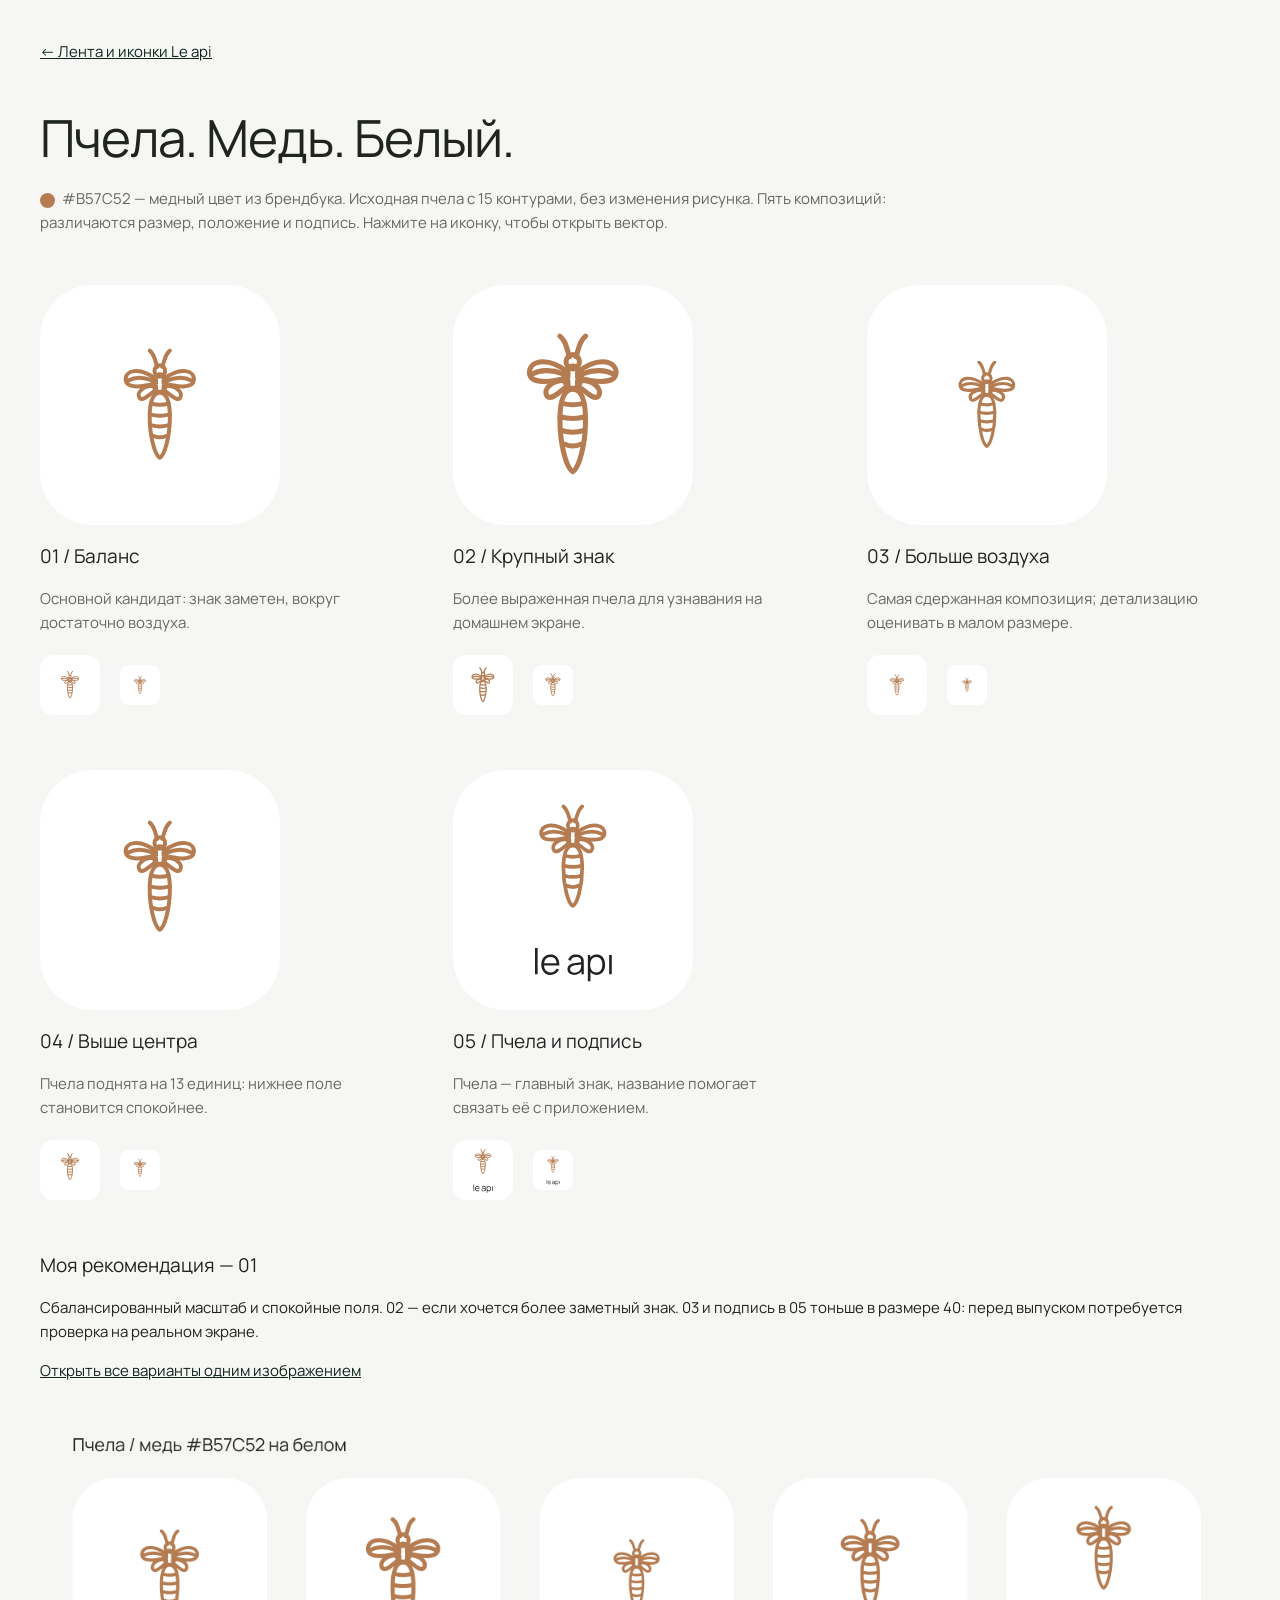
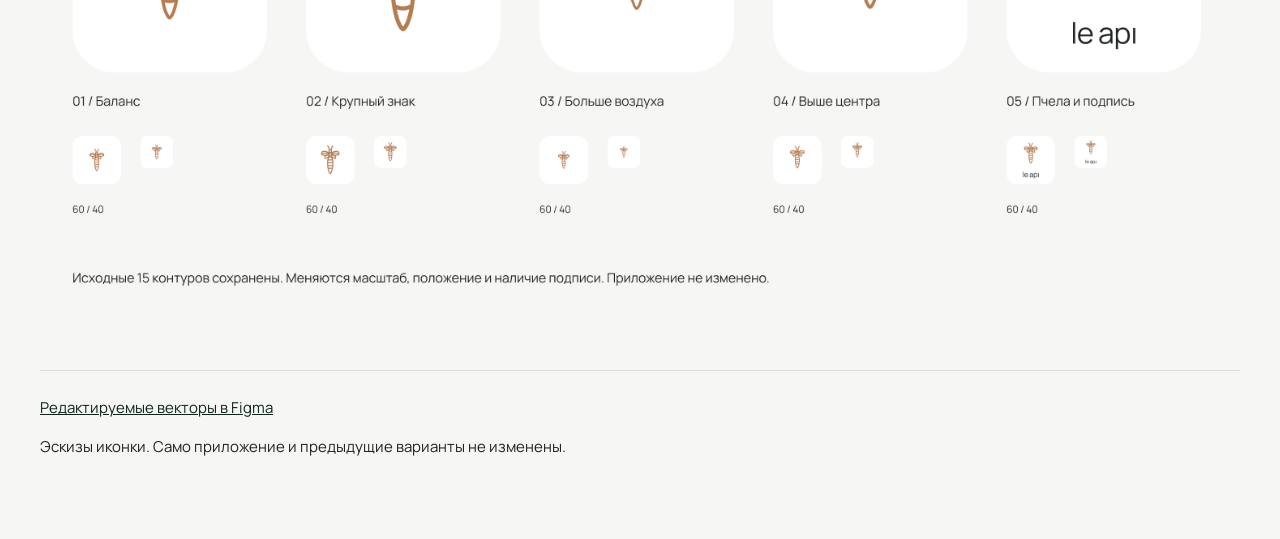
<file: identity/exploration/employee-edit/bee-icons/index.html>
<!doctype html><html lang="ru"><head><meta charset="utf-8"><meta name="viewport" content="width=device-width,initial-scale=1"><meta name="robots" content="noindex,nofollow"><title>Le api — медная пчела на белом</title><style>@font-face{font-family:Manrope;src:url('../../../brandbook/Manrope-Regular.ttf')}*{box-sizing:border-box}body{margin:0;background:#F6F6F4;color:#202421;font:15px/1.6 Manrope,Arial,sans-serif}main{max-width:1500px;margin:auto;padding:40px}a{color:#0F251D}h1{font-size:clamp(30px,4vw,52px);line-height:1.1;font-weight:400;letter-spacing:-1px;margin:45px 0 22px}h2{font-size:19px;font-weight:400}header p{max-width:850px;color:#656962}.grid{display:grid;grid-template-columns:repeat(3,minmax(0,1fr));gap:55px 40px;margin:50px 0}.large{width:240px;max-width:100%;aspect-ratio:1;border-radius:22%;display:block}.small{display:flex;gap:20px;align-items:center;margin-top:20px}.small img{border-radius:22%}article p{max-width:340px;color:#656962}footer{border-top:1px solid #ddd;padding:25px 0}a:focus-visible{outline:2px solid #B57C52;outline-offset:4px}.swatch{display:inline-block;width:15px;height:15px;border-radius:50%;background:#B57C52;vertical-align:middle;margin-right:7px}.board{width:100%;display:block;margin:30px 0}@media(max-width:850px){.grid{grid-template-columns:repeat(2,minmax(0,1fr))}main{padding:25px}}@media(max-width:540px){.grid{grid-template-columns:1fr}article{padding-bottom:30px;border-bottom:1px solid #ddd}.large{width:260px}main{padding:20px}}</style></head><body><main><header><a href="../">← Лента и иконки Le api</a><h1>Пчела. Медь. Белый.</h1><p><span class="swatch"></span>#B57C52 — медный цвет из брендбука. Исходная пчела с 15 контурами, без изменения рисунка. Пять композиций: различаются размер, положение и подпись. Нажмите на иконку, чтобы открыть вектор.</p></header><div class="grid"><article><a href="bee-01.svg" aria-label="Открыть вариант 01"><img class="large" src="bee-01.svg" alt="Медная пчела на белом, вариант 01"></a><h2>01 / Баланс</h2><p>Основной кандидат: знак заметен, вокруг достаточно воздуха.</p><div class="small"><img width="60" height="60" src="bee-01.svg" alt="Размер 60"><img width="40" height="40" src="bee-01.svg" alt="Размер 40"></div></article><article><a href="bee-02.svg" aria-label="Открыть вариант 02"><img class="large" src="bee-02.svg" alt="Медная пчела на белом, вариант 02"></a><h2>02 / Крупный знак</h2><p>Более выраженная пчела для узнавания на домашнем экране.</p><div class="small"><img width="60" height="60" src="bee-02.svg" alt="Размер 60"><img width="40" height="40" src="bee-02.svg" alt="Размер 40"></div></article><article><a href="bee-03.svg" aria-label="Открыть вариант 03"><img class="large" src="bee-03.svg" alt="Медная пчела на белом, вариант 03"></a><h2>03 / Больше воздуха</h2><p>Самая сдержанная композиция; детализацию оценивать в малом размере.</p><div class="small"><img width="60" height="60" src="bee-03.svg" alt="Размер 60"><img width="40" height="40" src="bee-03.svg" alt="Размер 40"></div></article><article><a href="bee-04.svg" aria-label="Открыть вариант 04"><img class="large" src="bee-04.svg" alt="Медная пчела на белом, вариант 04"></a><h2>04 / Выше центра</h2><p>Пчела поднята на 13 единиц: нижнее поле становится спокойнее.</p><div class="small"><img width="60" height="60" src="bee-04.svg" alt="Размер 60"><img width="40" height="40" src="bee-04.svg" alt="Размер 40"></div></article><article><a href="bee-05.svg" aria-label="Открыть вариант 05"><img class="large" src="bee-05.svg" alt="Медная пчела на белом, вариант 05"></a><h2>05 / Пчела и подпись</h2><p>Пчела — главный знак, название помогает связать её с приложением.</p><div class="small"><img width="60" height="60" src="bee-05.svg" alt="Размер 60"><img width="40" height="40" src="bee-05.svg" alt="Размер 40"></div></article></div><section><h2>Моя рекомендация — 01</h2><p>Сбалансированный масштаб и спокойные поля. 02 — если хочется более заметный знак. 03 и подпись в 05 тоньше в размере 40: перед выпуском потребуется проверка на реальном экране.</p><a href="comparison.png">Открыть все варианты одним изображением</a><img class="board" src="comparison.png" alt="Пять медных пчёл на белом фоне с нумерацией и проверкой в размерах 60 и 40"></section><footer><a href="https://www.figma.com/design/WJ6aLUH7Ha7XBhsrCpc9ei?node-id=3614-36897">Редактируемые векторы в Figma</a><p>Эскизы иконки. Само приложение и предыдущие варианты не изменены.</p></footer></main></body></html>
</file>
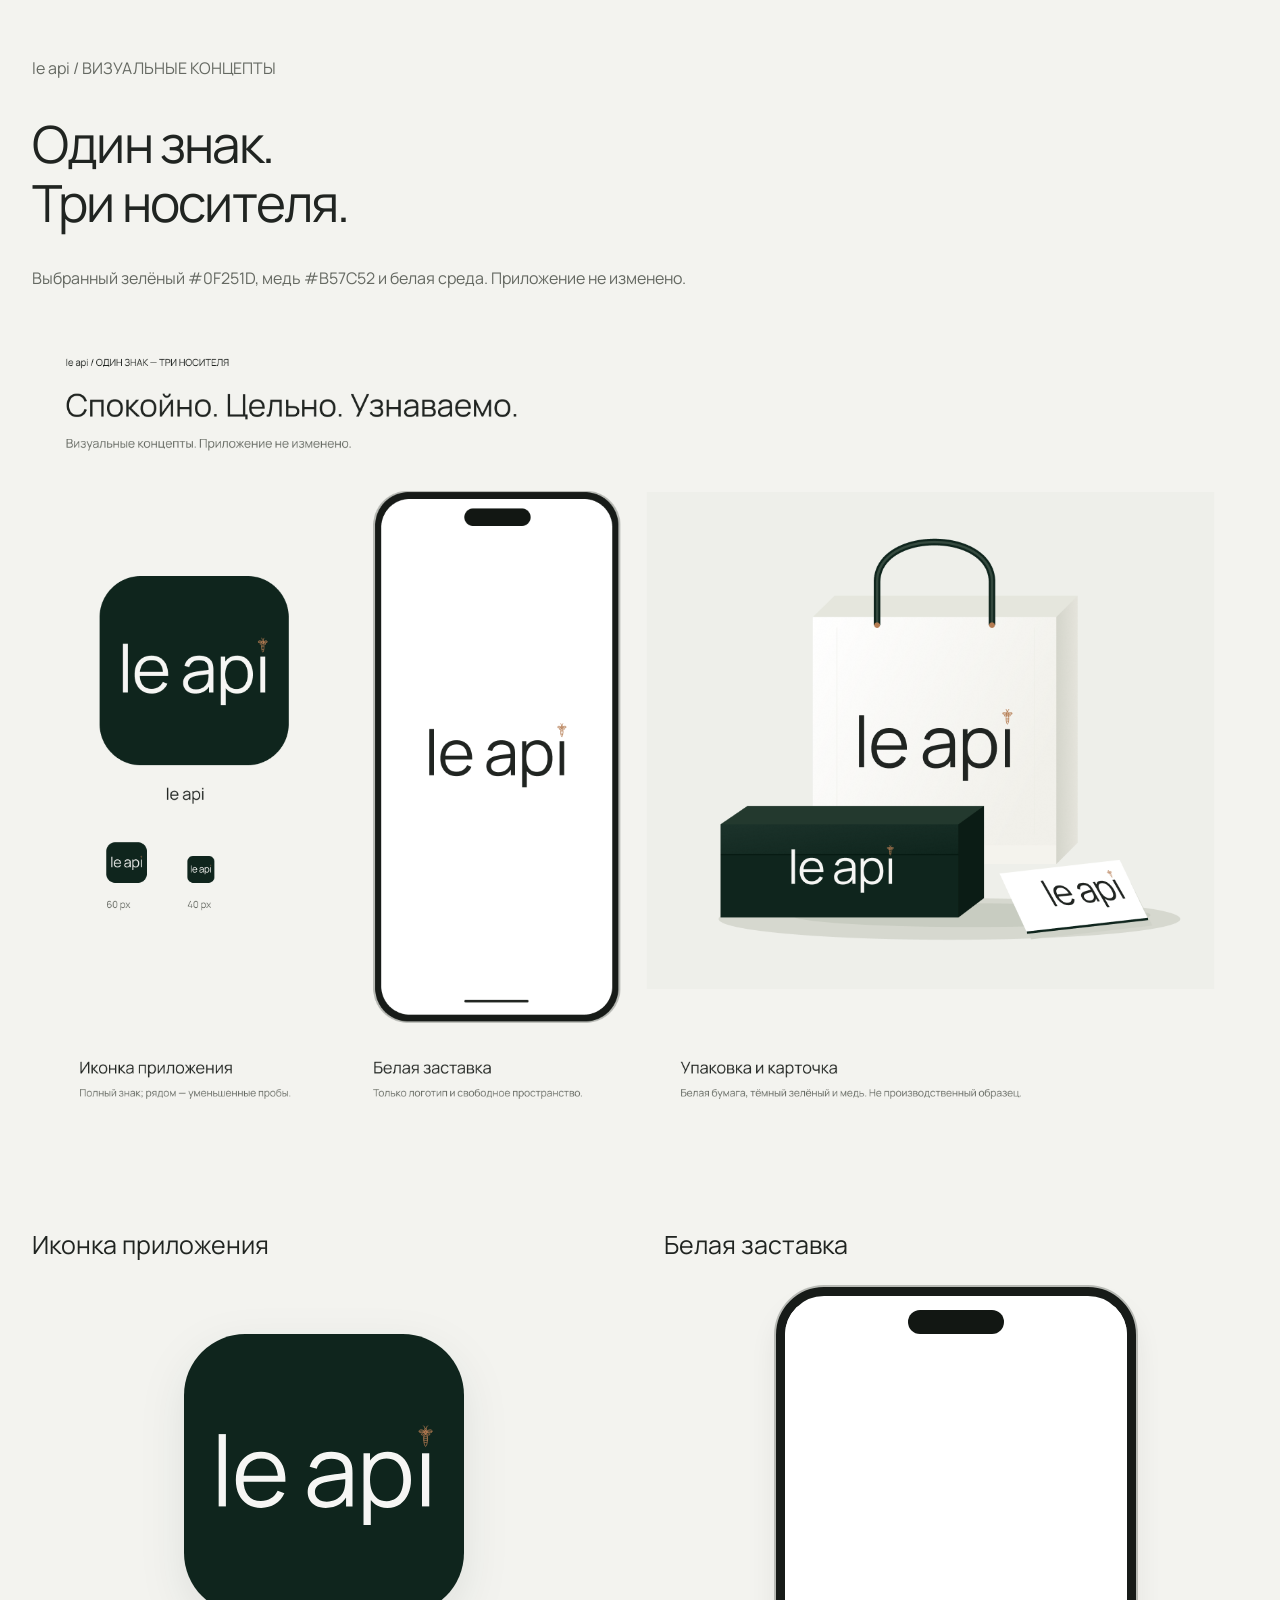
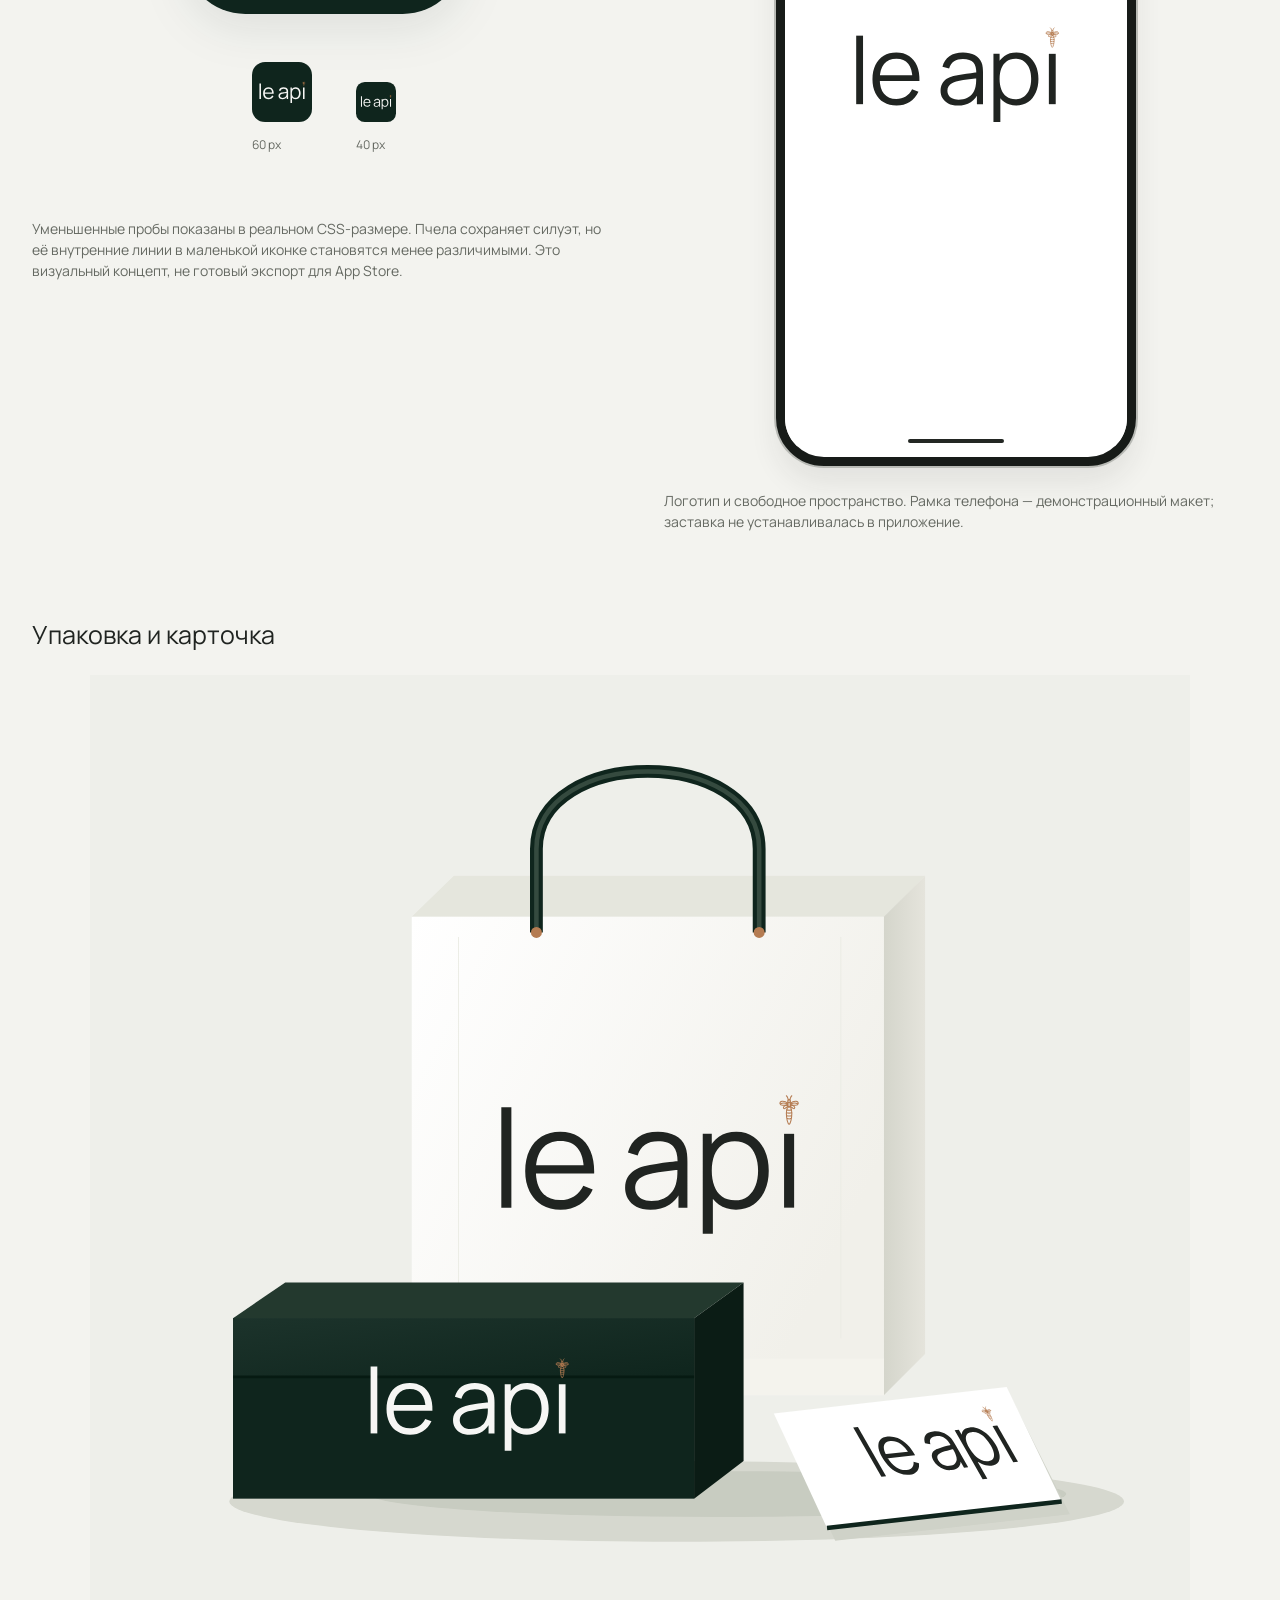
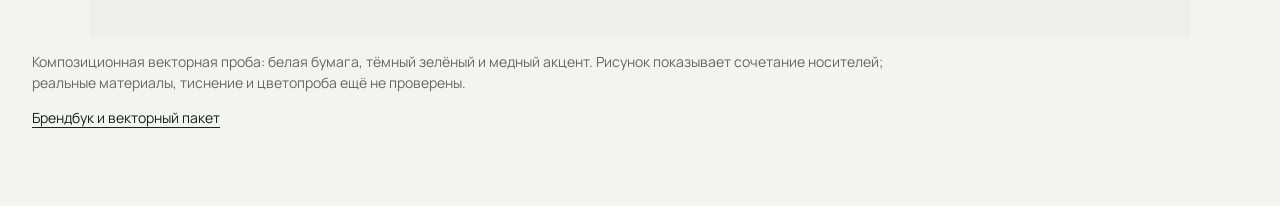
<file: identity/brandbook/applications.html>
<!doctype html><html lang="ru"><head><meta charset="utf-8"><meta name="viewport" content="width=device-width,initial-scale=1"><meta name="robots" content="noindex,nofollow"><title>le api — иконка, заставка и упаковка</title><style>@font-face{font-family:Manrope;src:url('Manrope-Regular.ttf');font-weight:400}*{box-sizing:border-box}body{margin:0;background:#F3F3EF;color:#202421;font:400 16px/1.5 Manrope,Arial,sans-serif}main{max-width:1600px;margin:auto;padding:40px 32px 64px}h1{font-size:clamp(32px,4vw,54px);font-weight:400;line-height:1.15;letter-spacing:-.035em}h2{font-size:25px;font-weight:400}p{color:#656962}.overview{width:100%;display:block;margin:40px 0 64px}.grid{display:grid;grid-template-columns:1fr 1fr;gap:48px}.icon-stage{min-height:520px;display:flex;flex-direction:column;align-items:center;justify-content:center}.app-icon{width:280px;max-width:90%;filter:drop-shadow(0 15px 22px #0f251d16)}.small-icons{display:flex;gap:44px;align-items:end;margin-top:48px}.small-icons img{display:block}.small-icons p{font-size:12px;margin:14px 0 0}.phone{width:360px;max-width:100%;aspect-ratio:390/844;border:9px solid #171B18;border-radius:48px;background:white;position:relative;overflow:hidden;box-shadow:0 0 0 2px #B8BAB5,0 18px 28px #20242114;margin:24px auto}.phone>img{display:block;width:100%;height:100%;object-fit:fill}.island{position:absolute;top:14px;left:36%;width:28%;height:24px;border-radius:15px;background:#121713}.home{position:absolute;bottom:14px;left:36%;width:28%;height:4px;border-radius:2px;background:#232723}.pack{margin-top:70px}.pack>img{display:block;width:min(100%,1100px);margin:auto}.note{max-width:900px;font-size:14px}a{color:#0F251D;text-underline-offset:4px}@media(max-width:750px){main{padding:28px 20px 48px}.grid{grid-template-columns:1fr;gap:40px}.overview{margin:28px 0 40px}.icon-stage{min-height:430px}.app-icon{width:230px}.phone{width:320px}.pack{margin-top:40px}}</style></head><body><main><p>le api / ВИЗУАЛЬНЫЕ КОНЦЕПТЫ</p><h1>Один знак.<br>Три носителя.</h1><p>Выбранный зелёный #0F251D, медь #B57C52 и белая среда. Приложение не изменено.</p><a href="applications-overview.png"><img class="overview" src="applications-overview.png" alt="Общая презентация иконки, белой заставки и упаковки"></a><div class="grid"><section><h2>Иконка приложения</h2><div class="icon-stage"><img class="app-icon" src="application-icon.svg" alt="Иконка с полным знаком le api на тёмном зелёном"><div class="small-icons"><div><img src="application-icon.svg" width="60" height="60" alt="Иконка в размере 60 пикселей"><p>60 px</p></div><div><img src="application-icon.svg" width="40" height="40" alt="Иконка в размере 40 пикселей"><p>40 px</p></div></div></div><p class="note">Уменьшенные пробы показаны в реальном CSS-размере. Пчела сохраняет силуэт, но её внутренние линии в маленькой иконке становятся менее различимыми. Это визуальный концепт, не готовый экспорт для App Store.</p></section><section><h2>Белая заставка</h2><div class="phone"><img src="application-splash.svg" alt="Белая заставка с нейтральным логотипом и медной пчелой"><div class="island"></div><div class="home"></div></div><p class="note">Логотип и свободное пространство. Рамка телефона — демонстрационный макет; заставка не устанавливалась в приложение.</p></section></div><section class="pack"><h2>Упаковка и карточка</h2><img src="application-packaging.svg" alt="Белый пакет, зелёная коробка и белая карточка с логотипом le api"><p class="note">Композиционная векторная проба: белая бумага, тёмный зелёный и медный акцент. Рисунок показывает сочетание носителей; реальные материалы, тиснение и цветопроба ещё не проверены.</p></section><p class="note"><a href="./">Брендбук и векторный пакет</a></p></main></body></html>
</file>
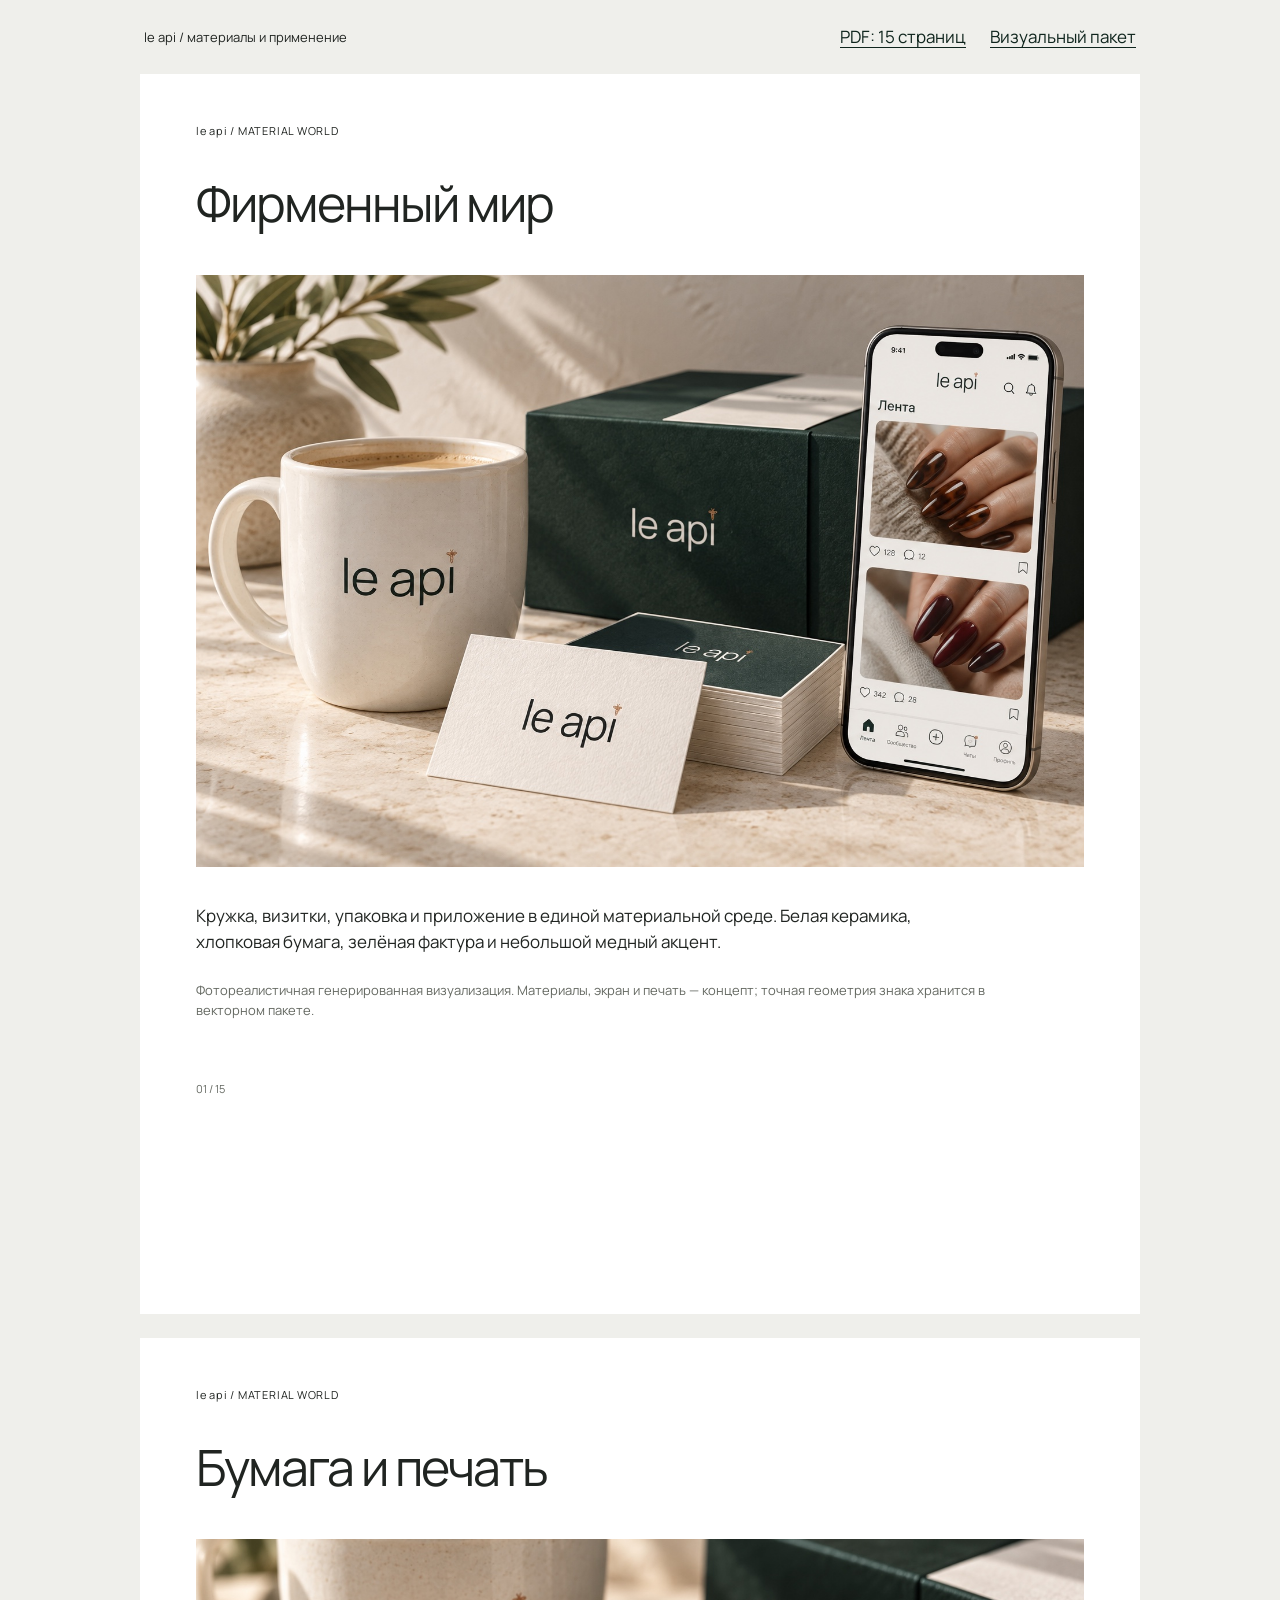
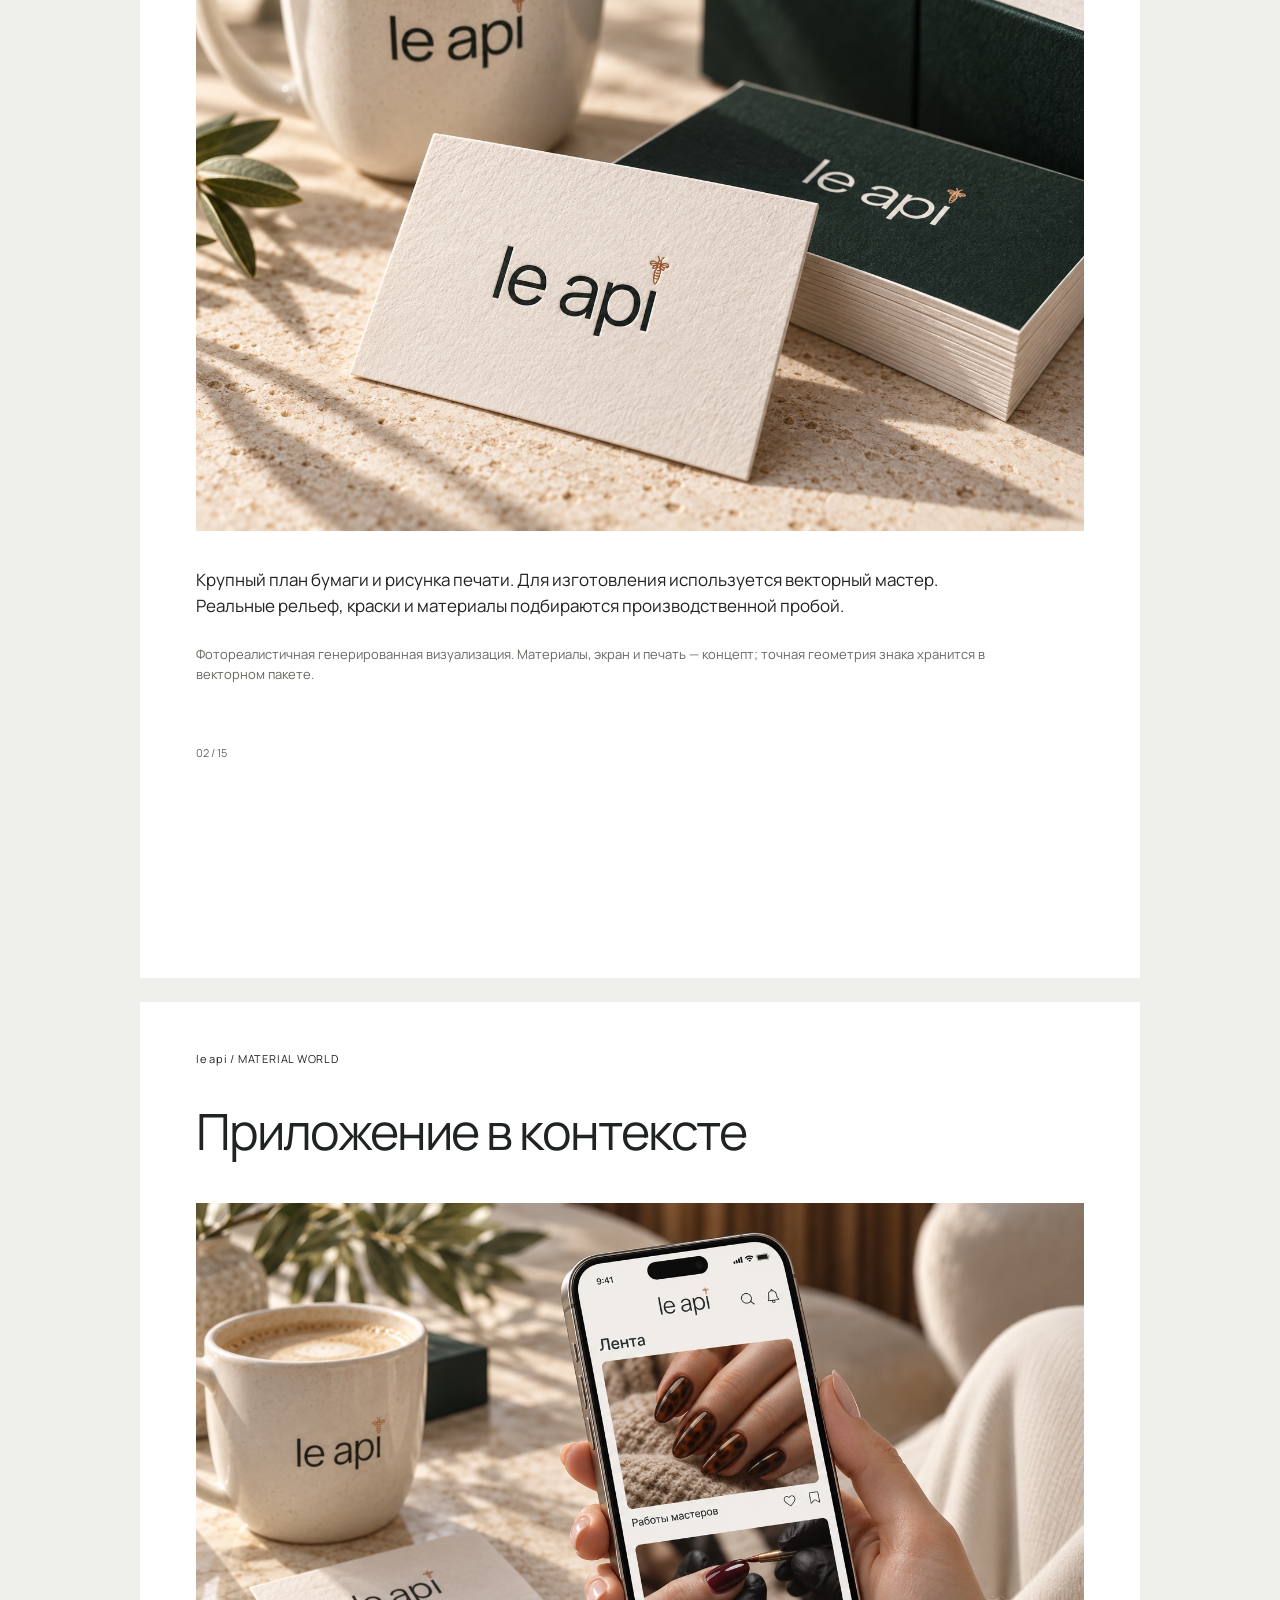
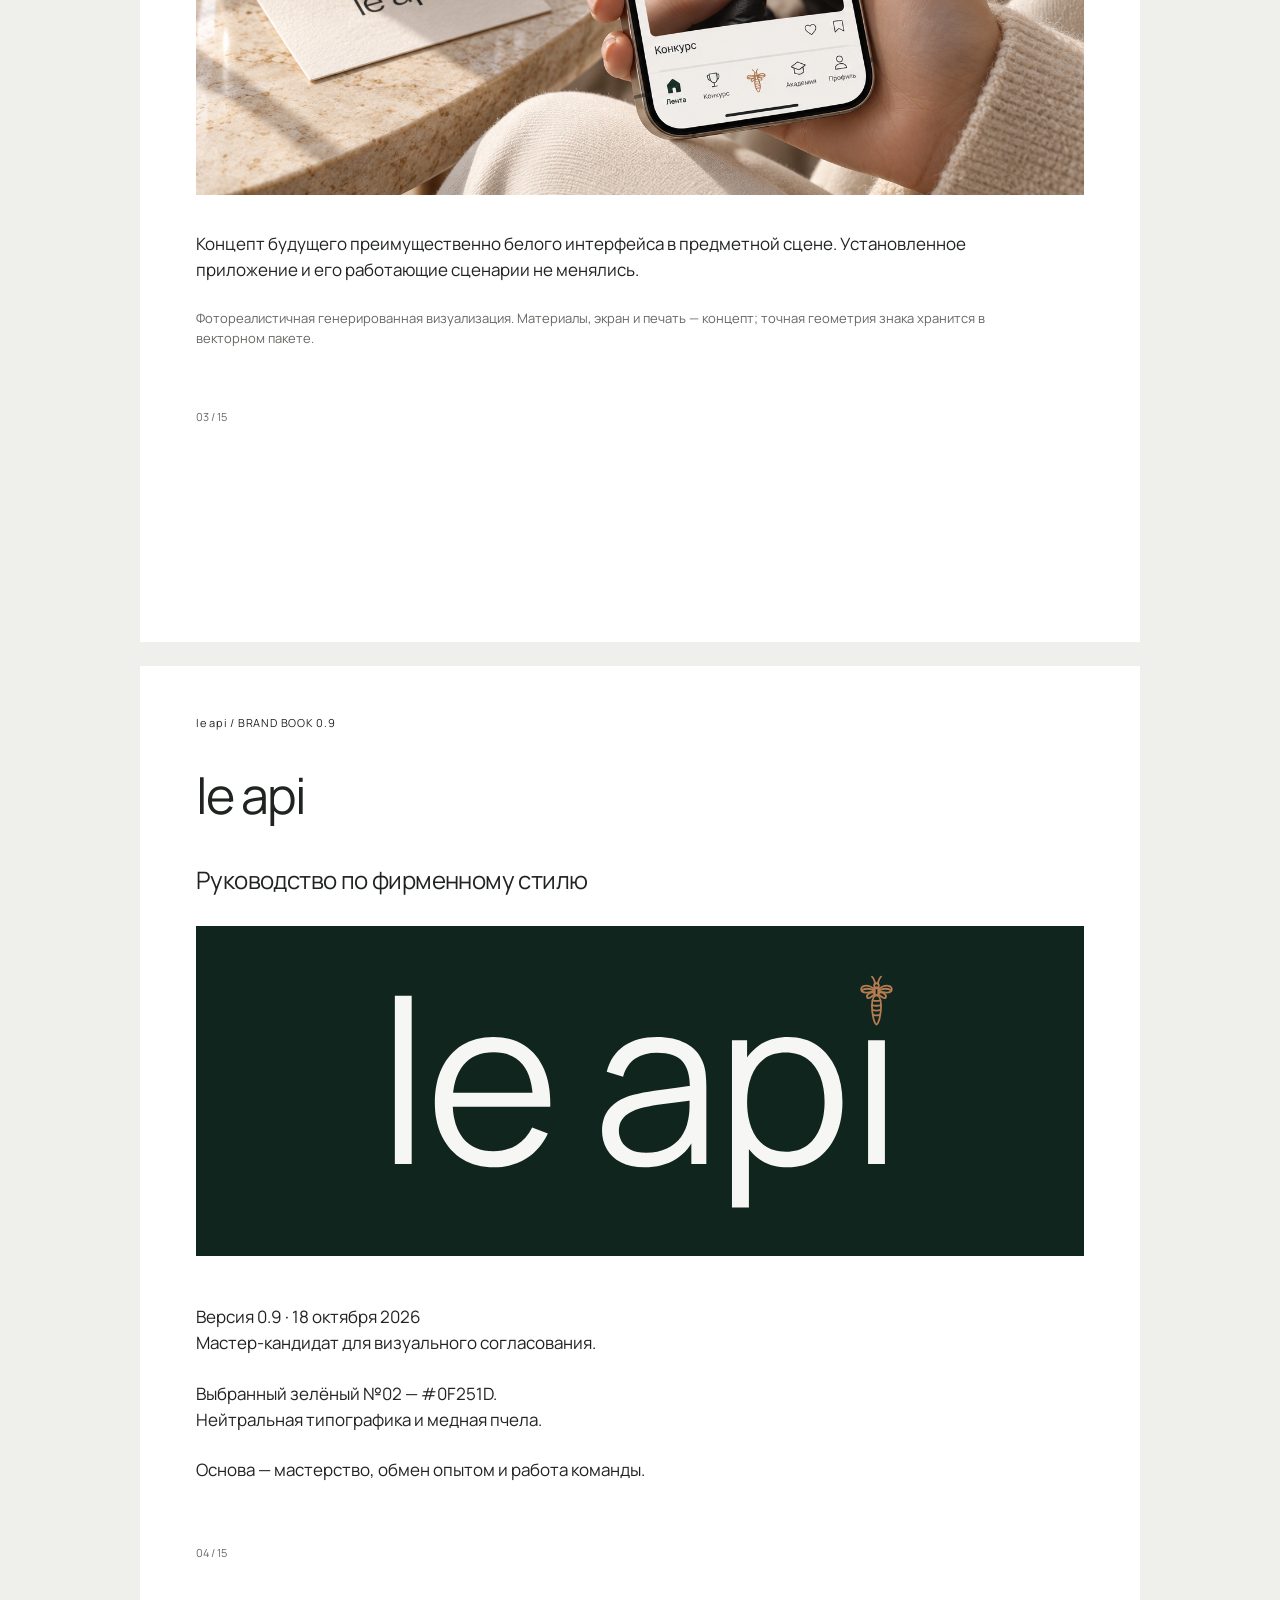
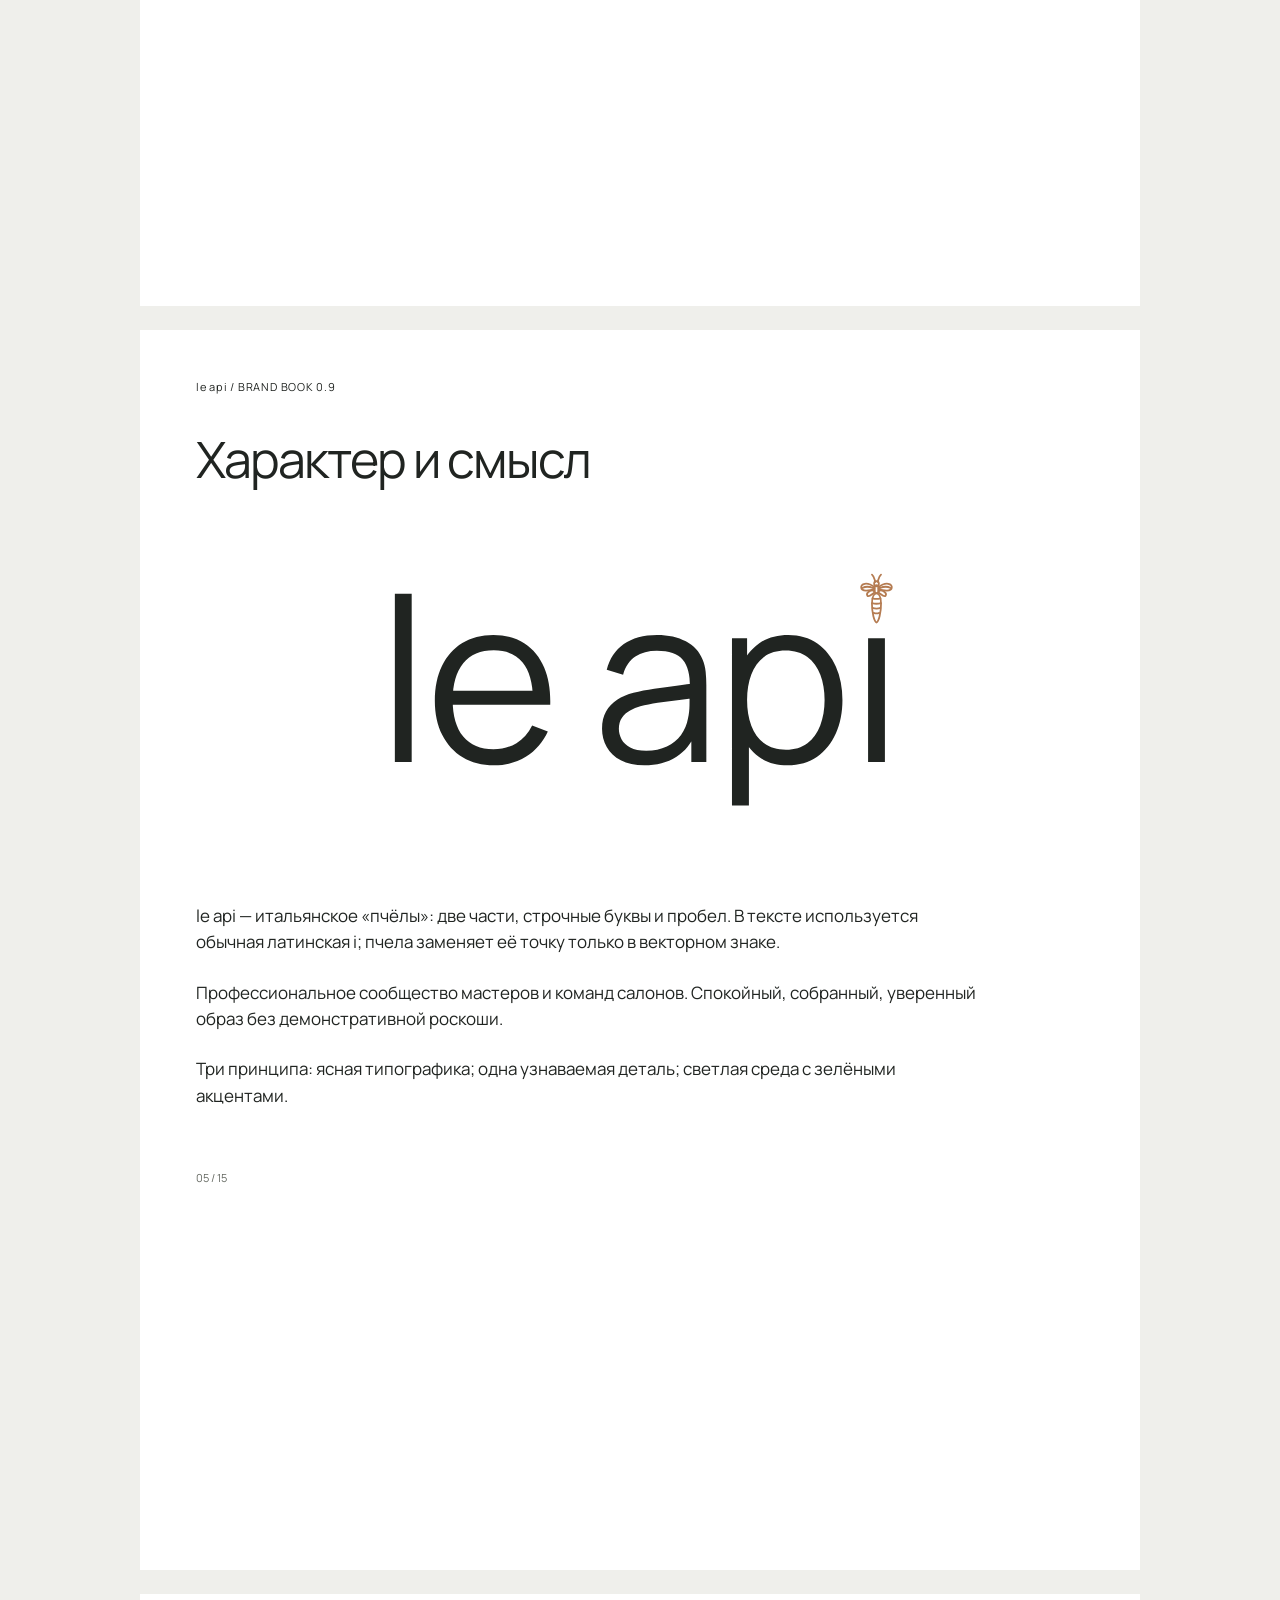
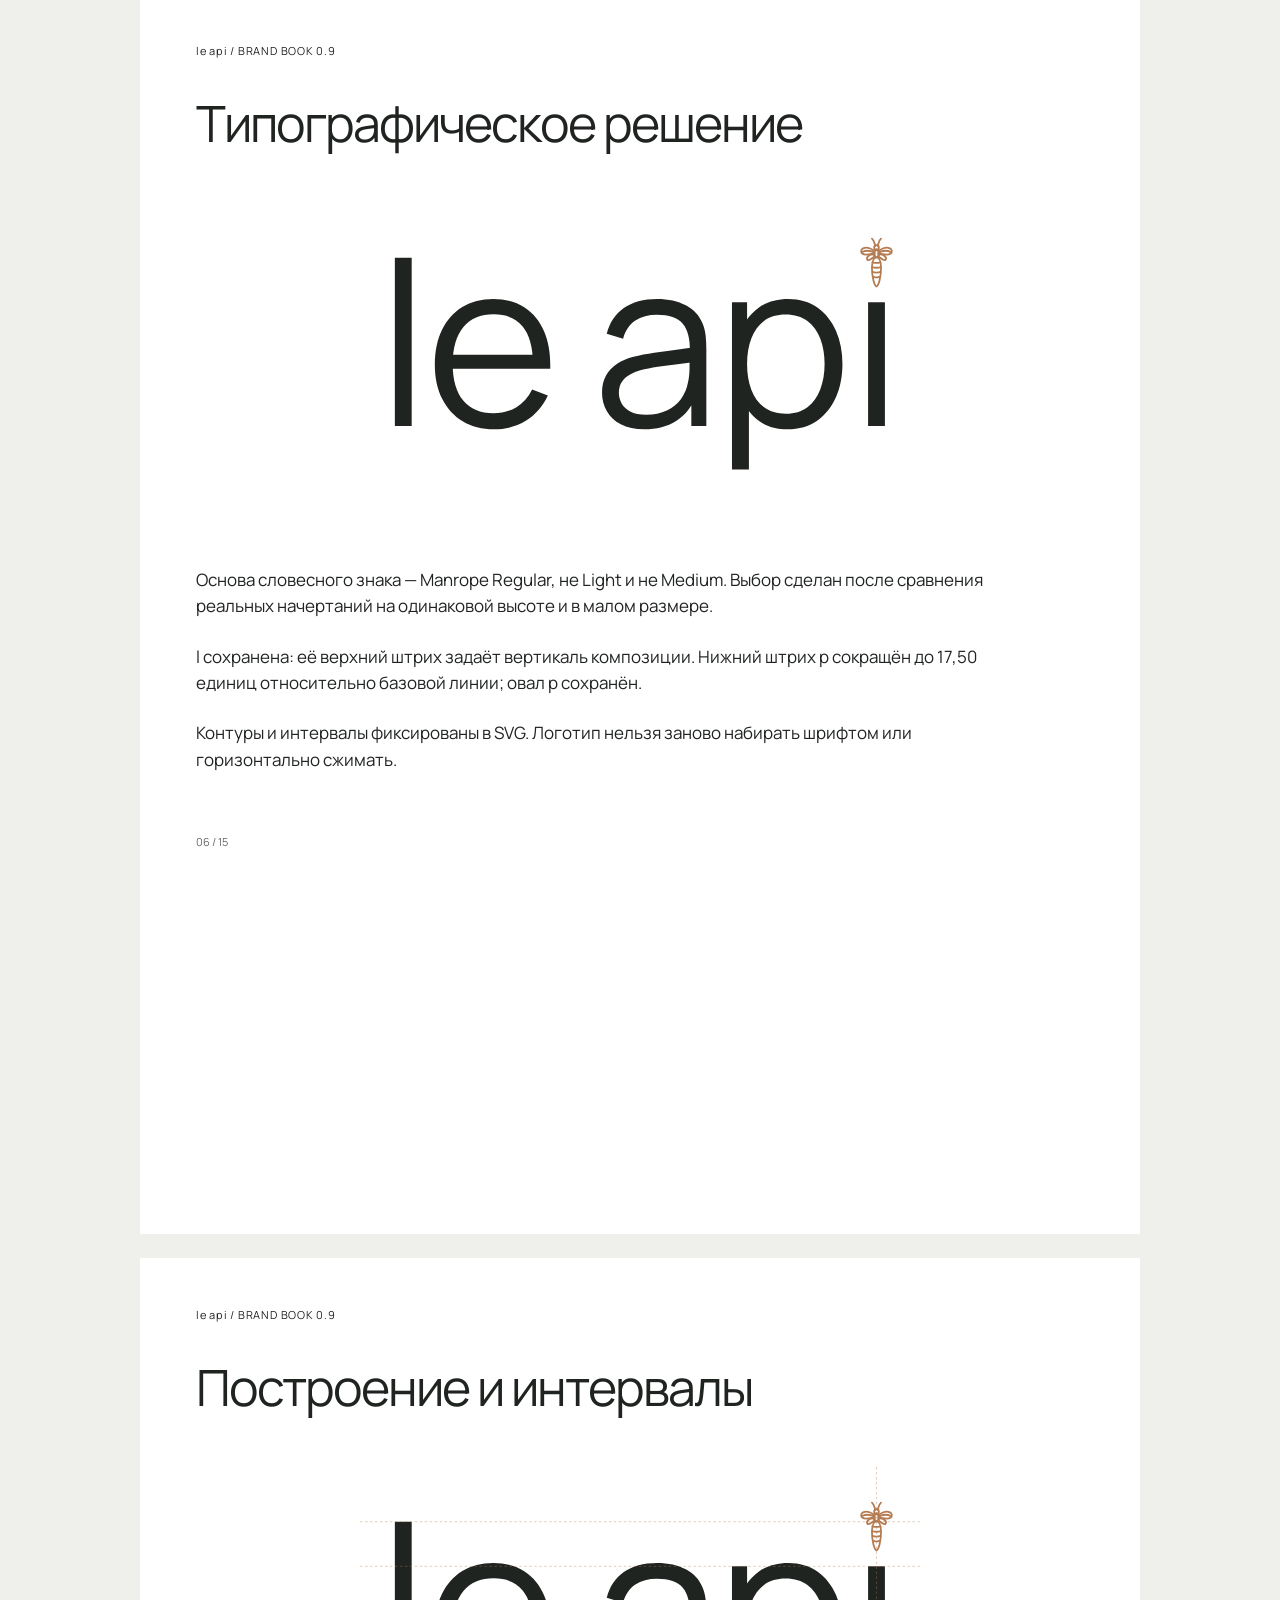
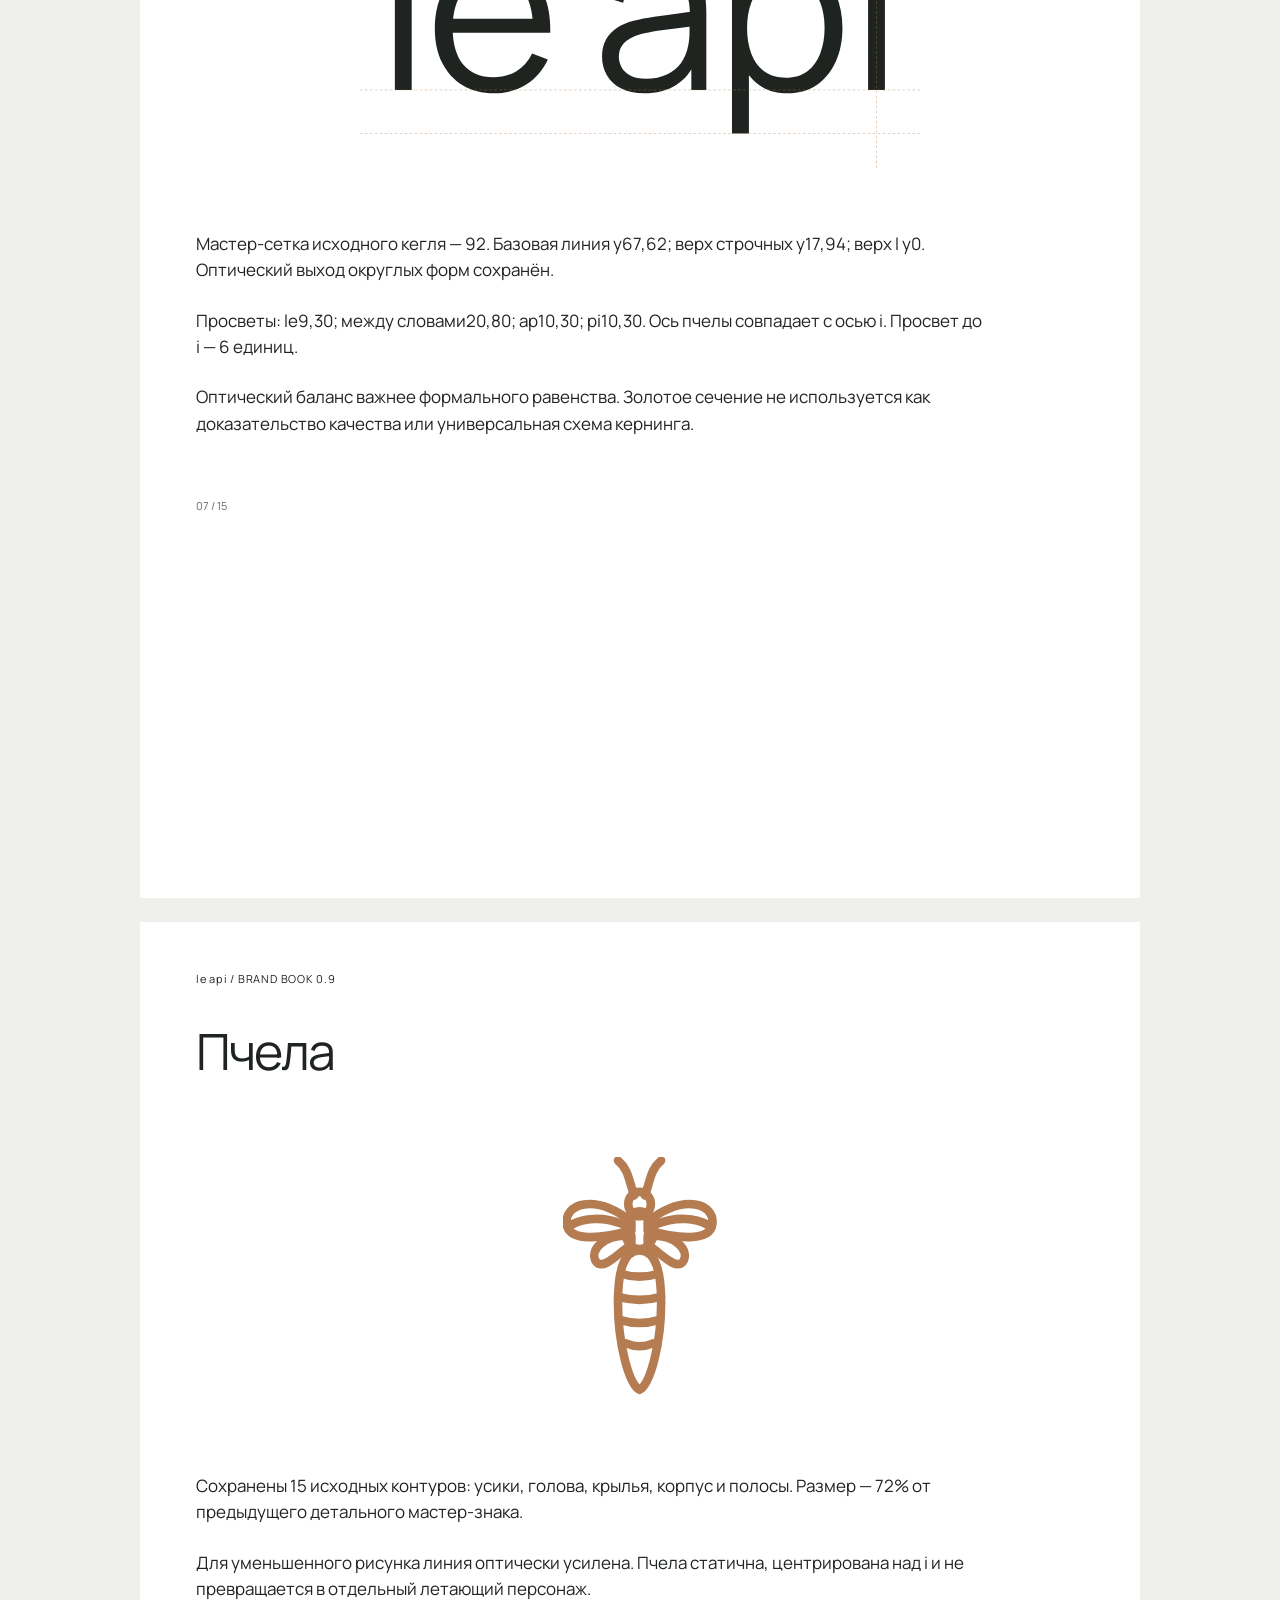
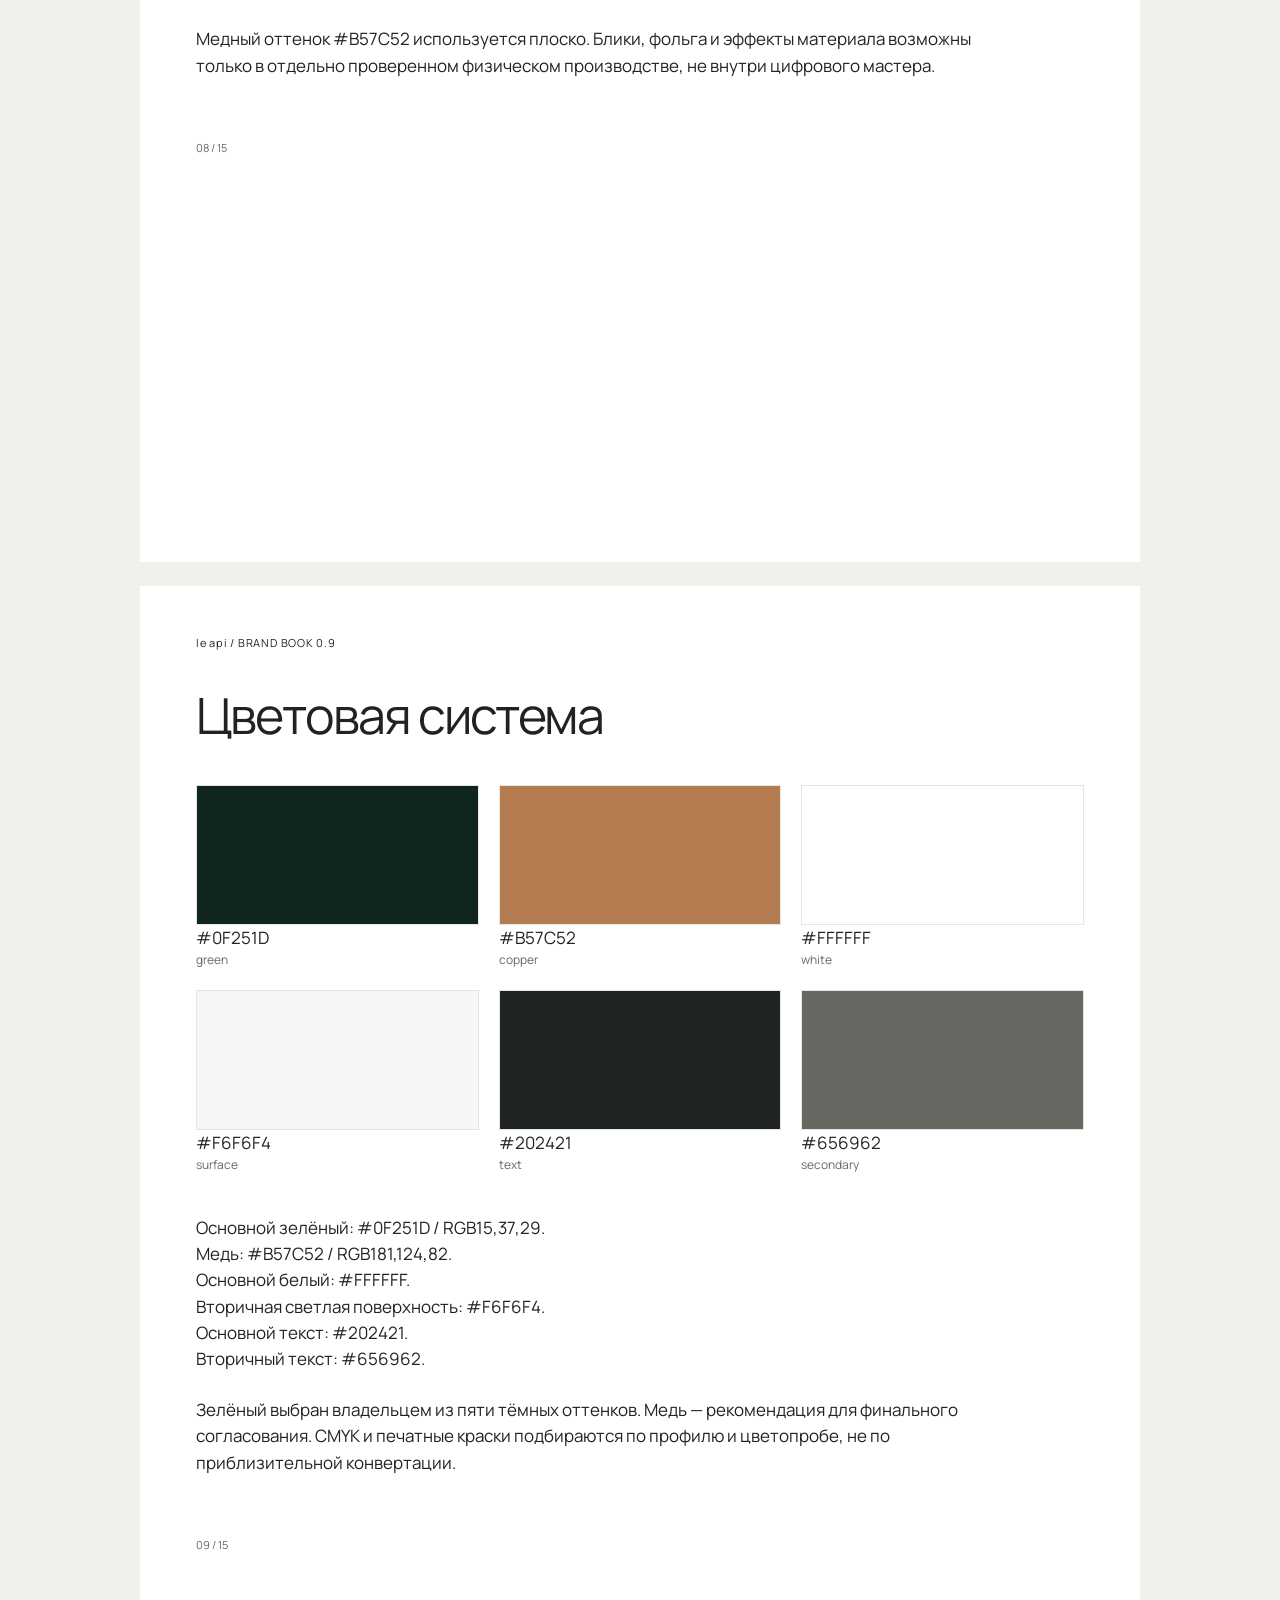
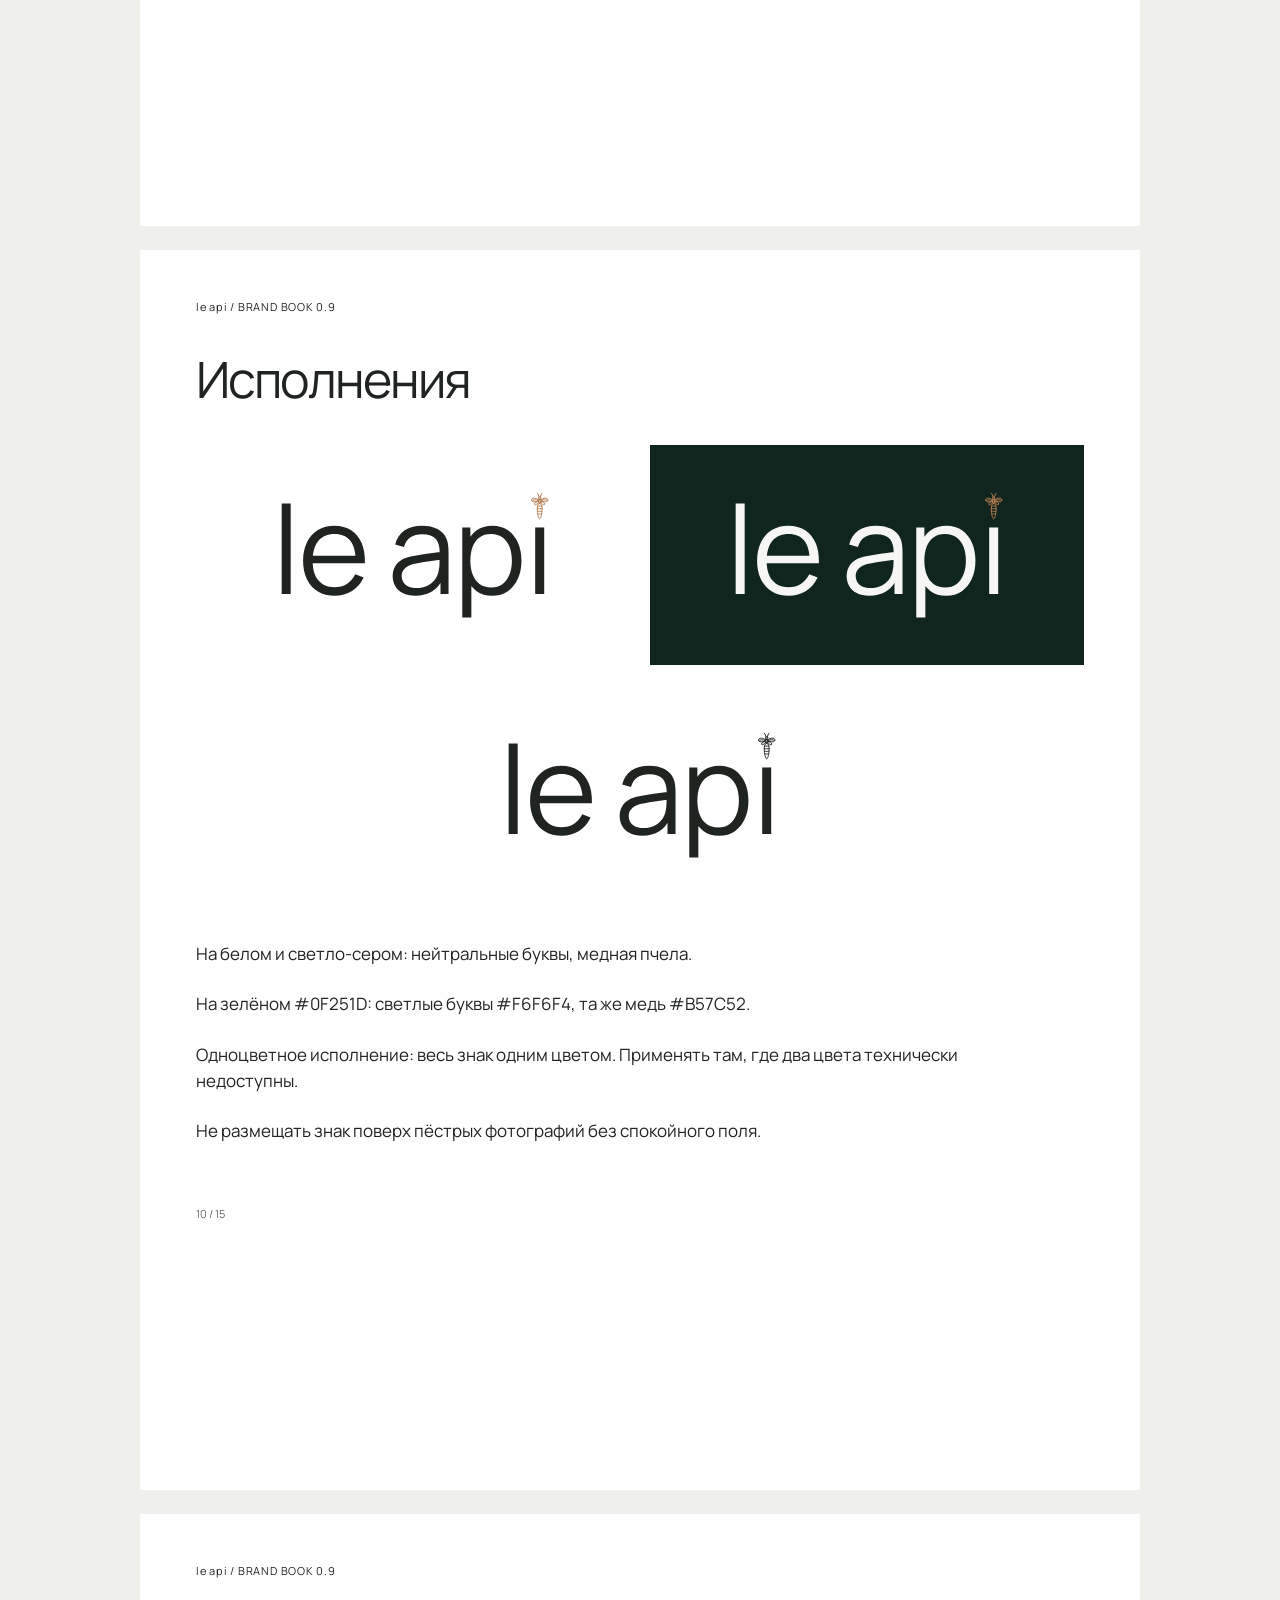
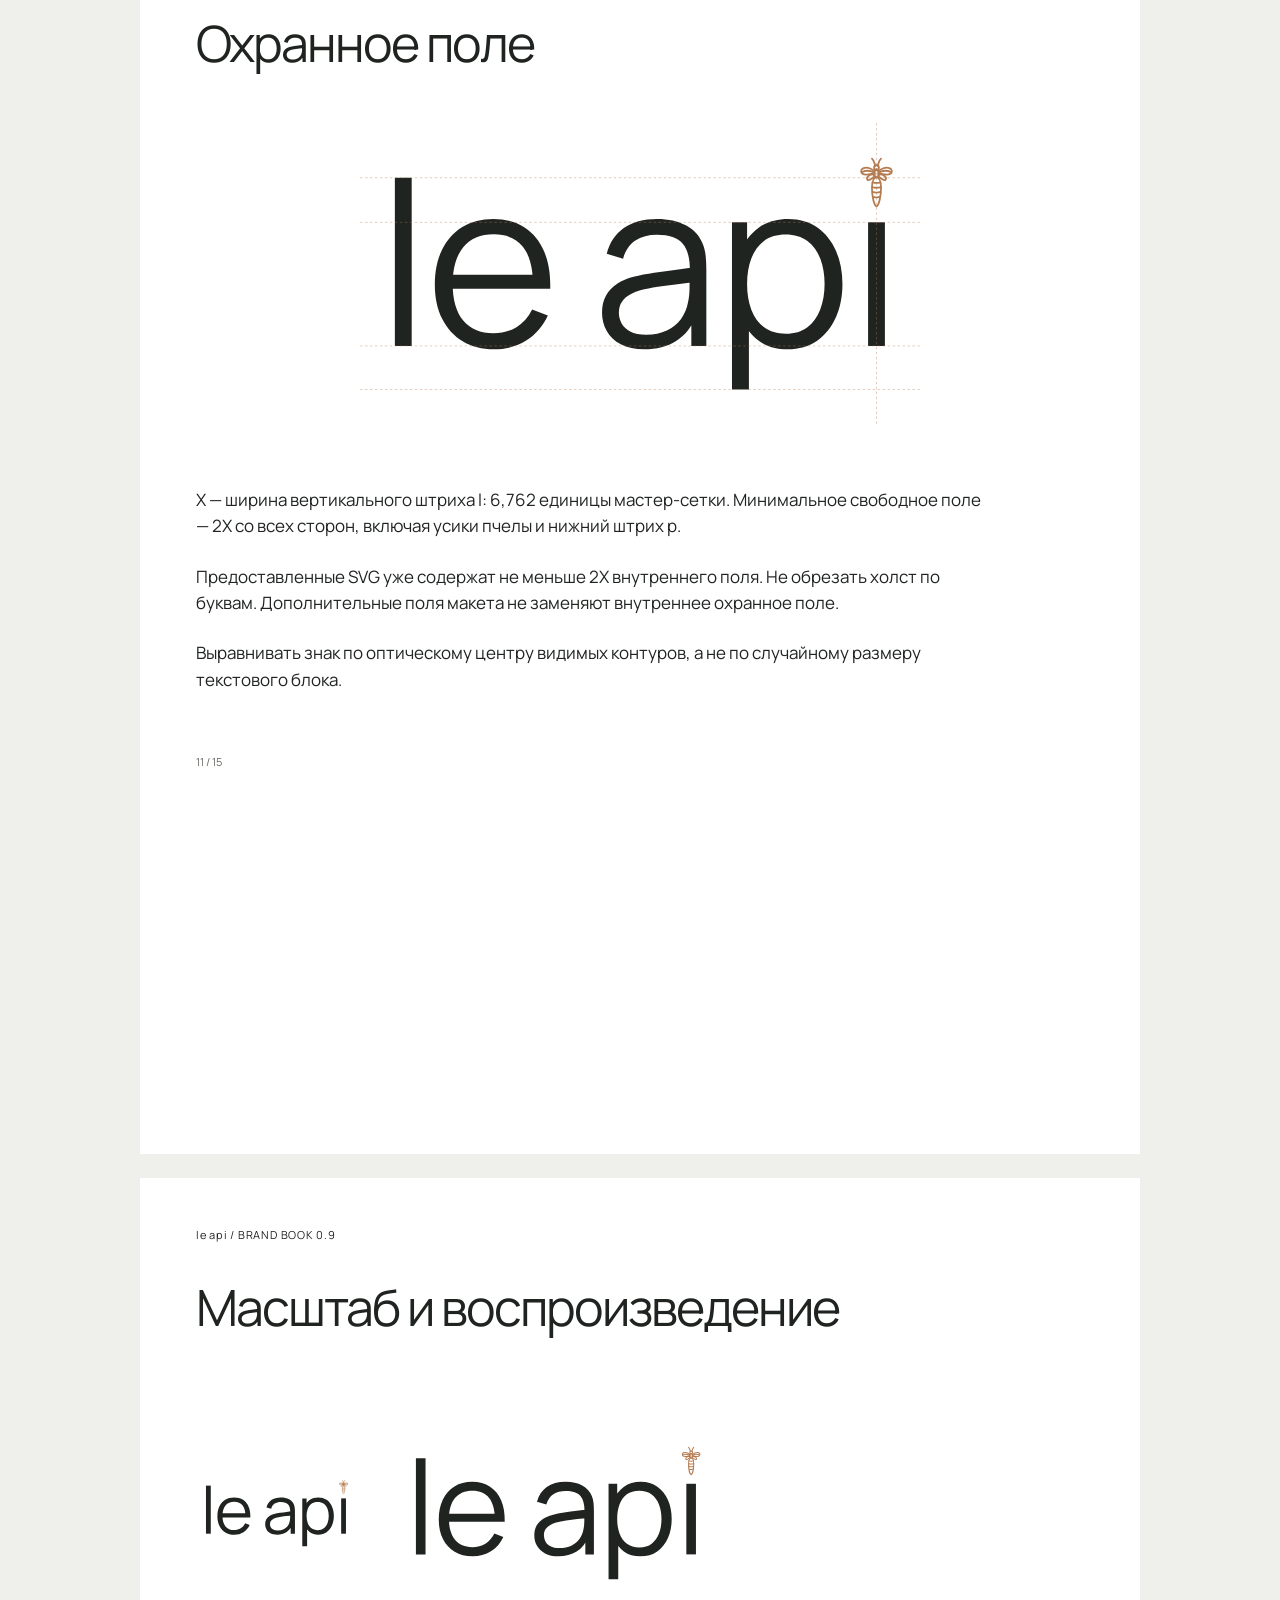
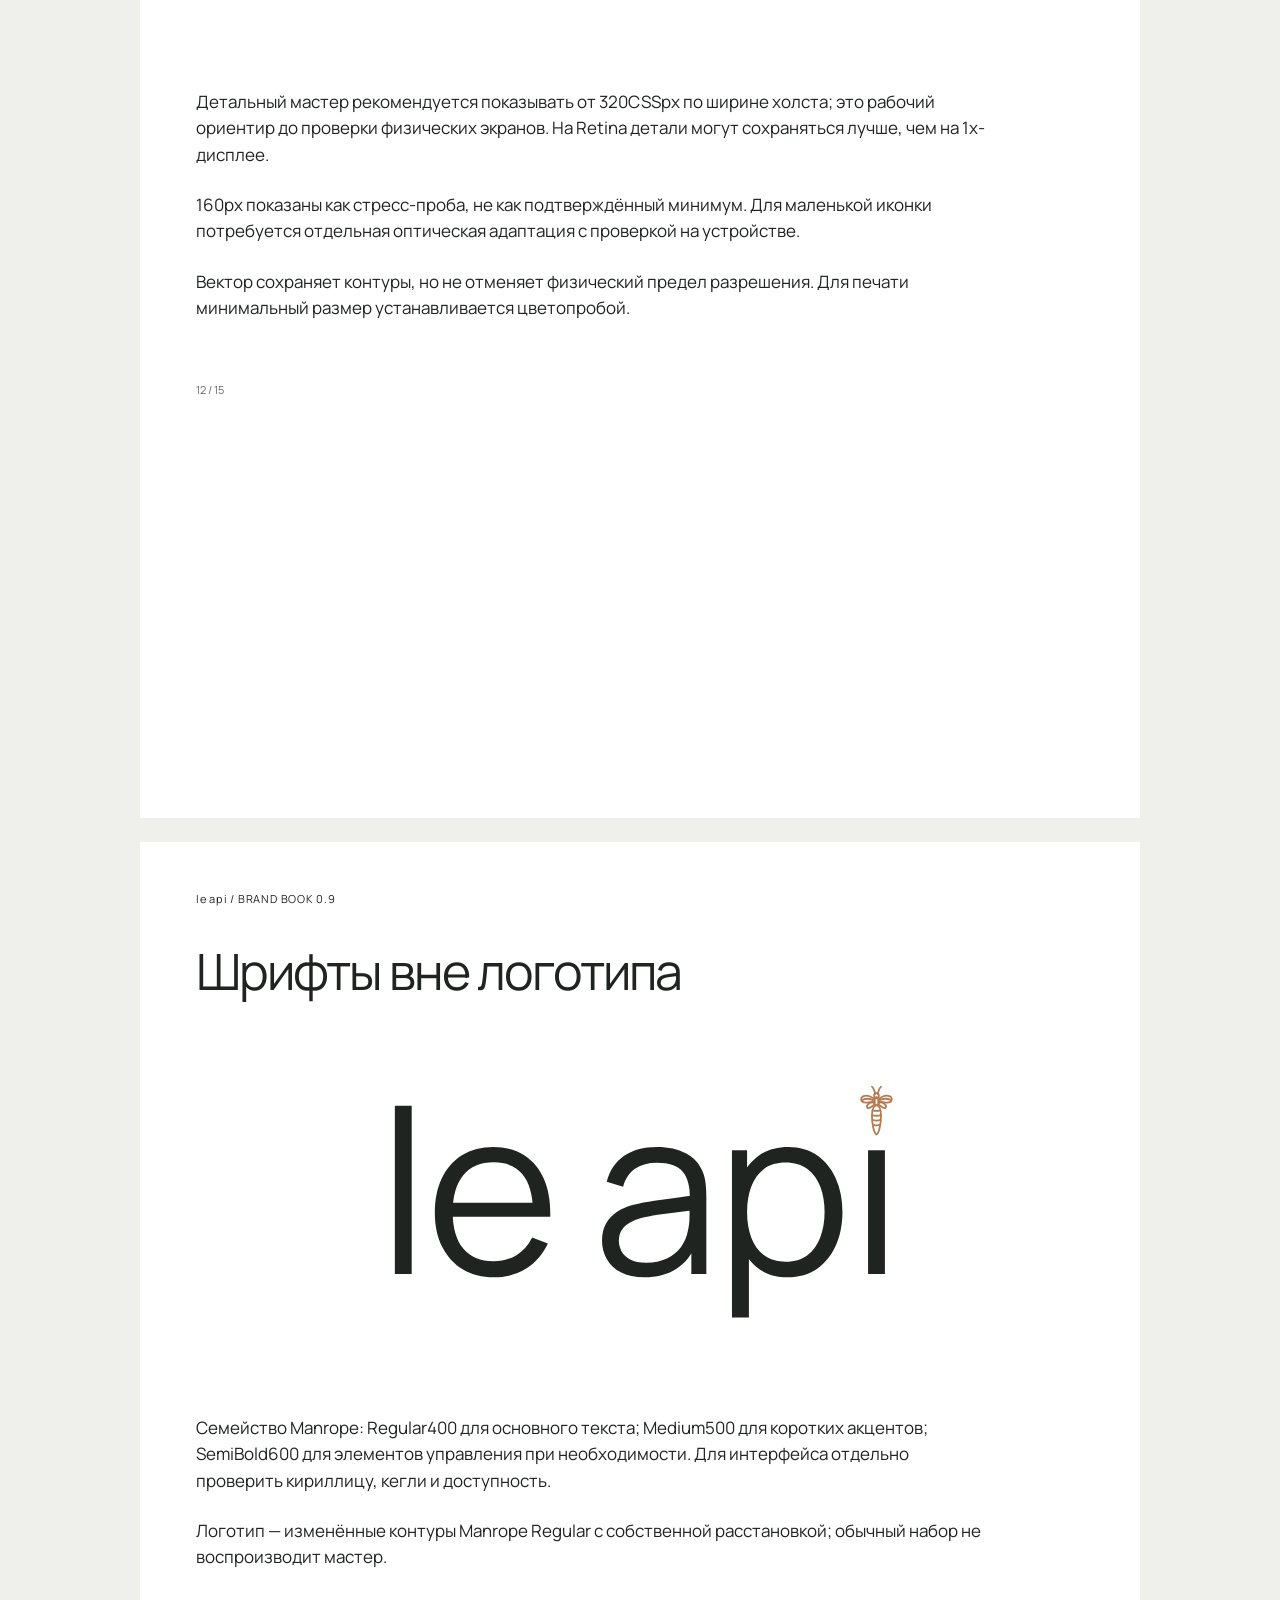
<file: identity/brandbook/visual.html>
<!doctype html><html lang="ru"><head><meta charset="utf-8"><meta name="viewport" content="width=device-width,initial-scale=1"><meta name="robots" content="noindex,nofollow"><title>le api — брендбук с фотореалистичными визуализациями</title><link rel="stylesheet" href="brandbook.css"><style>.photographic figure{margin:42px 0 32px}.photographic figure img{display:block;width:100%;height:auto}.small-note{font-size:13px;color:#656962}@media print{.photographic figure{margin:12mm 0 8mm}.photographic figure img{width:180mm;max-width:100%;height:auto}.photographic .body{font-size:12pt}}</style></head><body><nav class="downloads"><span>le api / материалы и применение</span><a href="le-api-brandbook-visual.pdf">PDF: 15 страниц</a><a href="le-api-visual-kit.zip">Визуальный пакет</a></nav><main><section class="book-page photographic"><div class="eyebrow">le api / MATERIAL WORLD</div><h1>Фирменный мир</h1><figure><img src="photoreal-hero.jpg" alt="Фирменный мир"></figure><div class="body"><p>Кружка, визитки, упаковка и приложение в единой материальной среде. Белая керамика, хлопковая бумага, зелёная фактура и небольшой медный акцент.</p><p class="small-note">Фотореалистичная генерированная визуализация. Материалы, экран и печать — концепт; точная геометрия знака хранится в векторном пакете.</p></div><footer>01 / 15</footer></section><section class="book-page photographic"><div class="eyebrow">le api / MATERIAL WORLD</div><h1>Бумага и печать</h1><figure><img src="photoreal-stationery.jpg" alt="Бумага и печать"></figure><div class="body"><p>Крупный план бумаги и рисунка печати. Для изготовления используется векторный мастер. Реальные рельеф, краски и материалы подбираются производственной пробой.</p><p class="small-note">Фотореалистичная генерированная визуализация. Материалы, экран и печать — концепт; точная геометрия знака хранится в векторном пакете.</p></div><footer>02 / 15</footer></section><section class="book-page photographic"><div class="eyebrow">le api / MATERIAL WORLD</div><h1>Приложение в контексте</h1><figure><img src="photoreal-application.jpg" alt="Приложение в контексте"></figure><div class="body"><p>Концепт будущего преимущественно белого интерфейса в предметной сцене. Установленное приложение и его работающие сценарии не менялись.</p><p class="small-note">Фотореалистичная генерированная визуализация. Материалы, экран и печать — концепт; точная геометрия знака хранится в векторном пакете.</p></div><footer>03 / 15</footer></section><section class="book-page" id="page-1"><div class="eyebrow">le api / BRAND BOOK 0.9</div><h1>le api</h1><h2>Руководство по фирменному стилю</h2><div class="green logo-panel"><img src="le-api-inverse.svg" alt="le api на выбранном зелёном"></div><div class="body"><p>Версия 0.9 · 18 октября 2026<br>Мастер-кандидат для визуального согласования.</p><p>Выбранный зелёный №02 — #0F251D.<br>Нейтральная типографика и медная пчела.</p><p>Основа — мастерство, обмен опытом и работа команды.</p></div><footer>04 / 15</footer></section><section class="book-page" id="page-2"><div class="eyebrow">le api / BRAND BOOK 0.9</div><h1>Характер и смысл</h1><div class="logo-panel"><img src="le-api-light.svg" alt="Единый мастер le api"></div><div class="body"><p>le api — итальянское «пчёлы»: две части, строчные буквы и пробел. В тексте используется обычная латинская i; пчела заменяет её точку только в векторном знаке.</p><p>Профессиональное сообщество мастеров и команд салонов. Спокойный, собранный, уверенный образ без демонстративной роскоши.</p><p>Три принципа: ясная типографика; одна узнаваемая деталь; светлая среда с зелёными акцентами.</p></div><footer>05 / 15</footer></section><section class="book-page" id="page-3"><div class="eyebrow">le api / BRAND BOOK 0.9</div><h1>Типографическое решение</h1><div class="logo-panel"><img src="le-api-light.svg" alt="Единый мастер le api"></div><div class="body"><p>Основа словесного знака — Manrope Regular, не Light и не Medium. Выбор сделан после сравнения реальных начертаний на одинаковой высоте и в малом размере.</p><p>l сохранена: её верхний штрих задаёт вертикаль композиции. Нижний штрих p сокращён до 17,50 единиц относительно базовой линии; овал p сохранён.</p><p>Контуры и интервалы фиксированы в SVG. Логотип нельзя заново набирать шрифтом или горизонтально сжимать.</p></div><footer>06 / 15</footer></section><section class="book-page" id="page-4"><div class="eyebrow">le api / BRAND BOOK 0.9</div><h1>Построение и интервалы</h1><div class="logo-panel"><img src="construction.svg" alt="Построение логотипа и базовые линии"></div><div class="body"><p>Мастер-сетка исходного кегля — 92. Базовая линия y67,62; верх строчных y17,94; верх l y0. Оптический выход округлых форм сохранён.</p><p>Просветы: le9,30; между словами20,80; ap10,30; pi10,30. Ось пчелы совпадает с осью i. Просвет до i — 6 единиц.</p><p>Оптический баланс важнее формального равенства. Золотое сечение не используется как доказательство качества или универсальная схема кернинга.</p></div><footer>07 / 15</footer></section><section class="book-page" id="page-5"><div class="eyebrow">le api / BRAND BOOK 0.9</div><h1>Пчела</h1><div class="bee-panel"><img src="bee-copper.svg" alt="Детальная пчела"></div><div class="body"><p>Сохранены 15 исходных контуров: усики, голова, крылья, корпус и полосы. Размер — 72% от предыдущего детального мастер-знака.</p><p>Для уменьшенного рисунка линия оптически усилена. Пчела статична, центрирована над i и не превращается в отдельный летающий персонаж.</p><p>Медный оттенок #B57C52 используется плоско. Блики, фольга и эффекты материала возможны только в отдельно проверенном физическом производстве, не внутри цифрового мастера.</p></div><footer>08 / 15</footer></section><section class="book-page" id="page-6"><div class="eyebrow">le api / BRAND BOOK 0.9</div><h1>Цветовая система</h1><div class="swatches"><div><span style="background:#0F251D"></span><b>#0F251D</b><small>green</small></div><div><span style="background:#B57C52"></span><b>#B57C52</b><small>copper</small></div><div><span style="background:#FFFFFF"></span><b>#FFFFFF</b><small>white</small></div><div><span style="background:#F6F6F4"></span><b>#F6F6F4</b><small>surface</small></div><div><span style="background:#202421"></span><b>#202421</b><small>text</small></div><div><span style="background:#656962"></span><b>#656962</b><small>secondary</small></div></div><div class="body"><p>Основной зелёный: #0F251D / RGB15,37,29.<br>Медь: #B57C52 / RGB181,124,82.<br>Основной белый: #FFFFFF.<br>Вторичная светлая поверхность: #F6F6F4.<br>Основной текст: #202421.<br>Вторичный текст: #656962.</p><p>Зелёный выбран владельцем из пяти тёмных оттенков. Медь — рекомендация для финального согласования. CMYK и печатные краски подбираются по профилю и цветопробе, не по приблизительной конвертации.</p></div><footer>09 / 15</footer></section><section class="book-page" id="page-7"><div class="eyebrow">le api / BRAND BOOK 0.9</div><h1>Исполнения</h1><div class="variants"><div><img src="le-api-light.svg" alt="Светлый фон"></div><div class="green"><img src="le-api-inverse.svg" alt="Зелёный фон"></div><div><img src="le-api-mono.svg" alt="Одноцветный"></div></div><div class="body"><p>На белом и светло-сером: нейтральные буквы, медная пчела.</p><p>На зелёном #0F251D: светлые буквы #F6F6F4, та же медь #B57C52.</p><p>Одноцветное исполнение: весь знак одним цветом. Применять там, где два цвета технически недоступны.</p><p>Не размещать знак поверх пёстрых фотографий без спокойного поля.</p></div><footer>10 / 15</footer></section><section class="book-page" id="page-8"><div class="eyebrow">le api / BRAND BOOK 0.9</div><h1>Охранное поле</h1><div class="logo-panel"><img src="construction.svg" alt="Построение логотипа и базовые линии"></div><div class="body"><p>X — ширина вертикального штриха l: 6,762 единицы мастер-сетки. Минимальное свободное поле — 2X со всех сторон, включая усики пчелы и нижний штрих p.</p><p>Предоставленные SVG уже содержат не меньше 2X внутреннего поля. Не обрезать холст по буквам. Дополнительные поля макета не заменяют внутреннее охранное поле.</p><p>Выравнивать знак по оптическому центру видимых контуров, а не по случайному размеру текстового блока.</p></div><footer>11 / 15</footer></section><section class="book-page" id="page-9"><div class="eyebrow">le api / BRAND BOOK 0.9</div><h1>Масштаб и воспроизведение</h1><div class="sizes"><img src="le-api-light.svg" width="160" alt="160px стресс-проба"><img src="le-api-light.svg" width="320" alt="320px мастер"></div><div class="body"><p>Детальный мастер рекомендуется показывать от 320CSSpx по ширине холста; это рабочий ориентир до проверки физических экранов. На Retina детали могут сохраняться лучше, чем на 1x-дисплее.</p><p>160px показаны как стресс-проба, не как подтверждённый минимум. Для маленькой иконки потребуется отдельная оптическая адаптация с проверкой на устройстве.</p><p>Вектор сохраняет контуры, но не отменяет физический предел разрешения. Для печати минимальный размер устанавливается цветопробой.</p></div><footer>12 / 15</footer></section><section class="book-page" id="page-10"><div class="eyebrow">le api / BRAND BOOK 0.9</div><h1>Шрифты вне логотипа</h1><div class="logo-panel"><img src="le-api-light.svg" alt="Единый мастер le api"></div><div class="body"><p>Семейство Manrope: Regular400 для основного текста; Medium500 для коротких акцентов; SemiBold600 для элементов управления при необходимости. Для интерфейса отдельно проверить кириллицу, кегли и доступность.</p><p>Логотип — изменённые контуры Manrope Regular с собственной расстановкой; обычный набор не воспроизводит мастер.</p><p>Лицензия SIL Open Font License включена в пакет. Не выдавать используемый шрифт за разработанный специально для проекта.</p></div><footer>13 / 15</footer></section><section class="book-page" id="page-11"><div class="eyebrow">le api / BRAND BOOK 0.9</div><h1>Светлая среда</h1><div class="pack"><img src="packaging-study.svg" alt="Векторная композиционная проба белой коробки"></div><small>Композиционная проба, не фотография и не подтверждённый образец тиснения.</small><div class="body"><p>Направление следующего этапа: преимущественно белый интерфейс, спокойные нейтральные поверхности и зелёный для выбранных состояний, навигации и ограниченных акцентов.</p><p>Медь — фирменная деталь знака; не применять её ко всему тексту и кнопкам. Изображения работ сохраняют собственные цвета.</p><p>Стеклянные эффекты относятся к отдельным элементам интерфейса и не меняют плоский логотип. Это направление, не готовый редизайн экранов приложения.</p></div><footer>14 / 15</footer></section><section class="book-page" id="page-12"><div class="eyebrow">le api / BRAND BOOK 0.9</div><h1>Контроль применения</h1><div class="logo-panel"><img src="le-api-mono.svg" alt="Единый мастер le api"></div><div class="body"><p>Не растягивать знак; не менять толщину букв и межбуквенные интервалы; не убирать пробел; не перемещать и не вращать пчелу; не добавлять тени, случайный блеск или градиент.</p><p>Перед выпуском сверять светлое, тёмное и одноцветное исполнение, крайние размеры и реальные носители.</p><p>В пакет входят SVG, спецификация и руководство. Цвет выбран; новый мастер и медь ожидают визуального подтверждения владельца. Проверка сходства и регистрация знака — отдельный этап.</p></div><footer>15 / 15</footer></section></main></body></html>
</file>
<file: identity/brandbook/brandbook.css>
@font-face{font-family:Manrope;src:url('Manrope-Regular.ttf') format('truetype');font-weight:400;font-display:swap}*{box-sizing:border-box}body{margin:0;background:#efefeb;color:#202421;font:400 17px/1.55 Manrope,Arial,sans-serif;-webkit-font-smoothing:antialiased}.downloads{max-width:1040px;margin:24px auto;display:flex;gap:24px;align-items:center;padding:0 24px}.downloads span{margin-right:auto;font-size:13px}.downloads a{color:#0F251D;text-underline-offset:4px}.book-page{width:min(100% - 48px,1000px);margin:24px auto;background:#fff;padding:48px 56px;min-height:1240px;position:relative}.eyebrow{font-size:11px;letter-spacing:.07em}h1{font-size:clamp(32px,4vw,50px);line-height:1.15;font-weight:400;letter-spacing:-.04em;margin:36px 0}h2{font-weight:400;font-size:24px;letter-spacing:-.025em}.logo-panel{height:330px;display:flex;justify-content:center;align-items:center;margin:28px 0 48px}.logo-panel img{width:560px;max-width:90%;max-height:100%}.green{background:#0F251D}.body{max-width:790px;margin-top:36px}.body p{margin:0 0 24px}.book-page footer{font-size:11px;margin-top:60px;color:#656962}.swatches{display:grid;grid-template-columns:repeat(3,1fr);gap:20px;margin:40px 0}.swatches span{display:block;height:140px;border:1px solid #e4e7e0}.swatches b,.swatches small{display:block;font-weight:400}.bee-panel{height:320px;display:flex;justify-content:center;align-items:center}.bee-panel img{height:240px;width:auto}.variants{display:grid;grid-template-columns:1fr 1fr;gap:20px}.variants>div{height:220px;display:flex;align-items:center;justify-content:center}.variants img{width:300px;max-width:90%}.variants>div:last-child{grid-column:1/-1}.sizes{display:flex;align-items:center;gap:40px;flex-wrap:wrap;min-height:280px}.sizes img{max-width:100%}.pack img{display:block;width:100%}.research{max-width:1000px;padding:40px 56px 80px;margin:auto;background:#fff}.research li{margin:24px 0}.research a{color:#0F251D}.research p{max-width:800px}small{font-size:12px;color:#656962}@media(max-width:700px){body{font-size:15px}.downloads{gap:16px;flex-wrap:wrap}.downloads span{width:100%}.book-page{width:calc(100% - 24px);padding:28px 22px;min-height:0}.logo-panel{height:230px;margin-bottom:32px}.logo-panel img{max-width:96%}.swatches{grid-template-columns:repeat(2,1fr)}.swatches span{height:100px}.variants{grid-template-columns:1fr}.variants>div:last-child{grid-column:auto}.research{padding:28px 28px 60px}.sizes{gap:20px}.body{margin-top:24px}}@page{size:A4;margin:0}@media print{body{background:#fff;font-size:11pt}.downloads,.research{display:none}.book-page{width:210mm;height:297mm;min-height:0;margin:0;padding:14mm 15mm;break-after:page;overflow:hidden}.book-page:last-child{break-after:auto}h1{font-size:30pt;margin:10mm 0}.logo-panel{height:70mm;margin:8mm 0}.logo-panel img{width:125mm}.body p{margin-bottom:5mm}.body{margin-top:6mm}.book-page footer{position:absolute;bottom:10mm}.swatches span{height:30mm}.bee-panel{height:65mm}.bee-panel img{height:55mm}.variants>div{height:45mm}.variants img{width:65mm}.sizes{min-height:55mm}.pack img{height:75mm;max-height:75mm;object-fit:contain}*{-webkit-print-color-adjust:exact;print-color-adjust:exact}}
</file>
